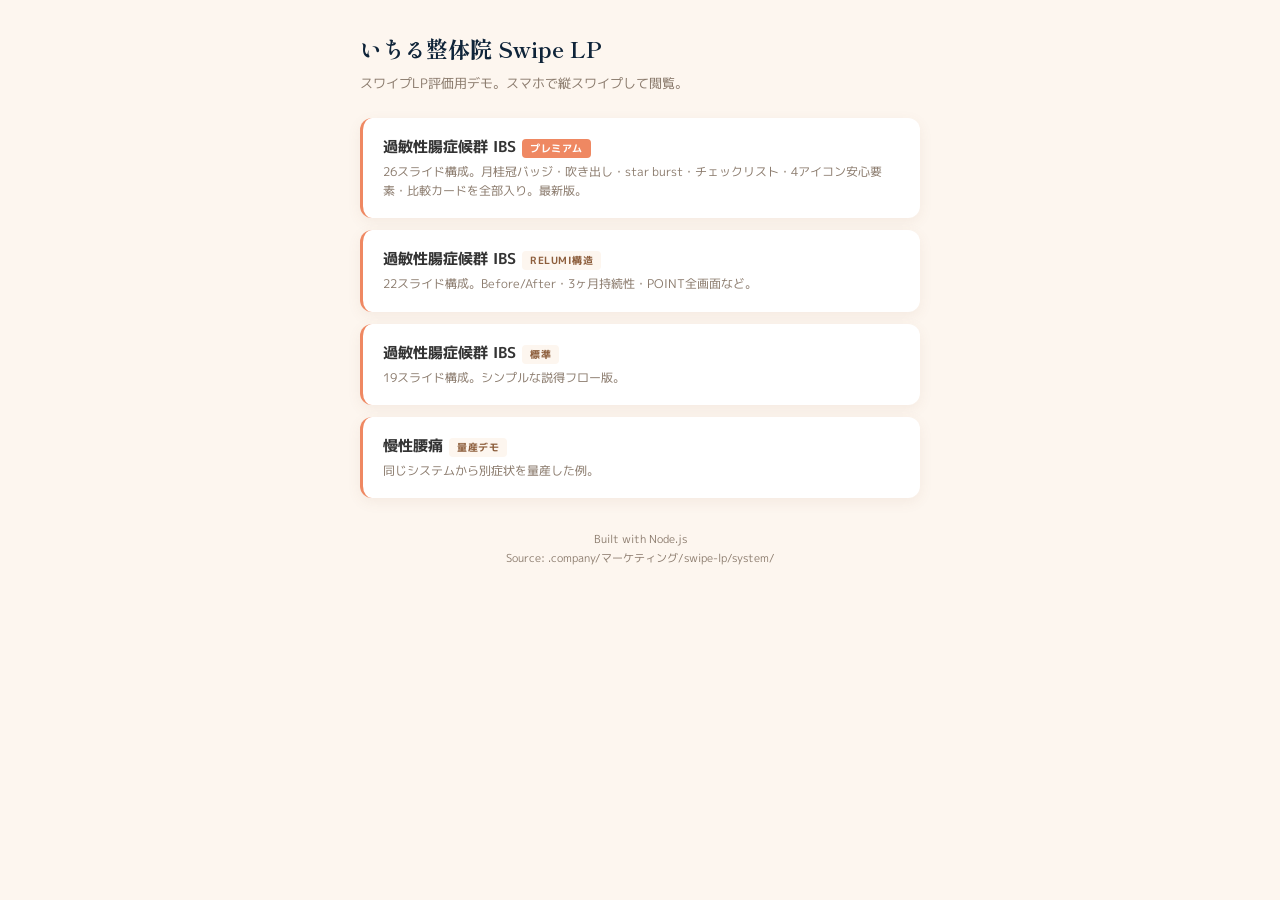
<file: index.html>
<!DOCTYPE html>
<html lang="ja">
<head>
<meta charset="UTF-8">
<meta name="viewport" content="width=device-width, initial-scale=1.0">
<title>いちる整体院 / Swipe LP Index</title>
<link href="https://fonts.googleapis.com/css2?family=M+PLUS+1p:wght@400;700;800&family=Shippori+Mincho:wght@700&display=swap" rel="stylesheet">
<style>
  * { margin:0; padding:0; box-sizing:border-box; }
  body { font-family:"M PLUS 1p", system-ui, sans-serif; background:#fdf6ef; color:#333; padding:32px 20px; min-height:100vh; }
  .wrap { max-width:560px; margin:0 auto; }
  h1 { font-family:"Shippori Mincho", serif; font-size:22px; margin-bottom:8px; color:#0f2439; }
  .sub { color:#8a7a6c; font-size:13px; margin-bottom:24px; line-height:1.7; }
  .lp { display:block; background:white; border-radius:12px; padding:18px 20px; margin-bottom:12px; text-decoration:none; color:#333; box-shadow:0 4px 14px rgba(141,94,60,0.08); border-left:3px solid #ef8862; transition:transform .15s ease; }
  .lp:active { transform:scale(0.98); }
  .lp .title { font-weight:700; font-size:15px; margin-bottom:4px; }
  .lp .desc { font-size:12px; color:#8a7a6c; line-height:1.6; }
  .lp .tag { display:inline-block; font-size:10px; padding:2px 8px; border-radius:4px; background:#fdf6ef; color:#8d5e3c; margin-left:6px; letter-spacing:0.05em; }
  .lp .tag.new { background:#ef8862; color:white; }
  footer { margin-top:32px; font-size:11px; color:#8a7a6c; text-align:center; line-height:1.7; }
</style>
</head>
<body>
<div class="wrap">
  <h1>いちる整体院 Swipe LP</h1>
  <p class="sub">スワイプLP評価用デモ。スマホで縦スワイプして閲覧。</p>

  <a class="lp" href="ibs-premium/">
    <div class="title">過敏性腸症候群 IBS<span class="tag new">プレミアム</span></div>
    <div class="desc">26スライド構成。月桂冠バッジ・吹き出し・star burst・チェックリスト・4アイコン安心要素・比較カードを全部入り。最新版。</div>
  </a>

  <a class="lp" href="ibs-relumi/">
    <div class="title">過敏性腸症候群 IBS<span class="tag">RELUMI構造</span></div>
    <div class="desc">22スライド構成。Before/After・3ヶ月持続性・POINT全画面など。</div>
  </a>

  <a class="lp" href="ibs/">
    <div class="title">過敏性腸症候群 IBS<span class="tag">標準</span></div>
    <div class="desc">19スライド構成。シンプルな説得フロー版。</div>
  </a>

  <a class="lp" href="lower-back/">
    <div class="title">慢性腰痛<span class="tag">量産デモ</span></div>
    <div class="desc">同じシステムから別症状を量産した例。</div>
  </a>

  <footer>
    Built with Node.js<br>
    Source: .company/マーケティング/swipe-lp/system/
  </footer>
</div>
</body>
</html>
</file>
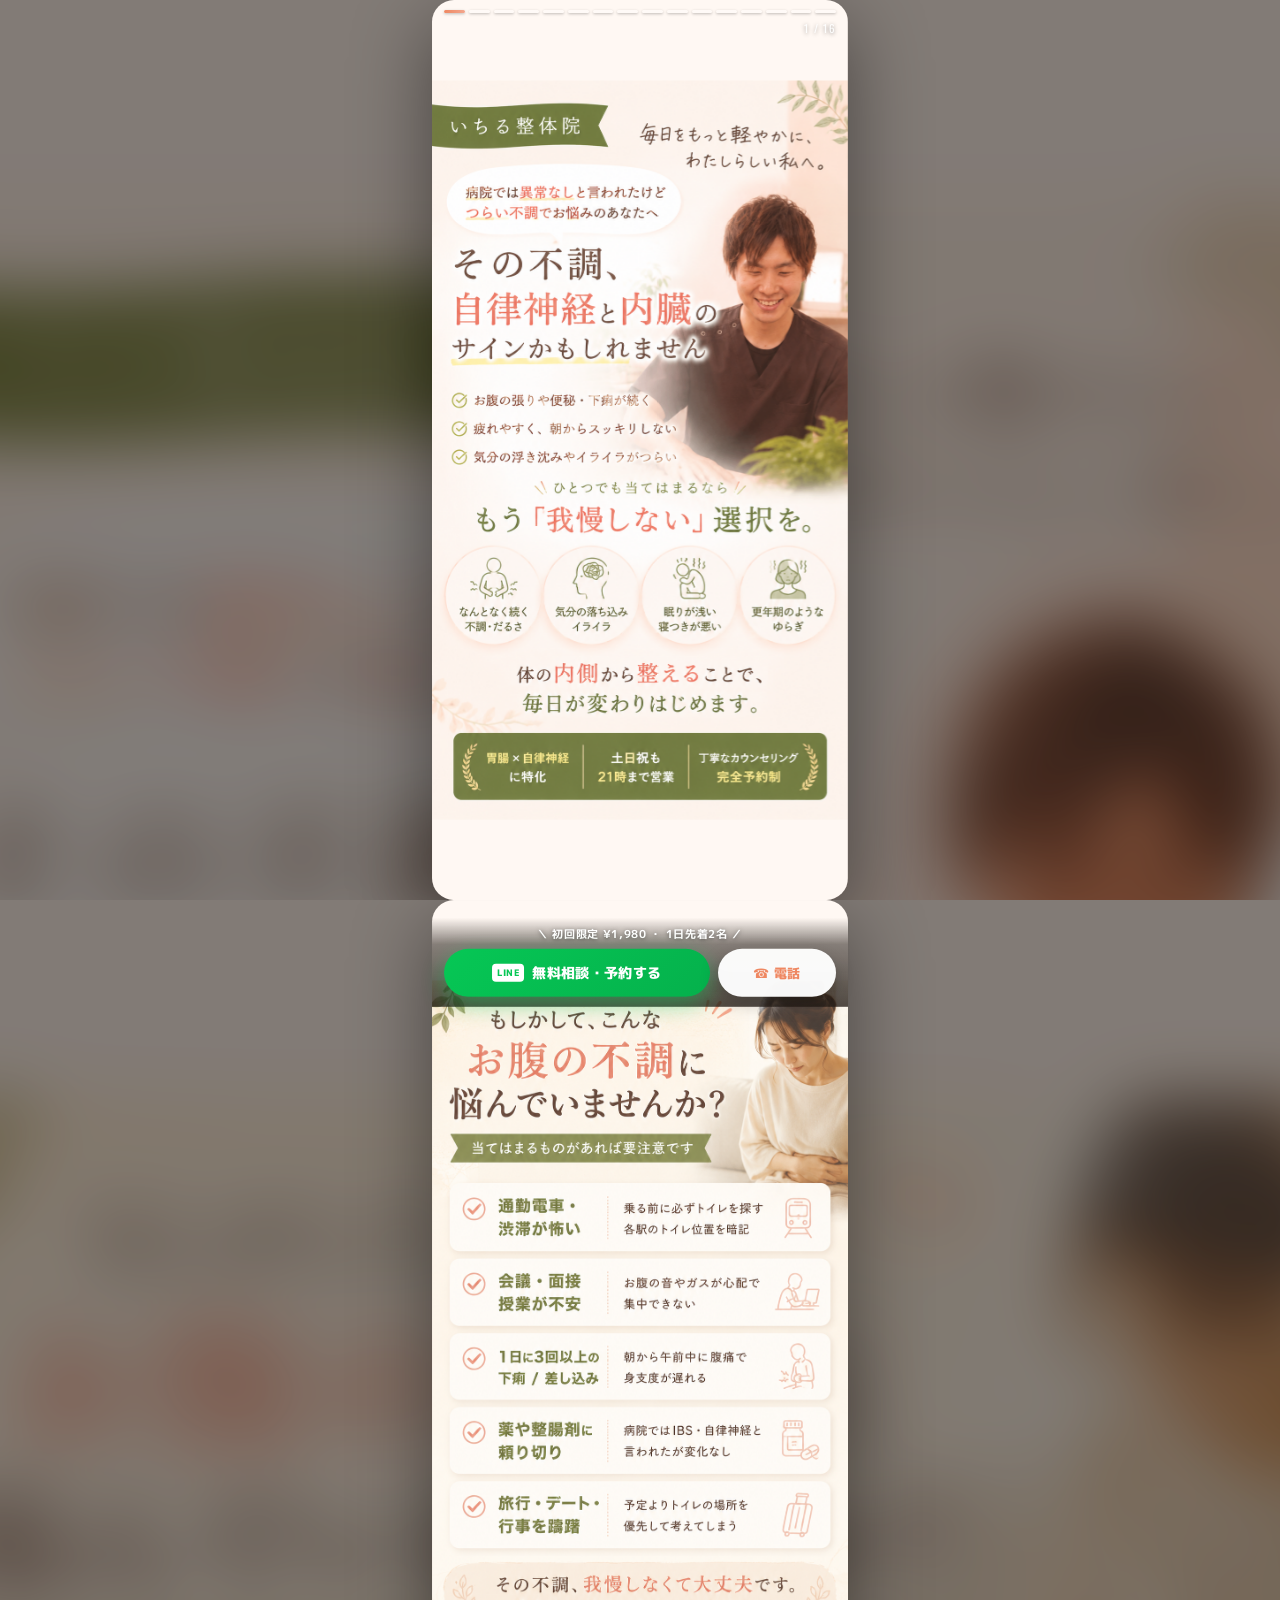
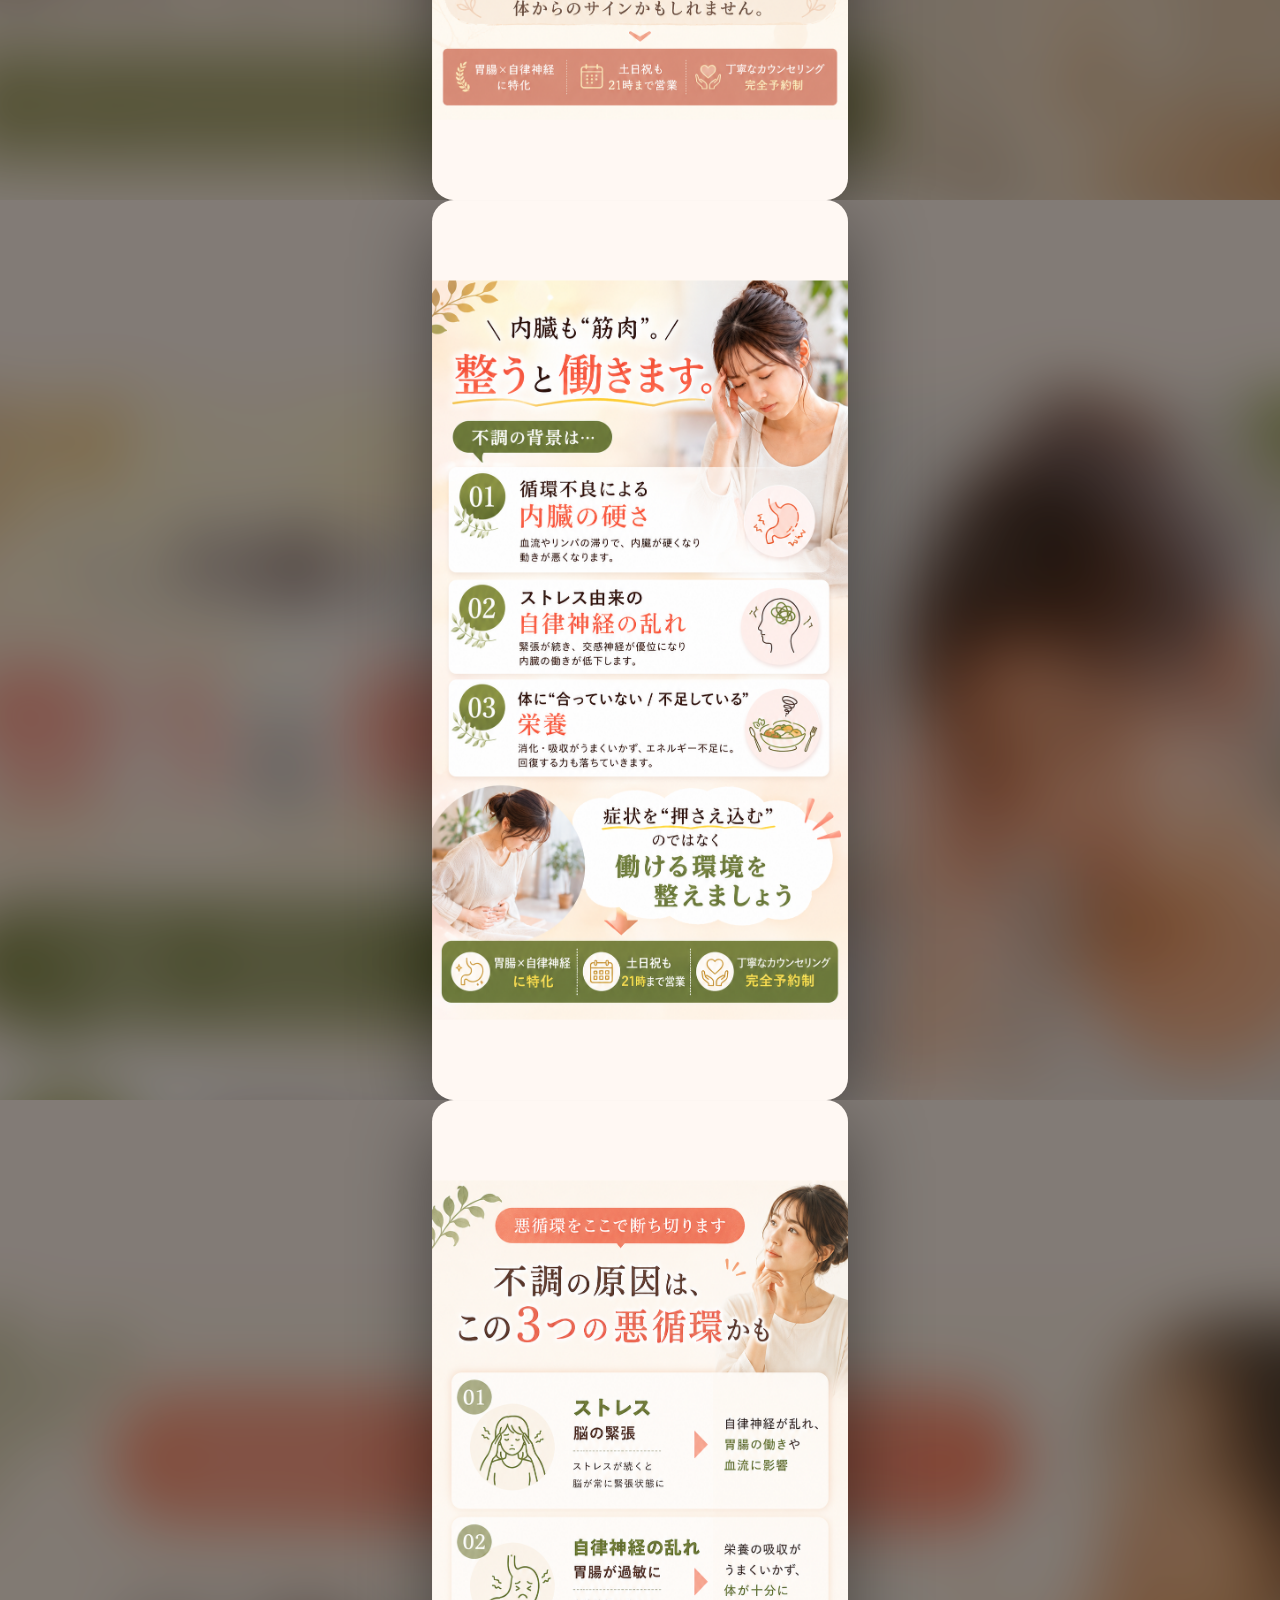
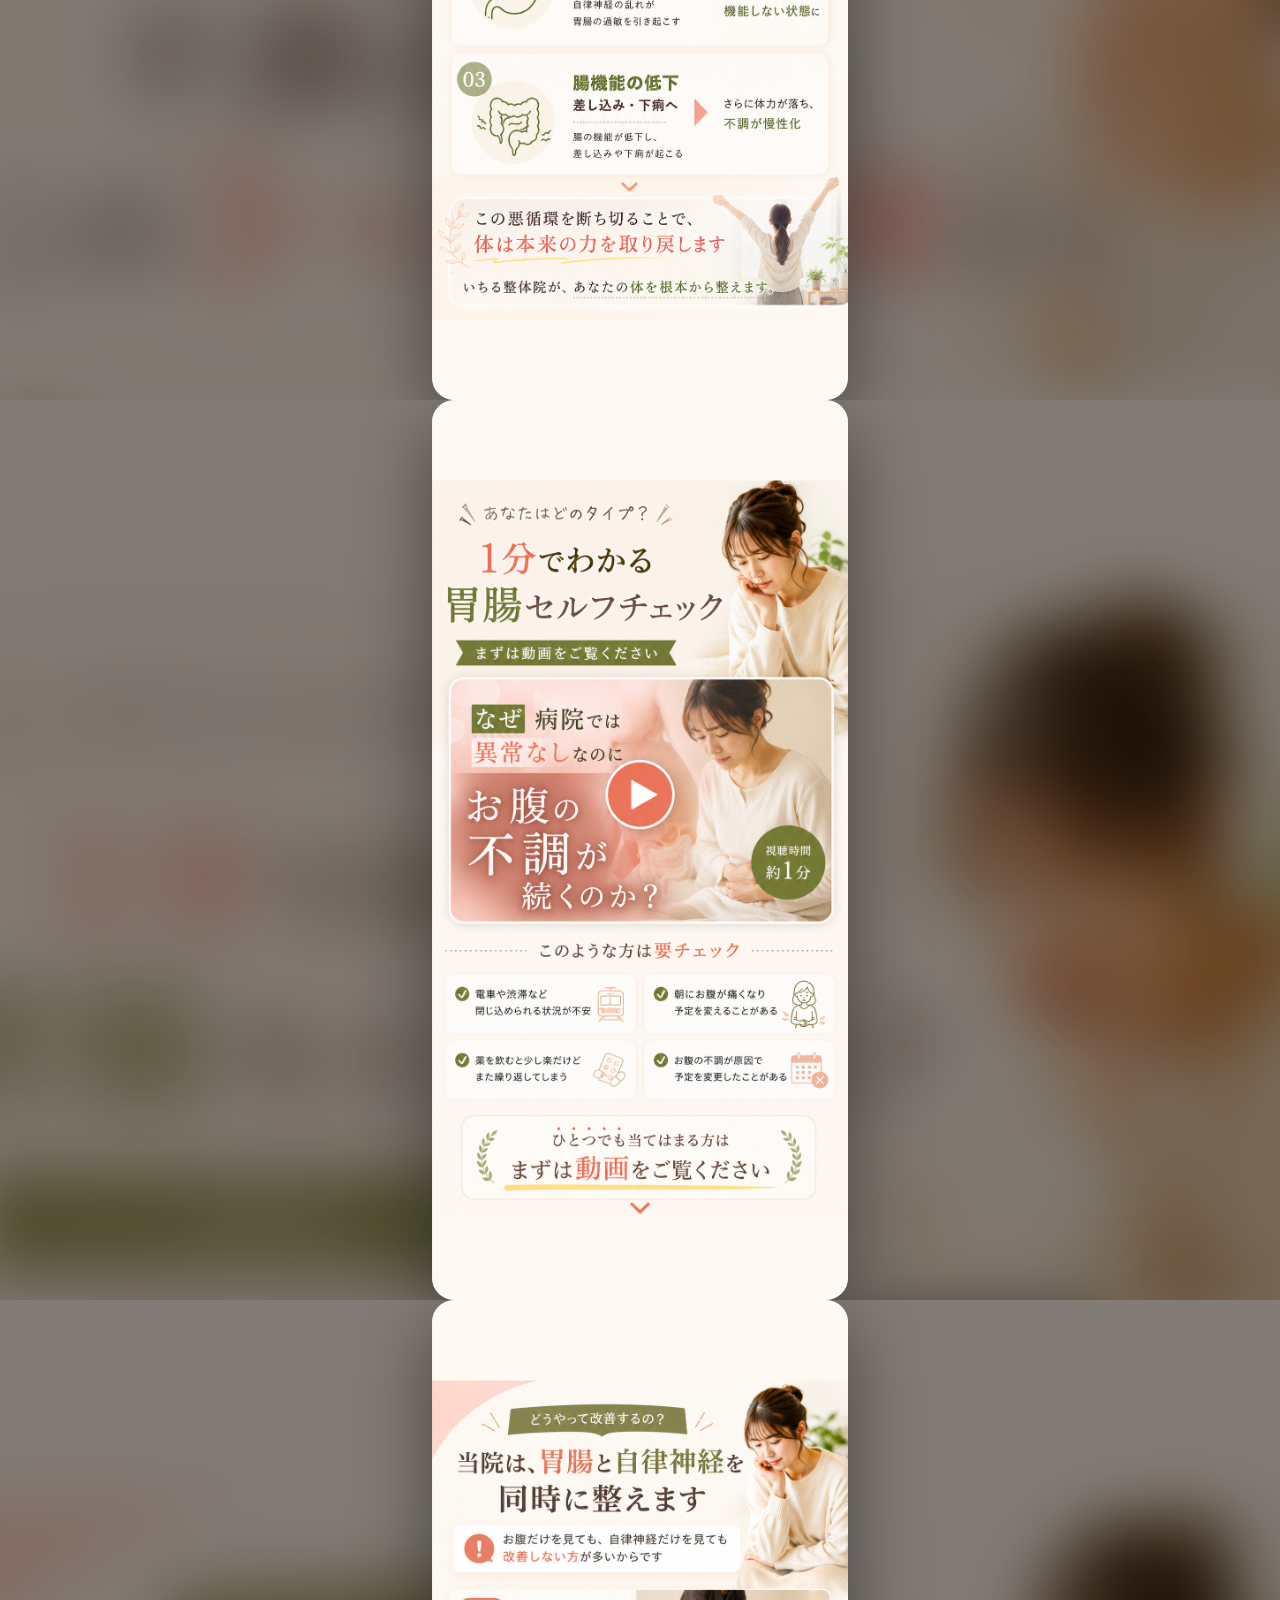
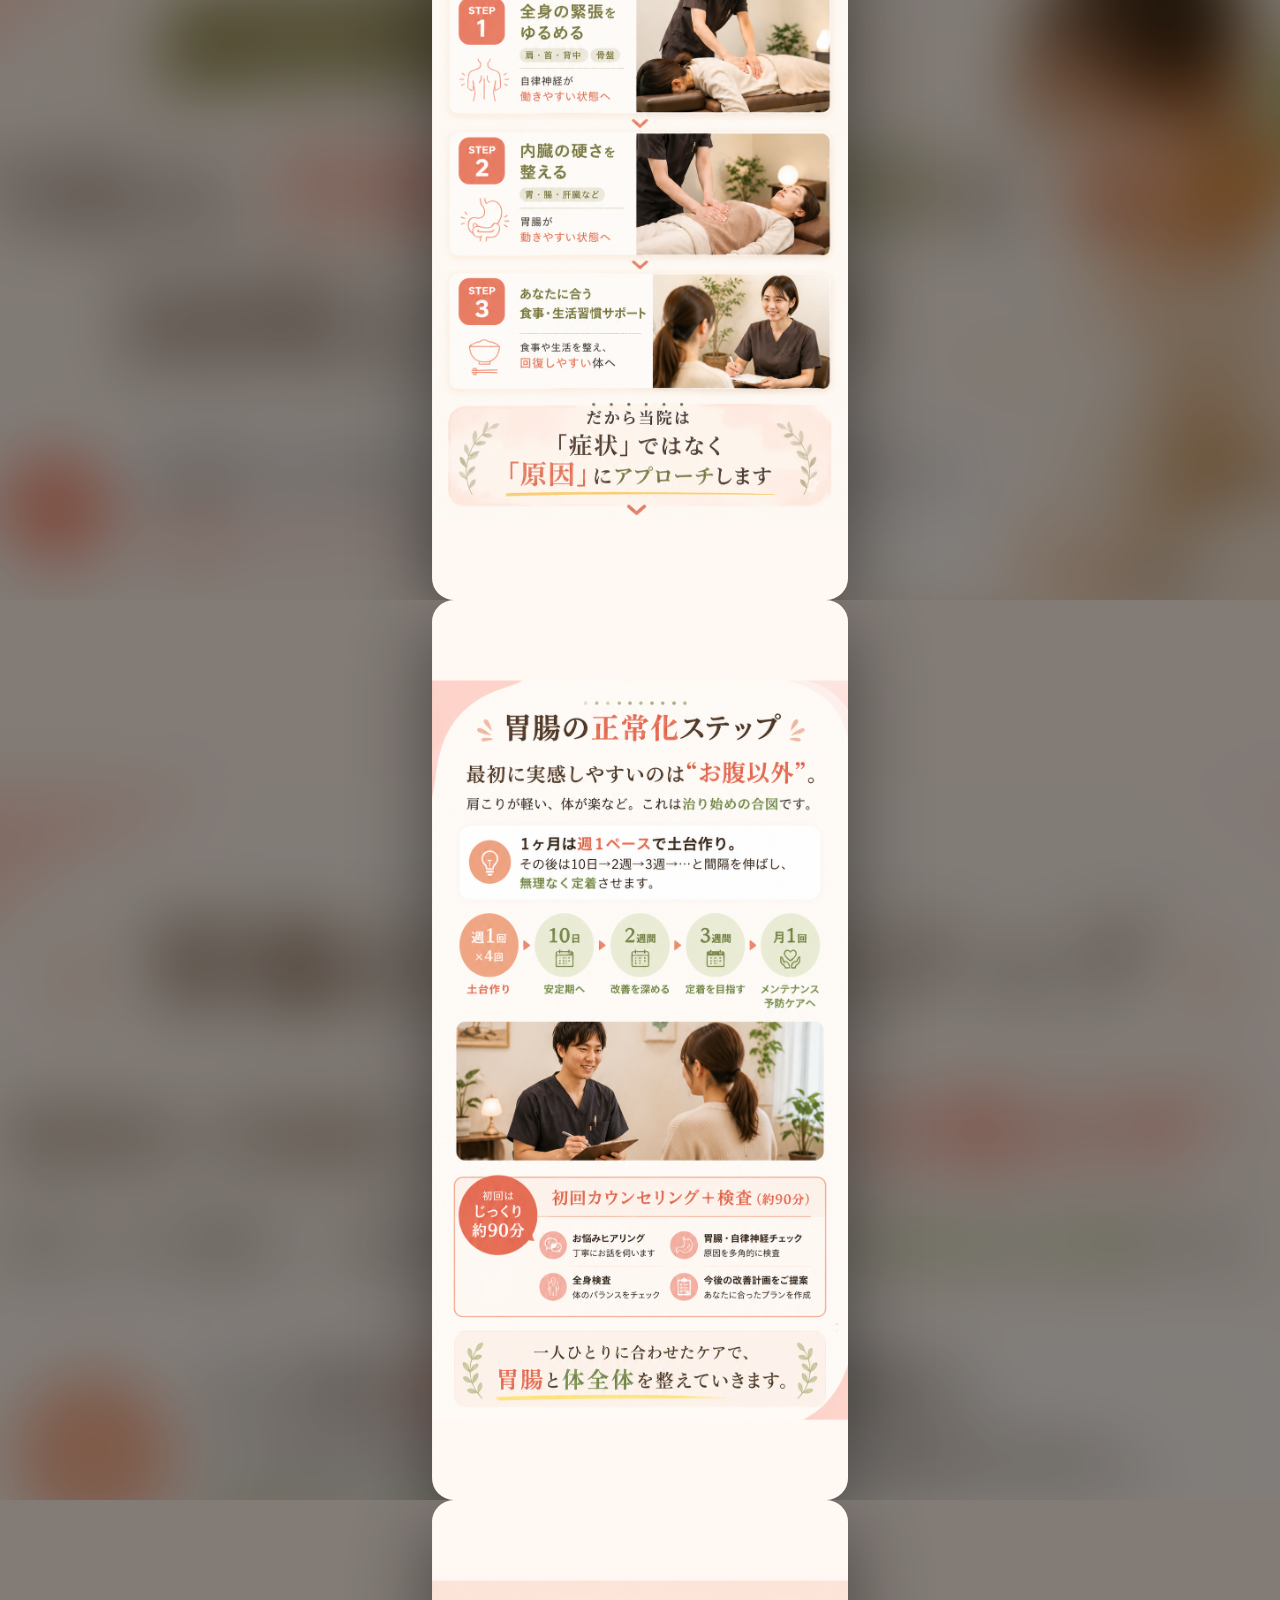
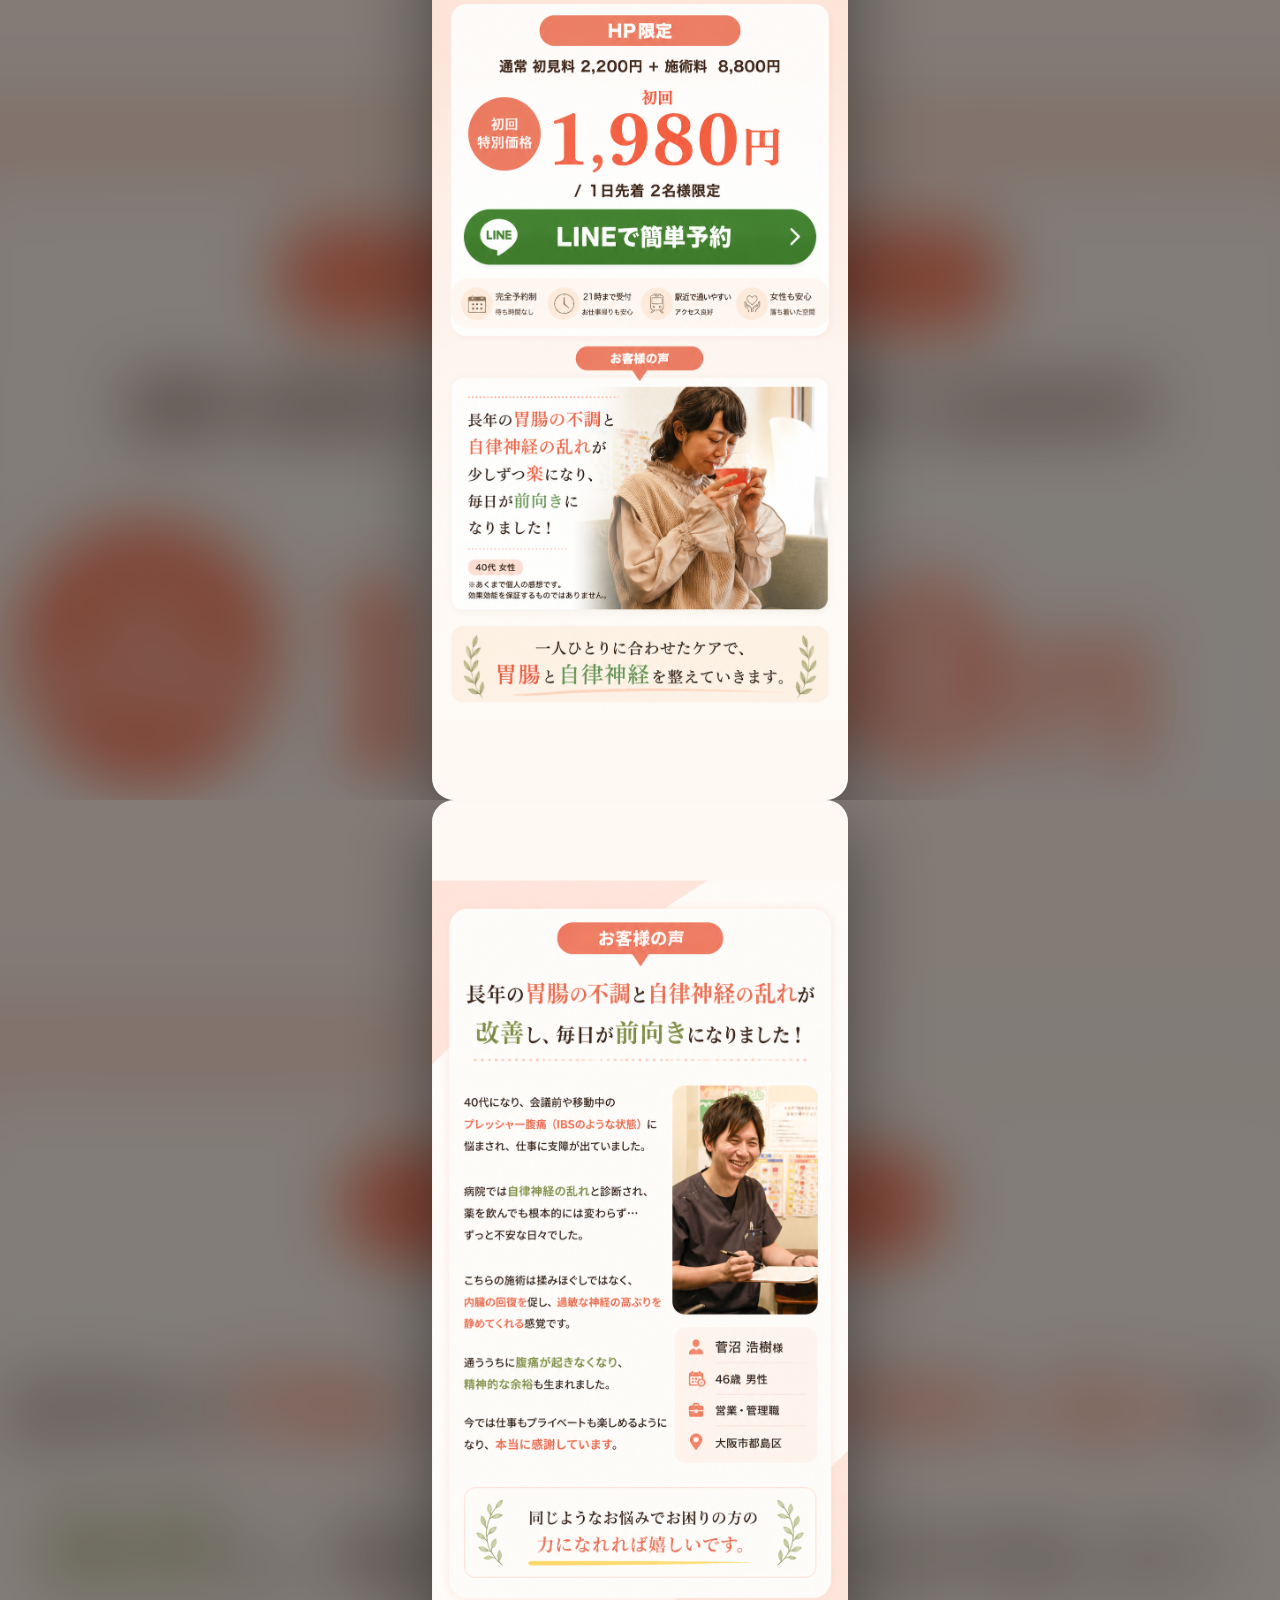
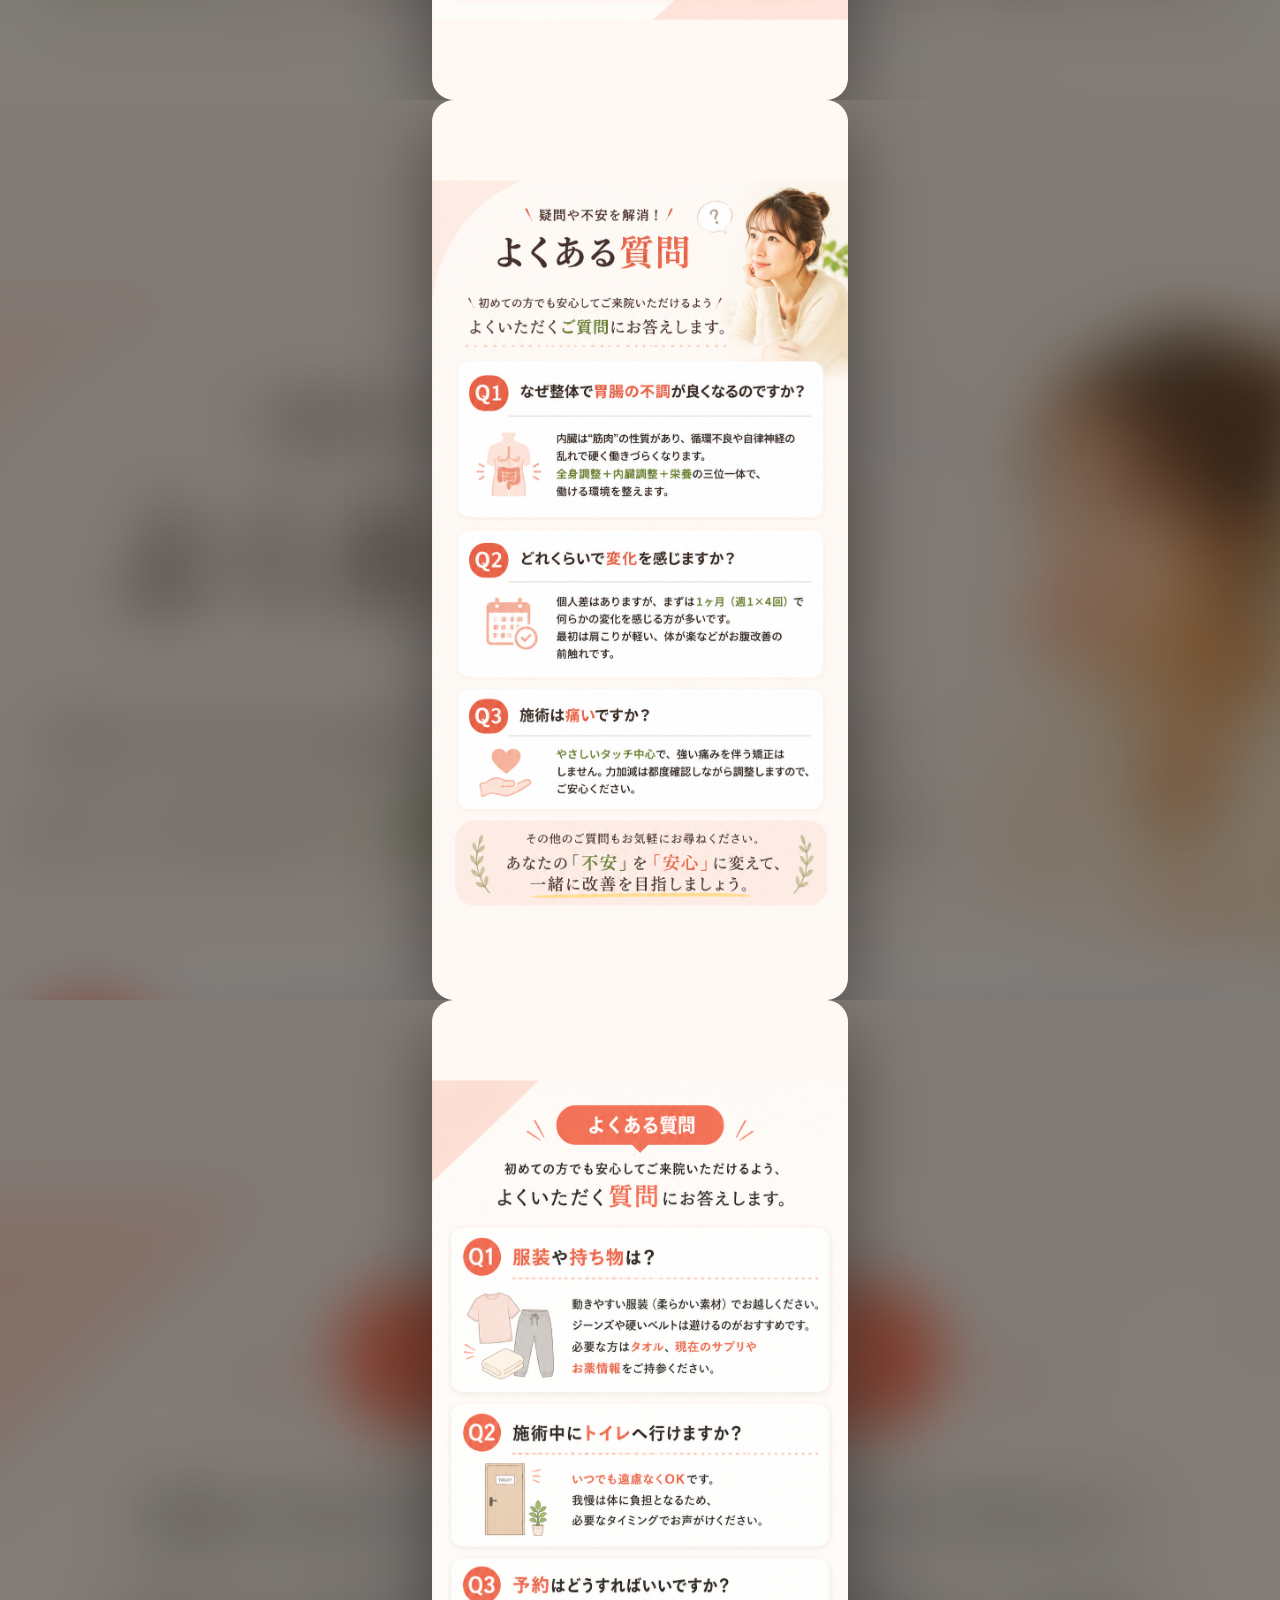
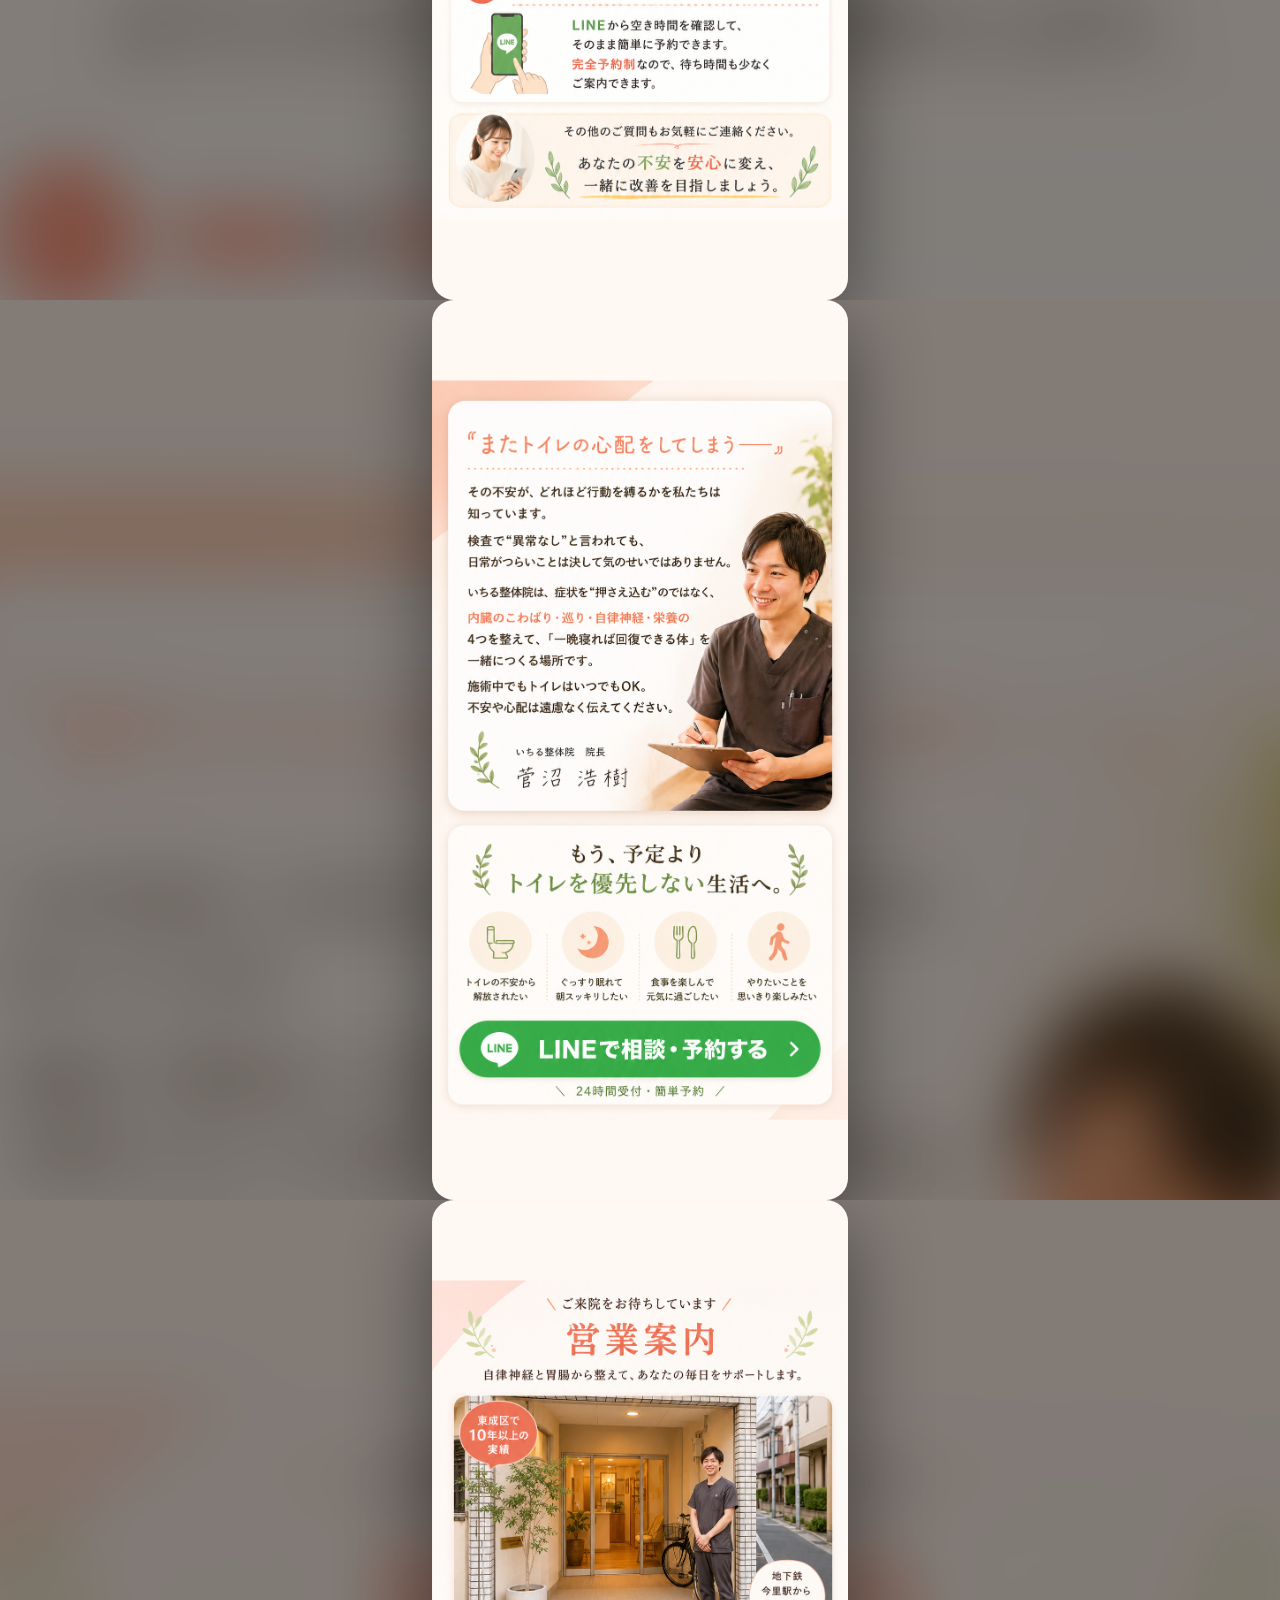
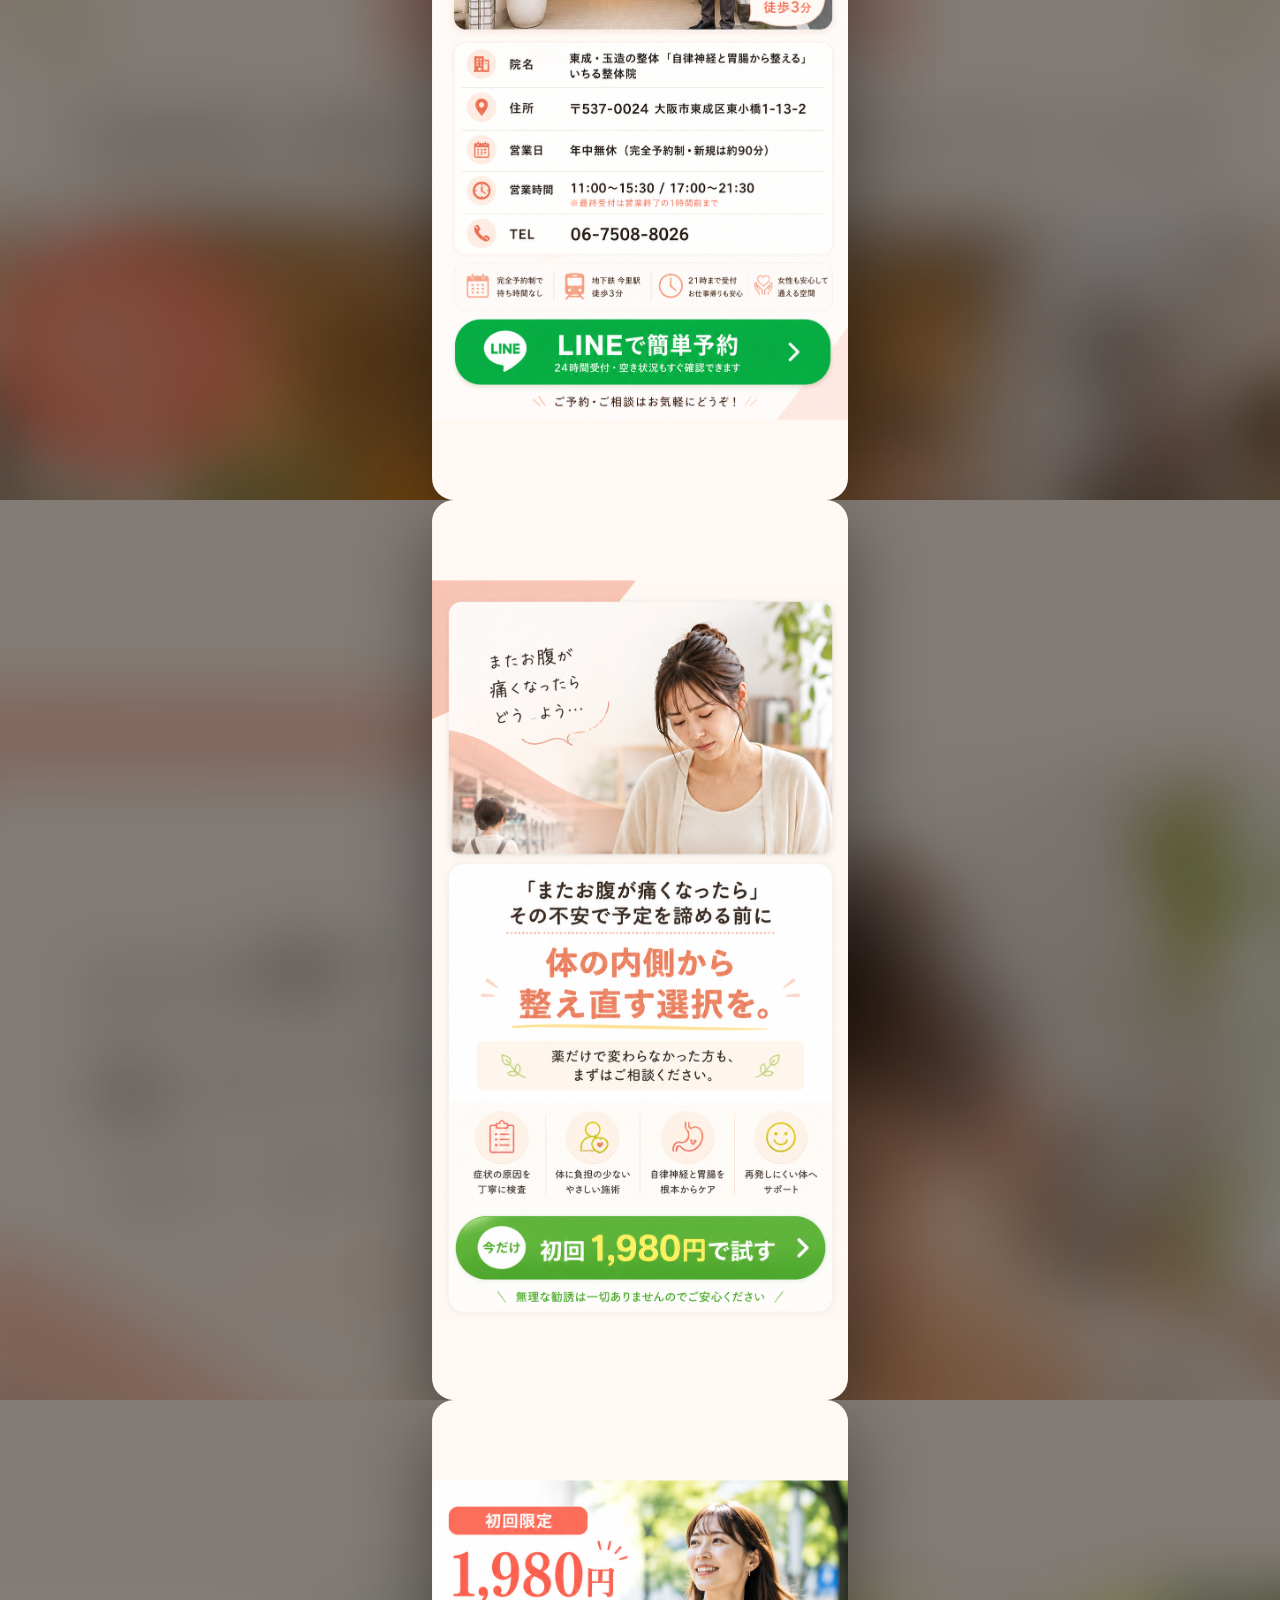
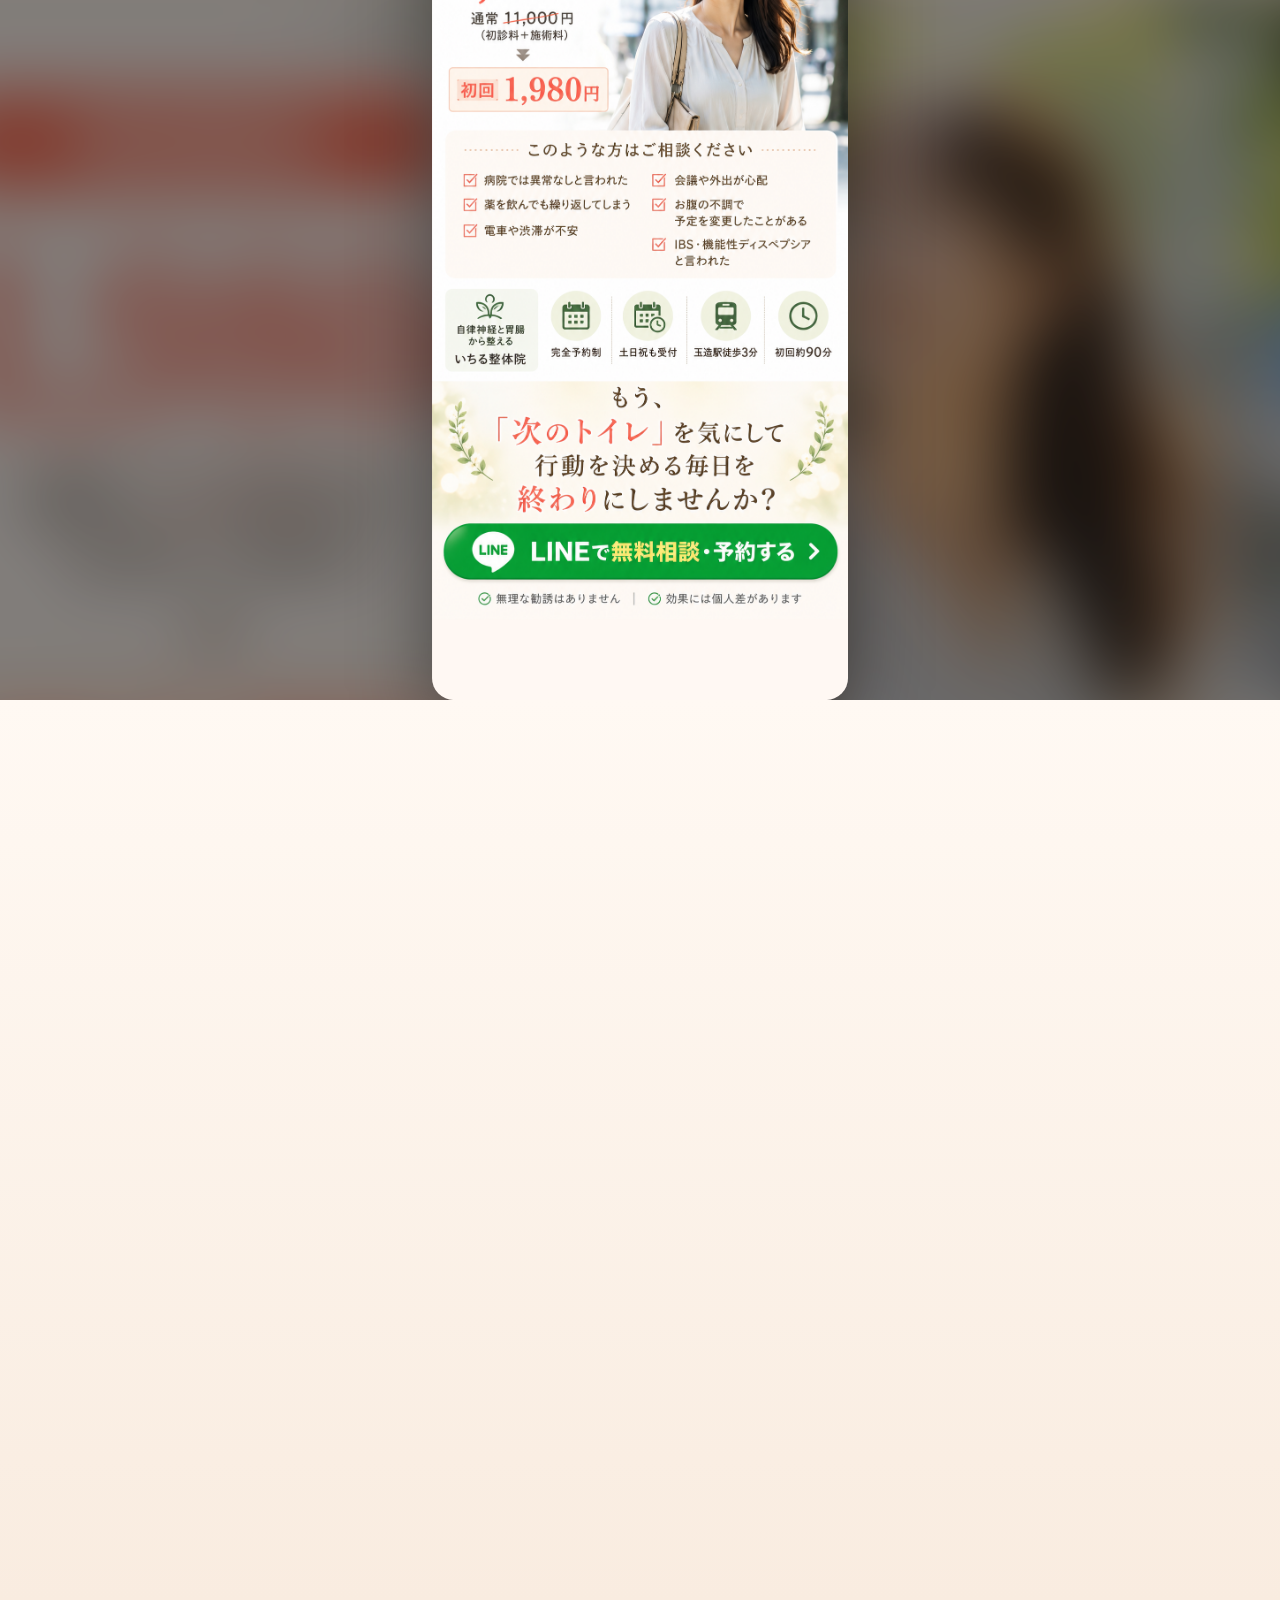
<file: ibs-story-pro/index.html>
<!DOCTYPE html>
<html lang="ja">
<head>
<meta charset="UTF-8">
<meta name="viewport" content="width=device-width, initial-scale=1.0, maximum-scale=1.0, user-scalable=no, viewport-fit=cover">
<title>胃腸・自律神経の不調でお悩みの方へ｜いちる整体院【初回¥1,980】</title>
<meta name="description" content="薬を飲んでも繰り返す胃腸・自律神経の不調へ。大阪市東成区・いちる整体院のストーリー型LP。初回限定¥1,980、LINEで簡単予約。">
<meta name="robots" content="noindex,nofollow">
<link rel="preconnect" href="https://fonts.googleapis.com">
<link rel="preconnect" href="https://fonts.gstatic.com" crossorigin>
<link href="https://fonts.googleapis.com/css2?family=M+PLUS+1p:wght@300;400;500;700;800&family=Oswald:wght@300;400;500;600;700&family=Shippori+Mincho:wght@500;700;800&display=swap" rel="stylesheet">
<link rel="stylesheet" href="../shared/styles.css">
</head>
<body>

<div class="progress" id="progress"></div>
<a href="#offer" class="floating-cta" id="floatingCta">LINEで簡単予約</a>

<div class="swiper" id="swiper">

<style>
  #progress { display: none; }
  .story-slide {
    width: 100vw; max-width: 100vw; padding: 0 !important;
    background: #221a14; justify-content: center; overflow: hidden;
  }
  .story-backdrop {
    position: absolute; inset: -48px; z-index: 0;
    background-size: cover; background-position: center top;
    filter: blur(30px) saturate(1.15) brightness(0.82);
    opacity: 0.55; transform: scale(1.1);
  }
  .story-frame {
    position: absolute; z-index: 2; left: 50vw; top: 50%;
    transform: translate(-50%, -50%);
    width: min(100vw, calc(100svh * 0.46218));
    aspect-ratio: 941 / 2036;
    overflow: hidden;
  }
  .story-img { width: 100%; height: 100%; object-fit: cover; display: block; transform-origin: 50% 30%; }
  .story-slide.is-active .story-img { animation: storyKenburns 7s ease-out forwards; }
  @keyframes storyKenburns { from { transform: scale(1.022); } to { transform: scale(1); } }
  @media (min-width: 521px) {
    .story-frame { border-radius: 22px; box-shadow: 0 24px 80px rgba(0,0,0,0.45); }
  }

  /* --- story top progress (segmented) --- */
  .story-progress {
    position: fixed; top: max(env(safe-area-inset-top), 10px); left: 50%;
    transform: translateX(-50%);
    width: min(100vw - 24px, calc(100svh * 0.46218 - 24px));
    display: flex; gap: 4px; z-index: 60; pointer-events: none;
  }
  .story-progress i {
    flex: 1; height: 3px; border-radius: 2px;
    background: rgba(255,255,255,0.32);
    box-shadow: 0 1px 3px rgba(0,0,0,0.25);
    overflow: hidden; position: relative;
  }
  .story-progress i::after {
    content: ""; position: absolute; inset: 0;
    background: linear-gradient(90deg, var(--coral), var(--pink));
    transform: scaleX(0); transform-origin: left;
    transition: transform 0.35s ease;
  }
  .story-progress i.done::after { transform: scaleX(1); }
  .story-counter {
    position: fixed; top: calc(max(env(safe-area-inset-top), 10px) + 10px);
    right: max(calc((100vw - min(100vw, calc(100svh * 0.46218))) / 2 + 12px), 12px);
    z-index: 60; pointer-events: none;
    color: rgba(255,255,255,0.92); font-size: 11px; letter-spacing: 0.12em;
    text-shadow: 0 1px 4px rgba(0,0,0,0.45);
  }

  /* --- sticky conversion bar --- */
  .story-bar {
    position: fixed; left: 50%; transform: translate(-50%, 120%);
    bottom: 0; z-index: 55;
    width: min(100vw, calc(100svh * 0.46218));
    padding: 8px 12px calc(max(env(safe-area-inset-bottom), 10px)) 12px;
    background: linear-gradient(180deg, rgba(34,26,20,0) 0%, rgba(34,26,20,0.55) 30%, rgba(34,26,20,0.78) 100%);
    transition: transform 0.4s cubic-bezier(0.22, 1, 0.36, 1);
    pointer-events: none;
  }
  .story-bar.show { transform: translate(-50%, 0); pointer-events: auto; }
  .story-bar-note {
    text-align: center; color: #fff; font-size: 11px; font-weight: 700;
    letter-spacing: 0.06em; margin-bottom: 6px;
    text-shadow: 0 1px 4px rgba(0,0,0,0.5);
  }
  .story-bar-btns { display: flex; gap: 8px; }
  .sb-line {
    flex: 2.4; display: flex; align-items: center; justify-content: center; gap: 8px;
    background: linear-gradient(135deg, #06C755 0%, #05b14c 100%);
    color: #fff; text-decoration: none; font-weight: 800; font-size: 14px;
    padding: 14px 10px; border-radius: 999px;
    box-shadow: 0 8px 22px rgba(6, 199, 85, 0.45);
    animation: sbPulse 2.2s ease-in-out infinite;
  }
  .sb-line .sb-badge {
    background: #fff; color: #06C755; font-size: 9px; font-weight: 800;
    border-radius: 4px; padding: 2px 5px; letter-spacing: 0.05em;
  }
  @keyframes sbPulse {
    0%, 100% { box-shadow: 0 8px 22px rgba(6,199,85,0.45); transform: scale(1); }
    50% { box-shadow: 0 8px 30px rgba(6,199,85,0.7); transform: scale(1.02); }
  }
  .sb-tel {
    flex: 1; display: flex; align-items: center; justify-content: center;
    background: rgba(255,255,255,0.96); color: var(--coral);
    text-decoration: none; font-weight: 800; font-size: 13px;
    padding: 14px 8px; border-radius: 999px;
    box-shadow: 0 6px 18px rgba(0,0,0,0.25);
  }

  /* --- first-slide hint --- */
  .story-hint {
    position: fixed; bottom: calc(max(env(safe-area-inset-bottom), 14px) + 8px);
    left: 50%; transform: translateX(-50%); z-index: 56;
    color: #fff; font-size: 11px; letter-spacing: 0.25em; text-align: center;
    text-shadow: 0 1px 6px rgba(0,0,0,0.55);
    animation: bob 1.6s ease-in-out infinite;
    transition: opacity 0.4s ease; pointer-events: none;
  }
  .story-hint .chev {
    display: block; margin: 0 auto 6px; width: 10px; height: 10px;
    border-right: 2px solid currentColor; border-bottom: 2px solid currentColor;
    transform: rotate(45deg);
  }
  .story-hint.hide { opacity: 0; animation: none; visibility: hidden; }
</style>
<section class="slide story-slide" data-hide-floating-cta="true">
  <div class="story-backdrop" style="background-image:url('../shared/images/ibs-story-v2-web-01.png')"></div>
  <div class="story-frame">
    <img class="story-img" src="../shared/images/ibs-story-v2-web-01.png" alt="胃腸と自律神経に特化したいちる整体院のファーストビュー" decoding="async">
    
  </div>
</section>

<section class="slide story-slide" data-hide-floating-cta="true">
  <div class="story-backdrop" style="background-image:url('../shared/images/ibs-story-v2-web-02.png')"></div>
  <div class="story-frame">
    <img class="story-img" src="../shared/images/ibs-story-v2-web-02.png" alt="お腹の不調チェック" decoding="async">
    
  </div>
</section>

<section class="slide story-slide" data-hide-floating-cta="true">
  <div class="story-backdrop" style="background-image:url('../shared/images/ibs-story-v2-web-03.png')"></div>
  <div class="story-frame">
    <img class="story-img" src="../shared/images/ibs-story-v2-web-03.png" alt="不調の背景は内臓の硬さや自律神経の乱れ" decoding="async">
    
  </div>
</section>

<section class="slide story-slide" data-hide-floating-cta="true">
  <div class="story-backdrop" style="background-image:url('../shared/images/ibs-story-v2-web-04.png')"></div>
  <div class="story-frame">
    <img class="story-img" src="../shared/images/ibs-story-v2-web-04.png" alt="胃腸不調の悪循環を断ち切る説明" decoding="async" loading="lazy">
    
  </div>
</section>

<section class="slide story-slide" data-hide-floating-cta="true">
  <div class="story-backdrop" style="background-image:url('../shared/images/ibs-story-v2-web-05.png')"></div>
  <div class="story-frame">
    <img class="story-img" src="../shared/images/ibs-story-v2-web-05.png" alt="胃腸セルフチェック" decoding="async" loading="lazy">
    
  </div>
</section>

<section class="slide story-slide" data-hide-floating-cta="true">
  <div class="story-backdrop" style="background-image:url('../shared/images/ibs-story-v2-web-06.png')"></div>
  <div class="story-frame">
    <img class="story-img" src="../shared/images/ibs-story-v2-web-06.png" alt="1ヶ月集中プログラム" decoding="async" loading="lazy">
    
  </div>
</section>

<section class="slide story-slide" data-hide-floating-cta="true">
  <div class="story-backdrop" style="background-image:url('../shared/images/ibs-story-v2-web-07.png')"></div>
  <div class="story-frame">
    <img class="story-img" src="../shared/images/ibs-story-v2-web-07.png" alt="胃腸正常化のステップ" decoding="async" loading="lazy">
    
  </div>
</section>

<section class="slide story-slide" data-hide-floating-cta="true">
  <div class="story-backdrop" style="background-image:url('../shared/images/ibs-story-v2-web-08.png')"></div>
  <div class="story-frame">
    <img class="story-img" src="../shared/images/ibs-story-v2-web-08.png" alt="初回限定オファーとお客様の声" decoding="async" loading="lazy">
    <a class="hotspot" href="https://lin.ee/0MFgQci" style="left:7%;top:32%;width:86%;height:9%;" aria-label="LINEで簡単予約"></a>
  </div>
</section>

<section class="slide story-slide" data-hide-floating-cta="true">
  <div class="story-backdrop" style="background-image:url('../shared/images/ibs-story-v2-web-09.png')"></div>
  <div class="story-frame">
    <img class="story-img" src="../shared/images/ibs-story-v2-web-09.png" alt="お客様の声" decoding="async" loading="lazy">
    
  </div>
</section>

<section class="slide story-slide" data-hide-floating-cta="true">
  <div class="story-backdrop" style="background-image:url('../shared/images/ibs-story-v2-web-10.png')"></div>
  <div class="story-frame">
    <img class="story-img" src="../shared/images/ibs-story-v2-web-10.png" alt="よくある質問" decoding="async" loading="lazy">
    
  </div>
</section>

<section class="slide story-slide" data-hide-floating-cta="true">
  <div class="story-backdrop" style="background-image:url('../shared/images/ibs-story-v2-web-11.png')"></div>
  <div class="story-frame">
    <img class="story-img" src="../shared/images/ibs-story-v2-web-11.png" alt="よくある質問続き" decoding="async" loading="lazy">
    
  </div>
</section>

<section class="slide story-slide" data-hide-floating-cta="true">
  <div class="story-backdrop" style="background-image:url('../shared/images/ibs-story-v2-web-12.png')"></div>
  <div class="story-frame">
    <img class="story-img" src="../shared/images/ibs-story-v2-web-12.png" alt="院長メッセージ" decoding="async" loading="lazy">
    
  </div>
</section>

<section class="slide story-slide" data-hide-floating-cta="true">
  <div class="story-backdrop" style="background-image:url('../shared/images/ibs-story-v2-web-13.png')"></div>
  <div class="story-frame">
    <img class="story-img" src="../shared/images/ibs-story-v2-web-13.png" alt="営業案内とアクセス" decoding="async" loading="lazy">
    
  </div>
</section>

<section class="slide story-slide" data-hide-floating-cta="true">
  <div class="story-backdrop" style="background-image:url('../shared/images/ibs-story-v2-web-14.png')"></div>
  <div class="story-frame">
    <img class="story-img" src="../shared/images/ibs-story-v2-web-14.png" alt="最終共感CTA" decoding="async" loading="lazy">
    
  </div>
</section>

<section class="slide story-slide" data-hide-floating-cta="true" data-hide-story-bar="true">
  <div class="story-backdrop" style="background-image:url('../shared/images/ibs-story-v2-web-15.png')"></div>
  <div class="story-frame">
    <img class="story-img" src="../shared/images/ibs-story-v2-web-15.png" alt="最終予約CTA" decoding="async" loading="lazy">
    <a class="hotspot" href="https://lin.ee/0MFgQci" style="left:4%;top:79.5%;width:92%;height:9%;" aria-label="LINEで無料相談・予約する"></a>
  </div>
</section>
<div class="story-progress" id="storyProgress" aria-hidden="true"></div>
<div class="story-counter oswald" id="storyCounter"></div>
<div class="story-hint" id="storyHint"><span class="chev"></span>スワイプで読みすすめる</div>
<div class="story-bar" id="storyBar">
  <div class="story-bar-note">＼ 初回限定 ¥1,980 ・ 1日先着2名 ／</div>
  <div class="story-bar-btns">
    <a class="sb-line" href="https://lin.ee/0MFgQci"><span class="sb-badge">LINE</span>無料相談・予約する</a>
    <a class="sb-tel" href="tel:0675088026">☎ 電話</a>
  </div>
</div>
<script>
document.addEventListener('DOMContentLoaded', () => {
  const slides = Array.from(document.querySelectorAll('.slide'));
  const seg = document.getElementById('storyProgress');
  const counter = document.getElementById('storyCounter');
  const bar = document.getElementById('storyBar');
  const hintEl = document.getElementById('storyHint');
  let current = 0, moved = false;

  slides.forEach(() => seg.appendChild(document.createElement('i')));
  const segs = seg.querySelectorAll('i');

  const imgs = slides.map((s) => s.querySelector('.story-img')?.getAttribute('src')).filter(Boolean);
  const prefetched = new Set();
  const prefetch = (i) => {
    [i + 1, i + 2].forEach((j) => {
      if (imgs[j] && !prefetched.has(j)) { prefetched.add(j); const im = new Image(); im.src = imgs[j]; }
    });
  };

  const update = (i) => {
    if (i !== current) { moved = true; hintEl?.classList.add('hide'); try { navigator.vibrate && navigator.vibrate(6); } catch (_) {} }
    current = i;
    segs.forEach((el, j) => el.classList.toggle('done', j <= i));
    counter.textContent = (i + 1) + ' / ' + slides.length;
    const s = slides[i];
    const hideBar = i < 1 || s.dataset.hideStoryBar === 'true' || s.classList.contains('s-cta');
    bar.classList.toggle('show', !hideBar);
    prefetch(i);
  };

  const io = new IntersectionObserver((entries) => {
    entries.forEach((e) => {
      if (e.isIntersecting && e.intersectionRatio > 0.6) update(slides.indexOf(e.target));
    });
  }, { threshold: [0.6] });
  slides.forEach((s) => io.observe(s));
  update(0);

  const go = (dir) => {
    const next = Math.min(Math.max(current + dir, 0), slides.length - 1);
    if (next !== current) slides[next].scrollIntoView({ behavior: 'smooth' });
  };

  document.addEventListener('click', (e) => {
    if (e.target.closest('a, button, .story-bar')) return;
    if (!e.target.closest('.story-slide')) return;
    go(e.clientX / window.innerWidth < 0.25 ? -1 : 1);
  });

  document.addEventListener('keydown', (e) => {
    if (['ArrowDown', 'PageDown', ' '].includes(e.key)) { e.preventDefault(); go(1); }
    if (['ArrowUp', 'PageUp'].includes(e.key)) { e.preventDefault(); go(-1); }
  });

  setTimeout(() => { if (!moved) hintEl?.classList.remove('hide'); }, 600);
});
</script>

<section class="slide s-cta" id="cta" data-hide-floating-cta="true">
  
  <h2 class="cta-h mincho reveal">「次のトイレ」を気にしない毎日へ、<br>最初の一歩を。</h2>
  <p class="cta-sub reveal d1">つらさは、我慢するものではなく<br>整えていけるものです。<br>まずはLINEでお気軽にご相談ください。</p>
  <a href="https://lin.ee/0MFgQci" class="cta-btn cta-primary reveal d2">▶ LINEで予約する（24時間OK）</a><a href="tel:0675088026" class="cta-btn cta-secondary reveal d3">☎ 電話で予約 06-7508-8026</a>
  <p class="cta-info reveal d5"><strong>大阪市東成区</strong> / 玉造駅 徒歩3分<br>21時まで受付 / 土日祝も営業</p>
</section>
</div>

<script async src="https://ichiru-crm.vercel.app/api/clicks/script"></script>
<script src="../shared/runtime.js"></script>
</body>
</html>
</file>
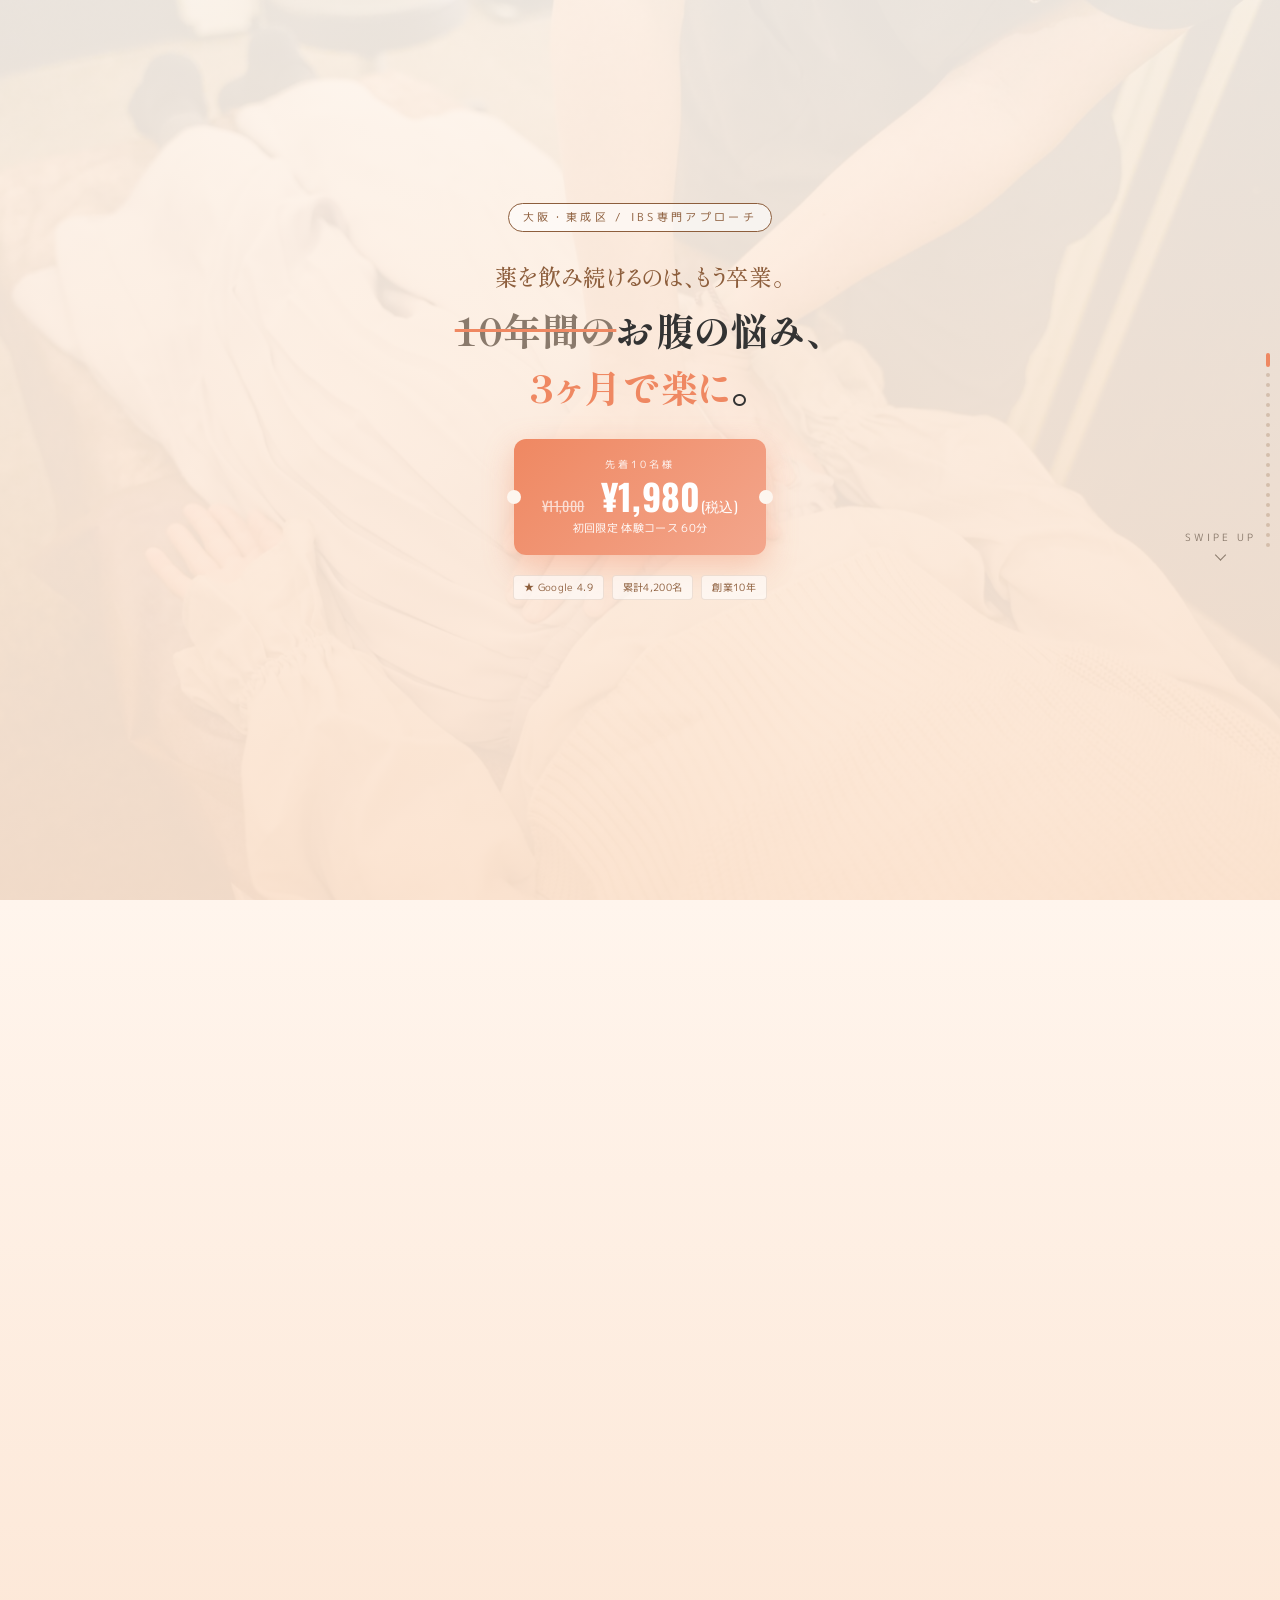
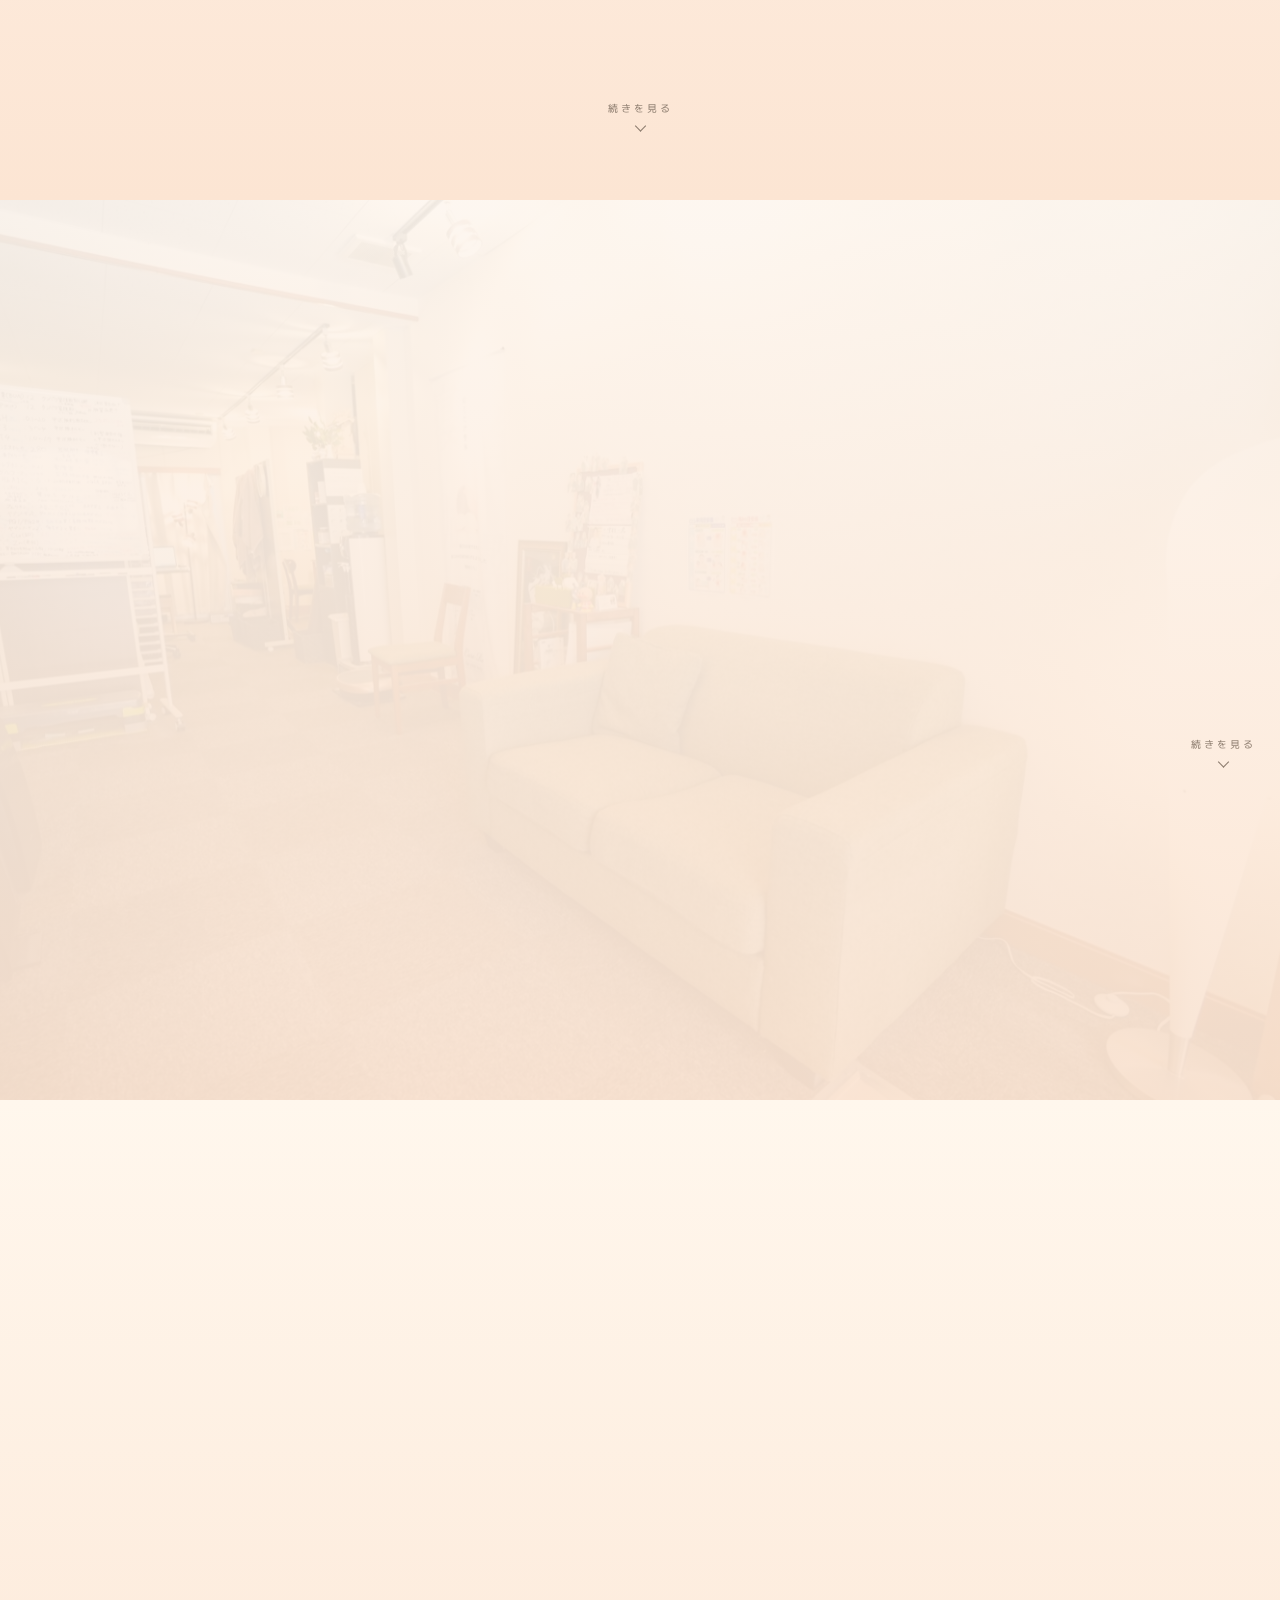
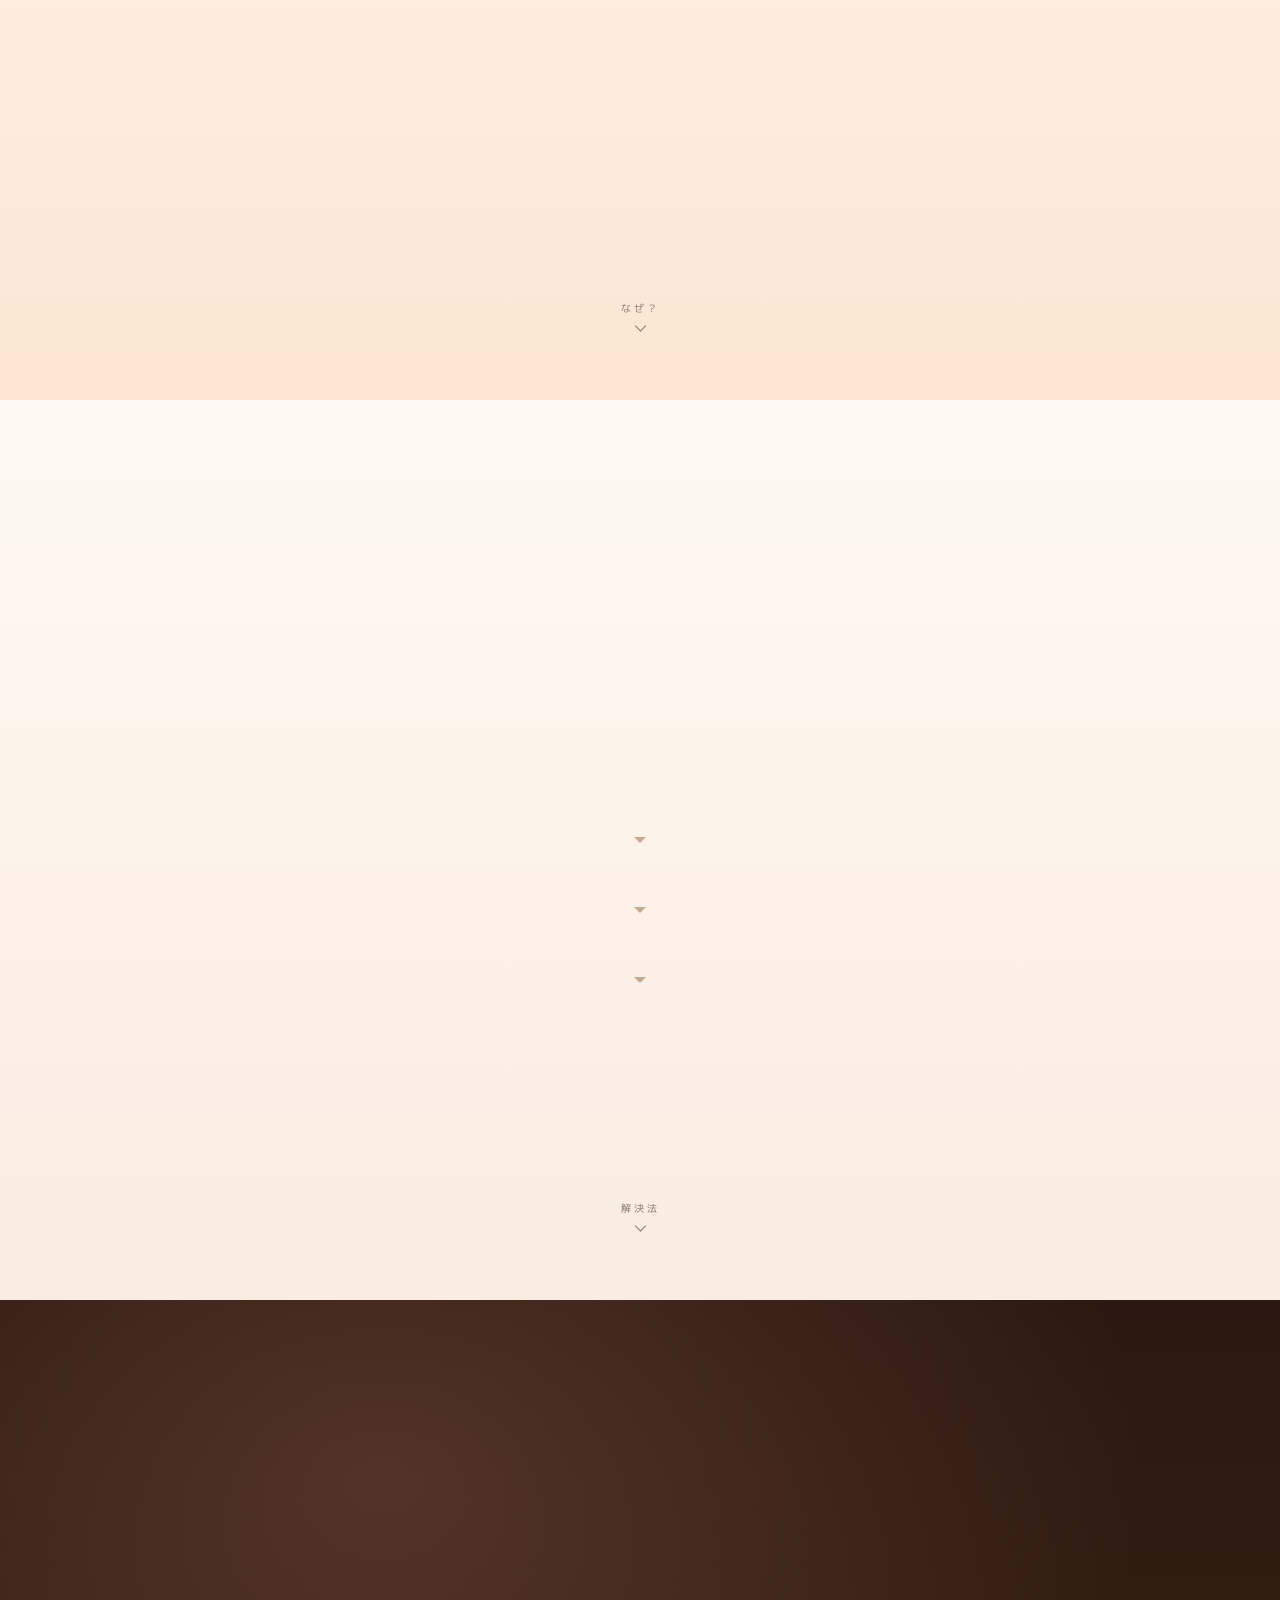
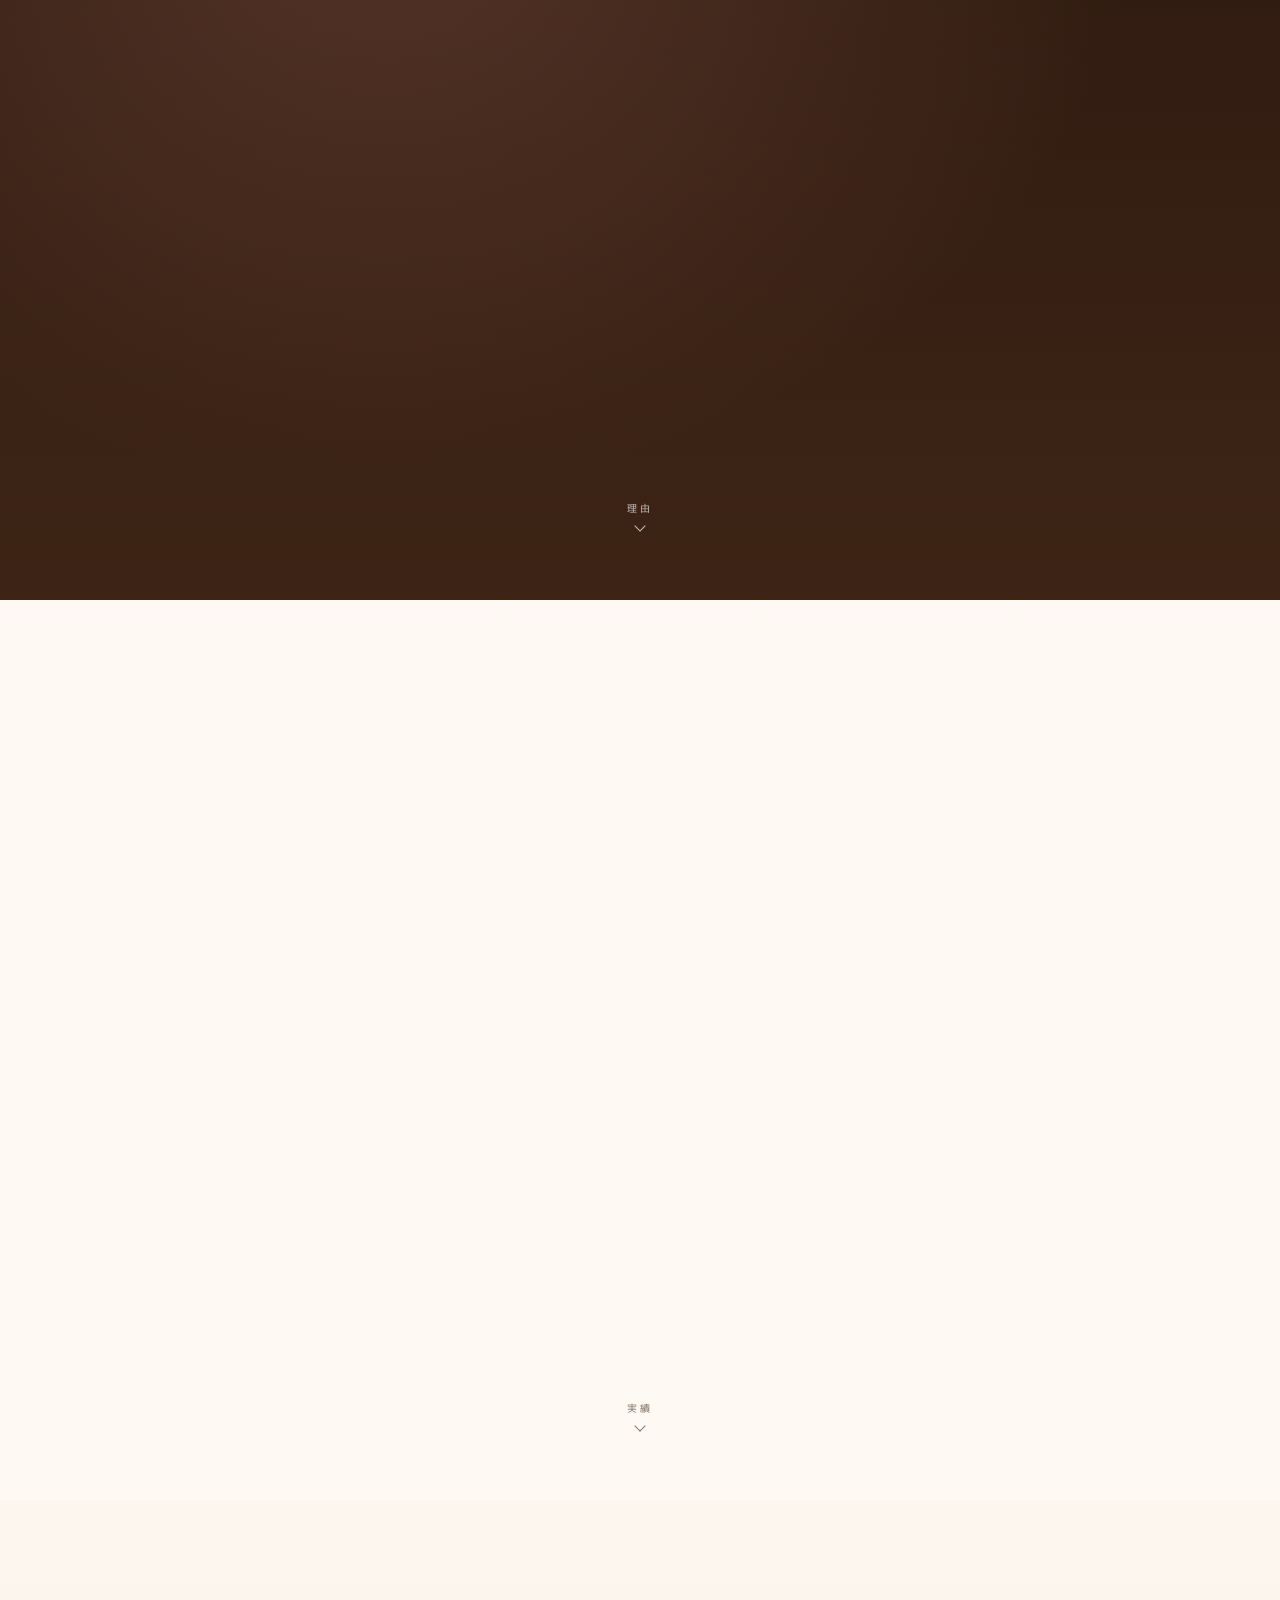
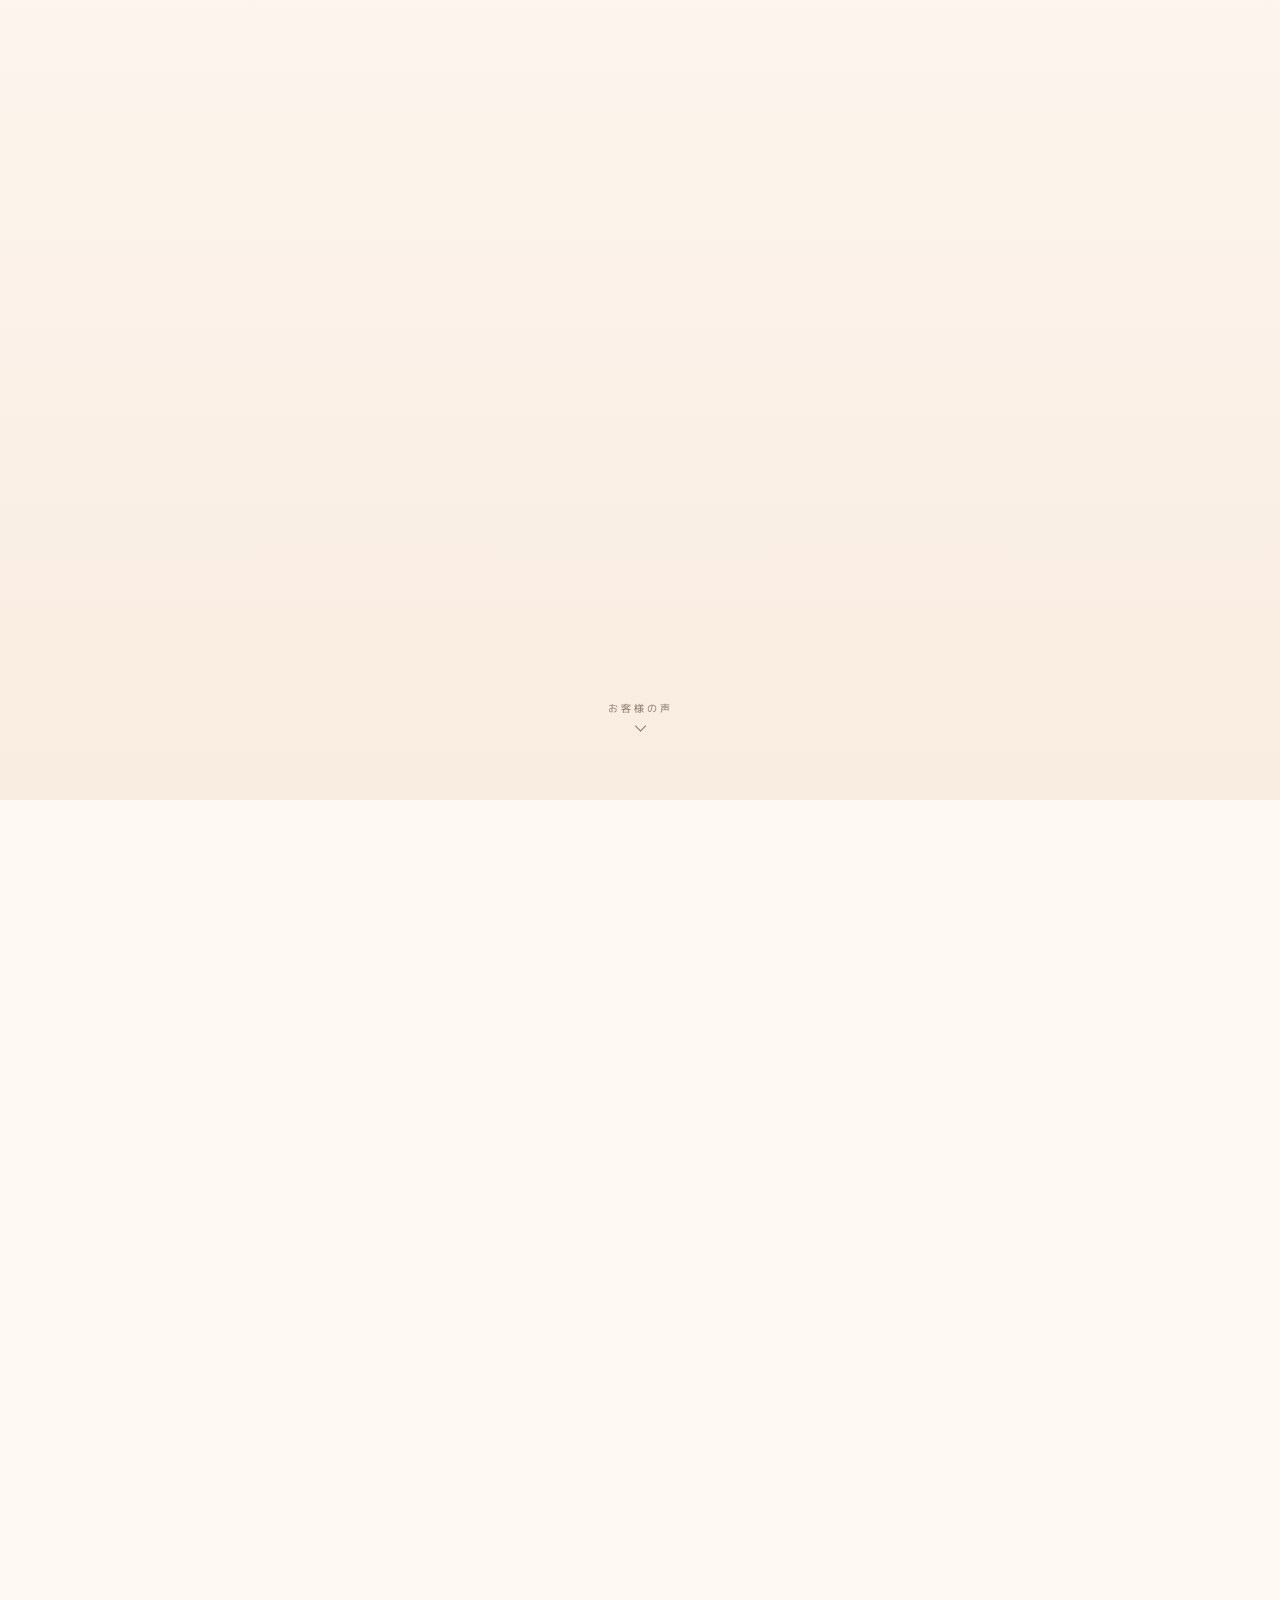
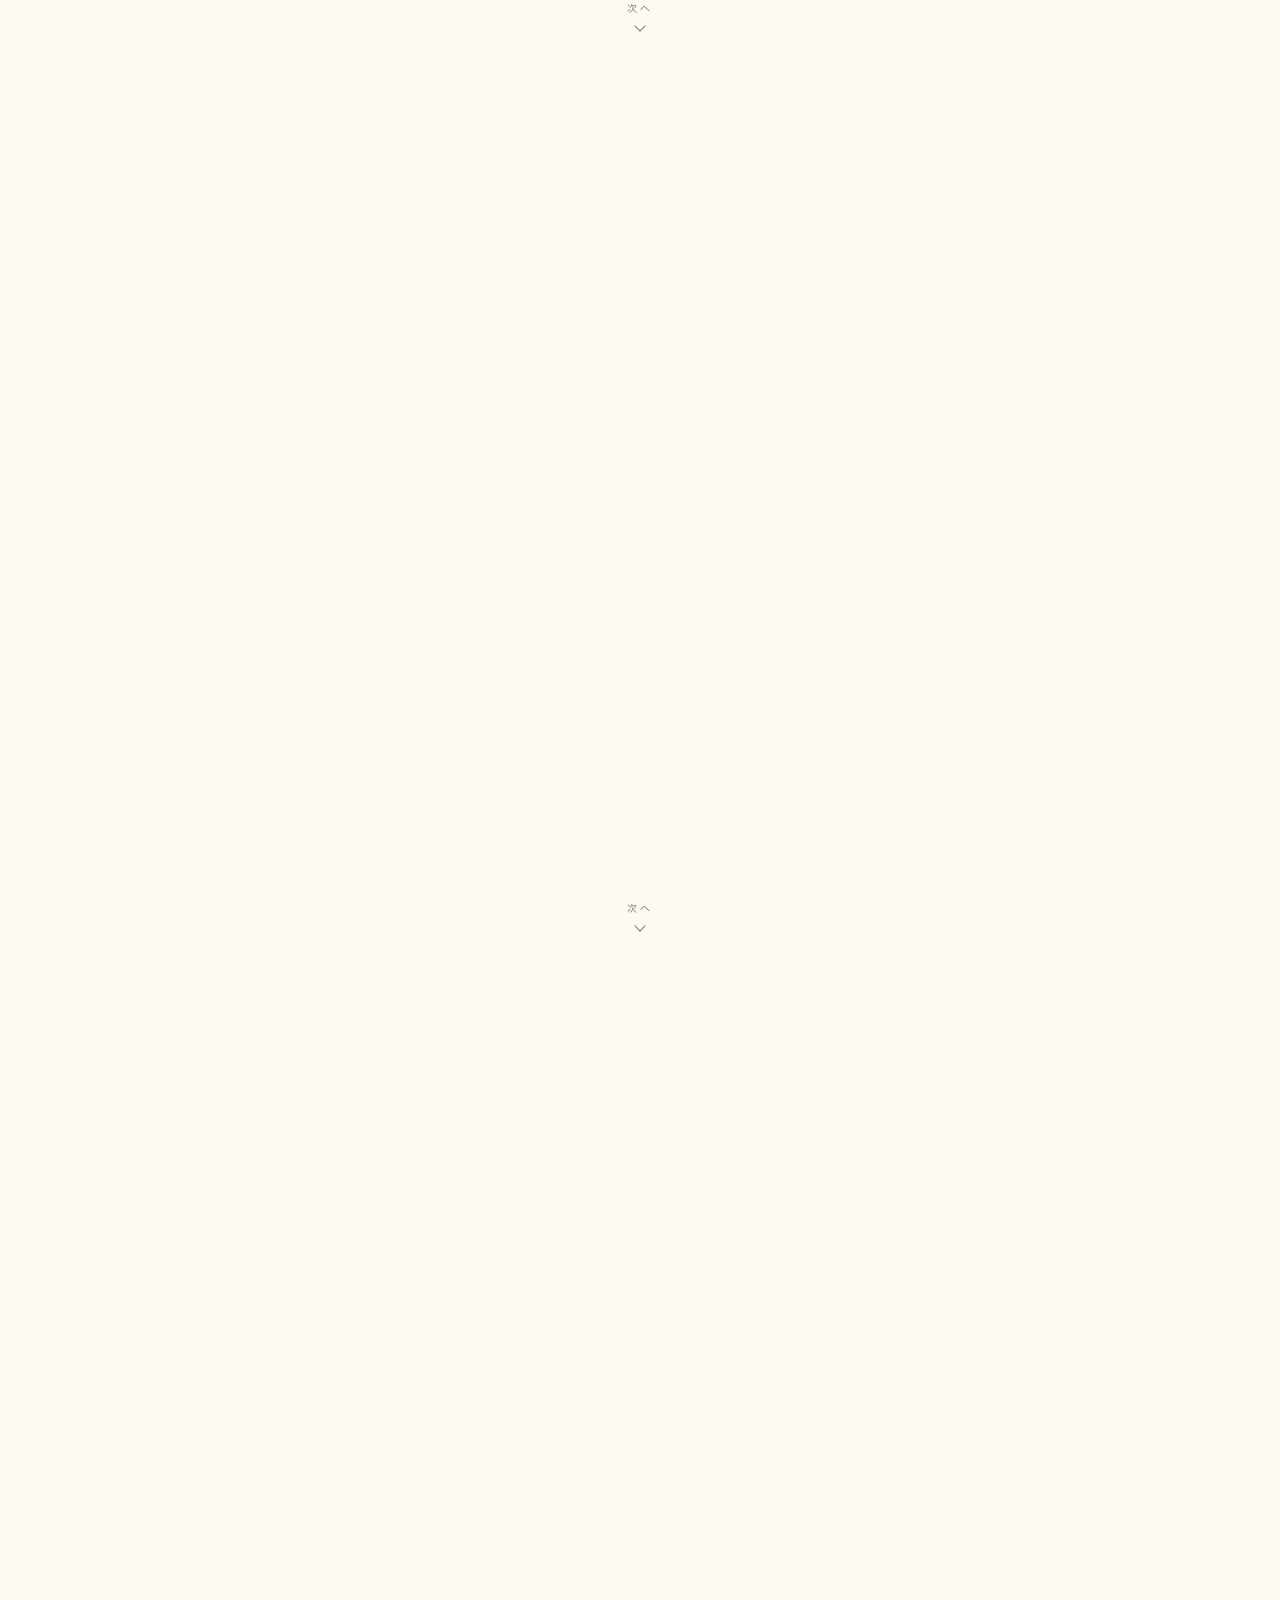
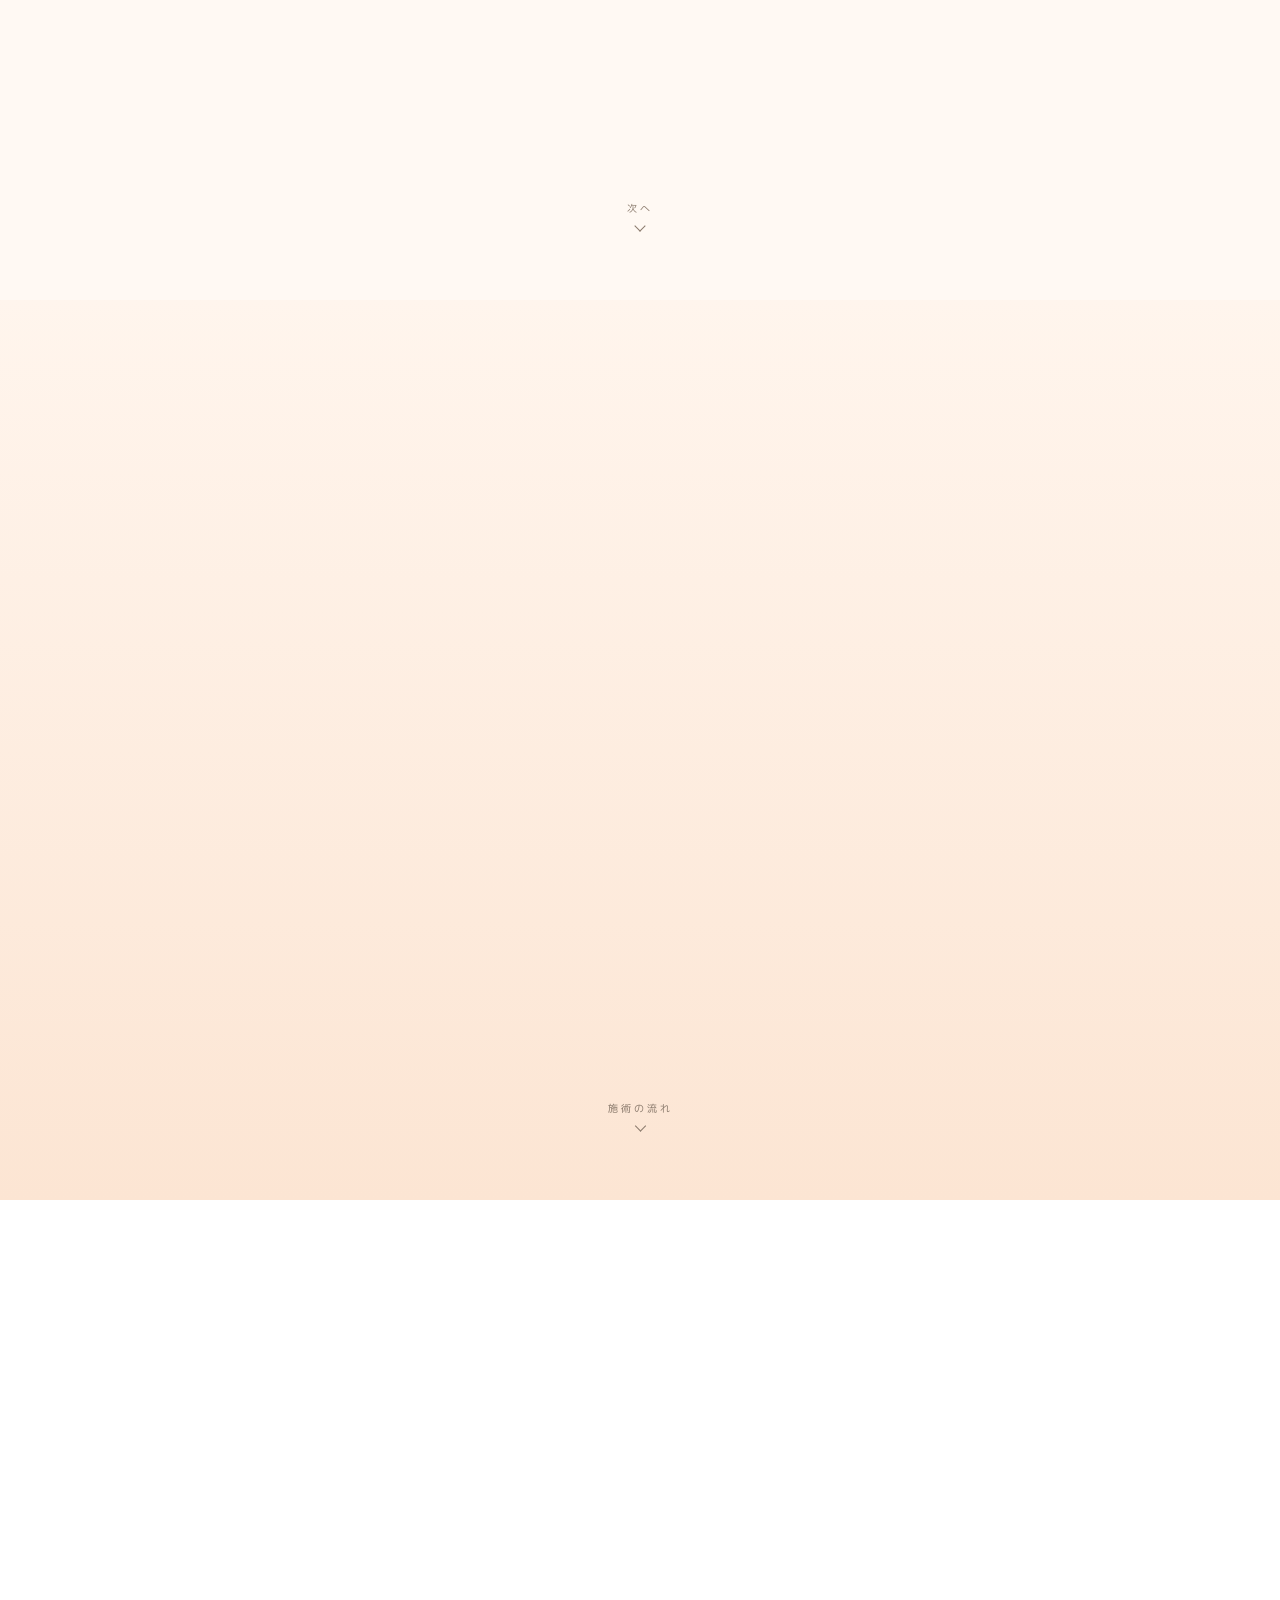
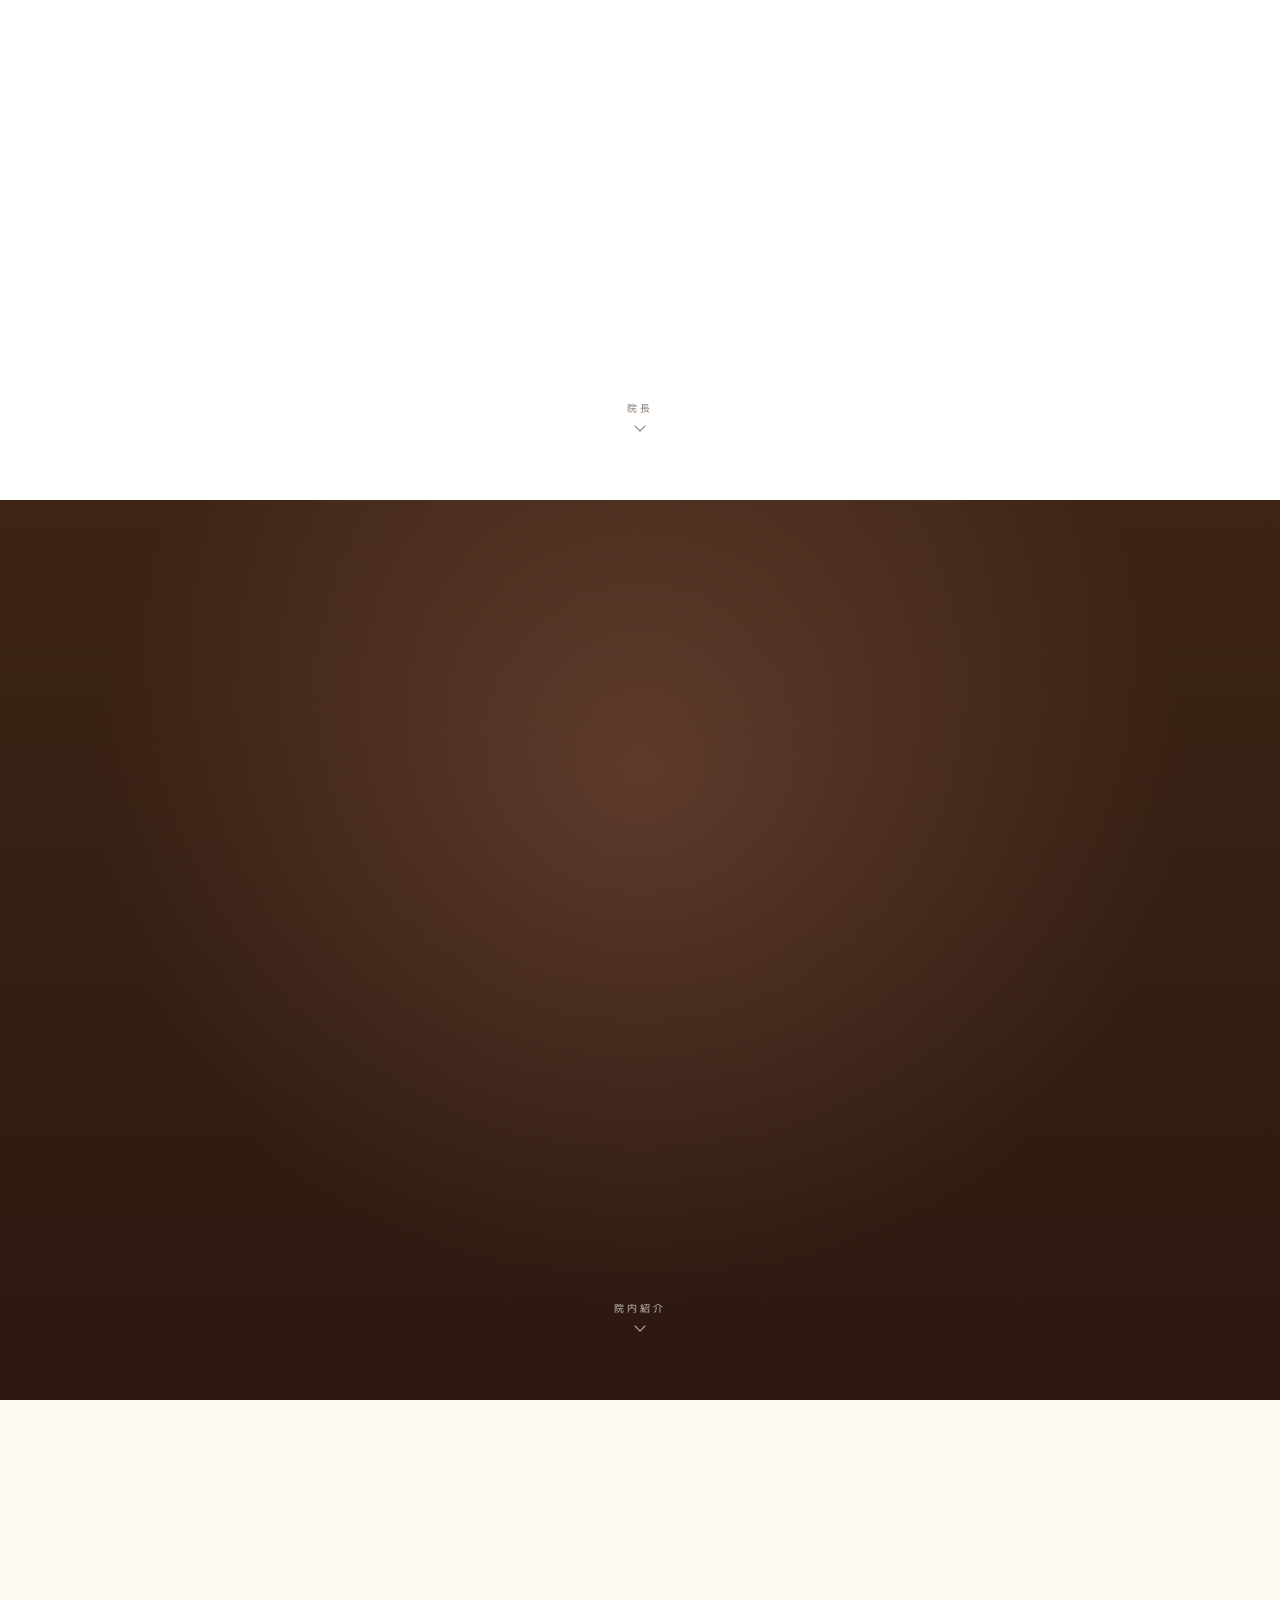
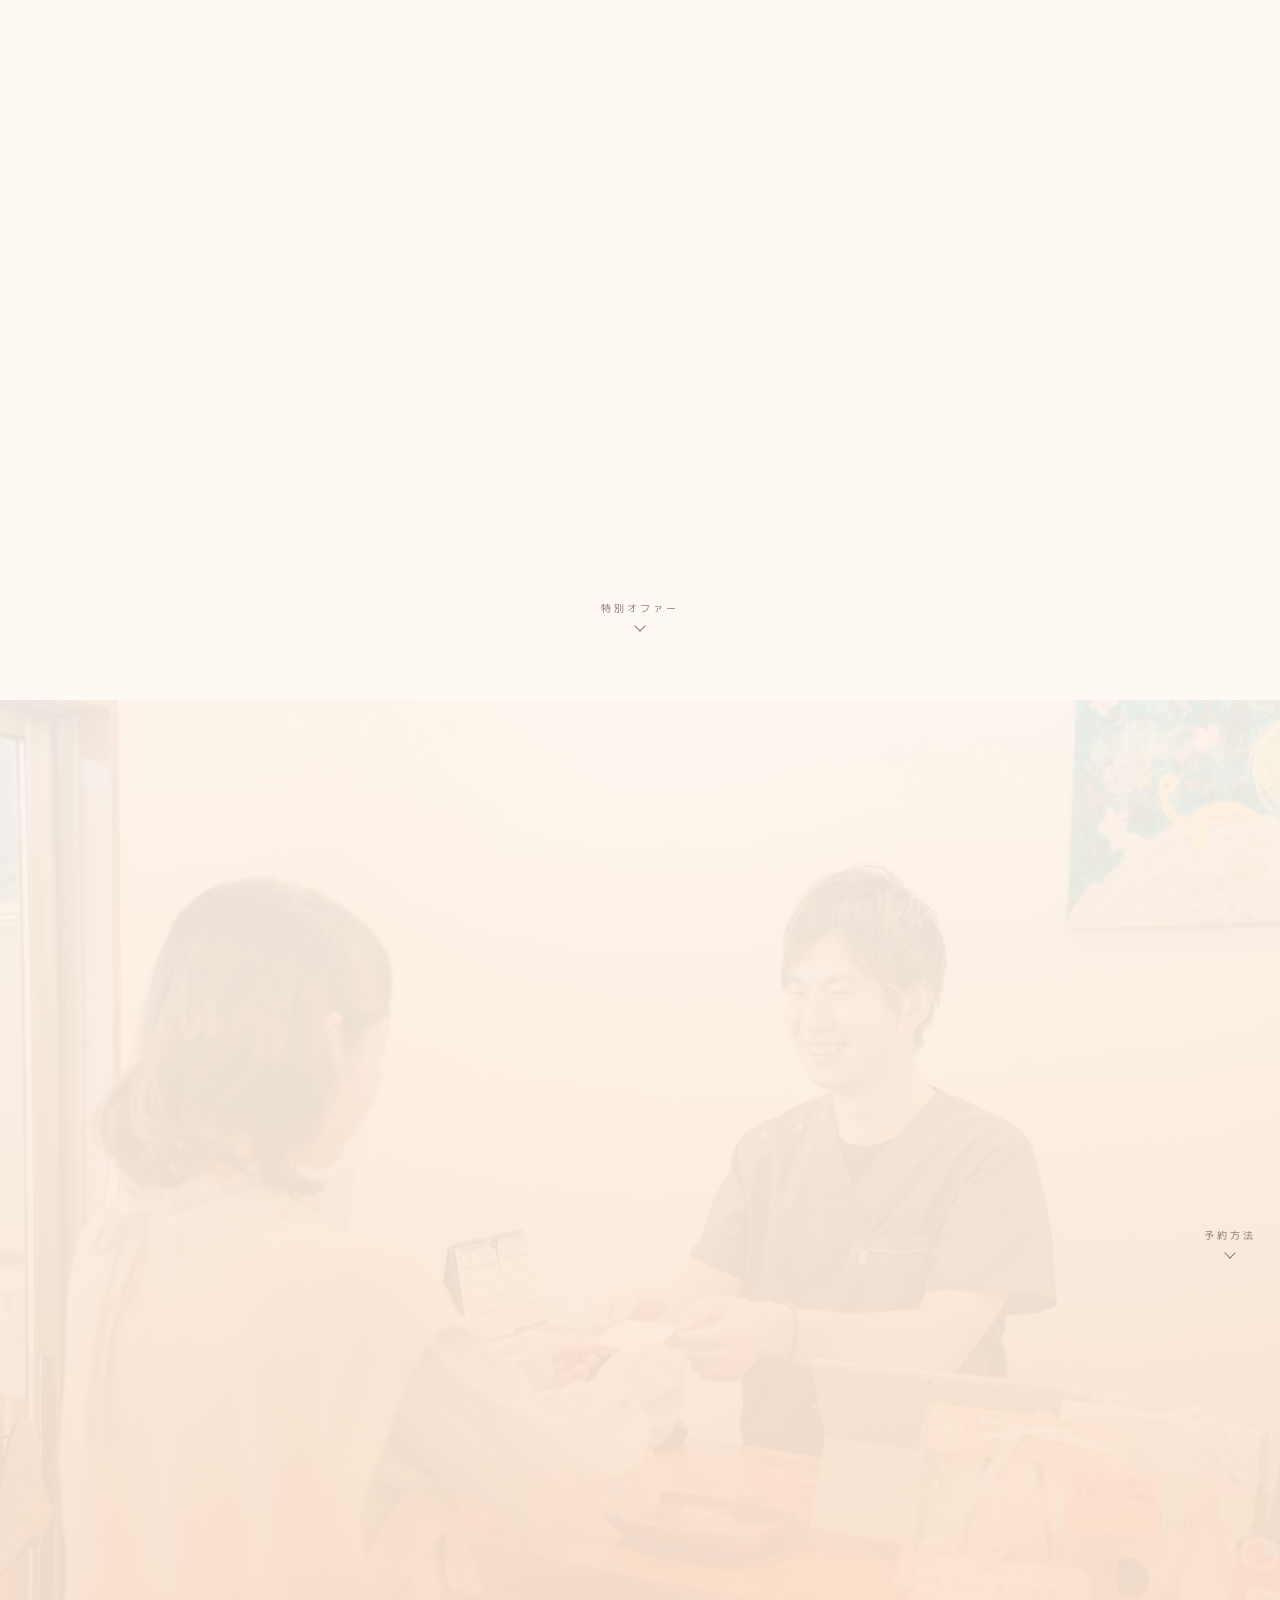
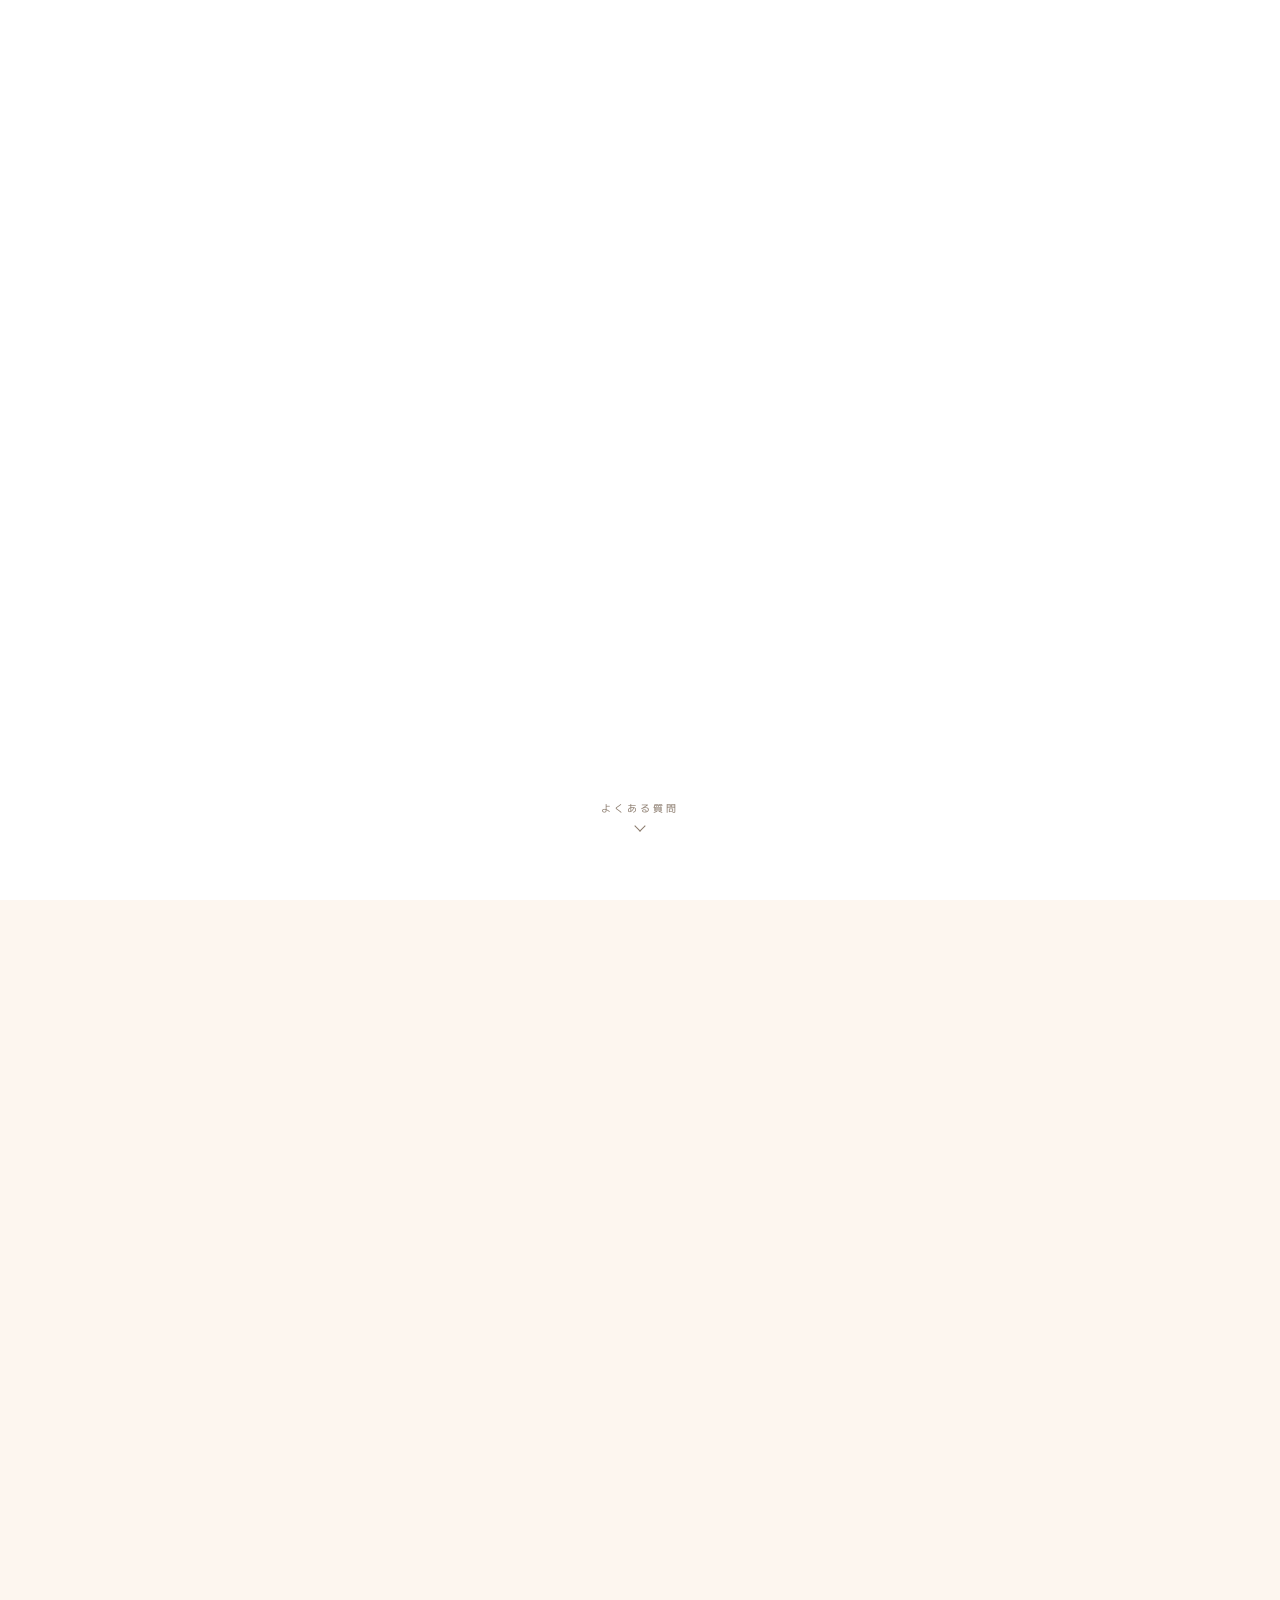
<file: ibs/index.html>
<!DOCTYPE html>
<html lang="ja">
<head>
<meta charset="UTF-8">
<meta name="viewport" content="width=device-width, initial-scale=1.0, maximum-scale=1.0, user-scalable=no, viewport-fit=cover">
<title>過敏性腸症候群（IBS）でお悩みの方へ｜いちる整体院 大阪・東成区</title>
<meta name="description" content="薬で治らない過敏性腸症候群（IBS）に。大阪・東成区のいちる整体院。自律神経×内臓調整で根本改善を目指す施術。初回限定¥1,980。">
<meta name="robots" content="noindex,nofollow">
<link rel="preconnect" href="https://fonts.googleapis.com">
<link rel="preconnect" href="https://fonts.gstatic.com" crossorigin>
<link href="https://fonts.googleapis.com/css2?family=M+PLUS+1p:wght@300;400;500;700;800&family=Oswald:wght@300;400;500;600;700&family=Shippori+Mincho:wght@500;700;800&display=swap" rel="stylesheet">
<link rel="stylesheet" href="../shared/styles.css">
</head>
<body>

<div class="progress" id="progress"></div>
<a href="#offer" class="floating-cta" id="floatingCta">初回¥1,980クーポンを見る</a>

<div class="swiper" id="swiper">

<section class="slide s-hero has-bg">
  <div class="bg-image" style="background-image: url('../shared/images/IMG_9395.jpg'); "></div>
  <span class="hero-tag reveal">大阪・東成区 / IBS専門アプローチ</span>
  <h1 class="hero-title mincho reveal d1"><span class="small">薬を飲み続けるのは、もう卒業。</span><span class="strike">10年間の</span>お腹の悩み、<br><span class="accent">3ヶ月で楽に</span>。</h1>
  
  <div class="hero-coupon reveal d2">
    <div class="ribbon">先着10名様</div>
    <div class="price">
      <span class="old">¥11,000</span>
      <span class="new">¥1,980</span><small>(税込)</small>
    </div>
    <div class="desc">初回限定 体験コース 60分</div>
  </div>
  <div class="hero-meta reveal d3"><span>★ Google 4.9</span><span>累計4,200名</span><span>創業10年</span></div>
  <div class="hint">SWIPE UP<span class="arrow"></span></div>
</section>

<section class="slide s-pain">
  <p class="label reveal">こんなお悩みありませんか</p>
  <h2 class="section-h reveal d1">あなたの<span class="hl">「お腹の不安」</span>、<br>もう何年続いていますか？</h2>
  <ul class="pain-list">
    <li class="reveal d2">通勤電車で急にお腹が痛くなる</li><li class="reveal d2">大事な予定の前に必ず下す</li><li class="reveal d3">病院で「異常なし」と言われ続ける</li><li class="reveal d3">薬を飲んでも一時しのぎで戻る</li><li class="reveal d4">外出先でトイレ位置をいつも確認</li><li class="reveal d4">人生の選択肢がお腹に縛られている</li>
  </ul>
  <div class="hint">続きを見る<span class="arrow"></span></div>
</section>

<section class="slide s-empathy has-bg">
  <div class="bg-image" style="background-image: url('../shared/images/IMG_9281.jpg'); "></div>
  <p class="label reveal">あなただけじゃありません</p>
  <p class="empathy-quote reveal d1">日本人の<span class="em">10人に1人</span>が<br>過敏性腸症候群（IBS）。<br>でも、その<span class="em">8割</span>は<br>正しい治療に出会えていません。</p>
  <p class="empathy-sub reveal d2">「気のせい」「ストレスのせい」<br>で片付けられてきたあなたへ。<br>原因は、ちゃんとあります。</p>
  <div class="hint">続きを見る<span class="arrow"></span></div>
</section>

<section class="slide s-truth">
  <p class="label reveal">— 多くの方が知らない事実 —</p>
  <h2 class="truth-title reveal d1">IBSは<br><span class="hl">「腸の病気」ではなく</span><br><span class="hl">「自律神経の不調」</span>です。</h2>
  <p class="truth-body reveal d2">過敏性腸症候群は、腸そのものに異常がない代わりに、<strong>脳と腸を繋ぐ自律神経のバランス</strong>が崩れて起きます。<br><br>だから胃腸薬では治りにくい。<br>根本にアプローチする必要があります。</p>
  <div class="hint">なぜ？<span class="arrow"></span></div>
</section>

<section class="slide s-cause">
  <p class="label reveal">不調が起きる流れ</p>
  <h2 class="section-h reveal d1">乱れの根本は<br><span class="hl">「背骨と内臓」</span>にあります</h2>
  <div class="cause-flow">
    <div class="step reveal d2">姿勢の歪み・骨盤のズレ</div><div class="arrow reveal d2"></div><div class="step reveal d3">内臓の位置・血流低下</div><div class="arrow reveal d3"></div><div class="step reveal d4">自律神経の乱れ</div><div class="arrow reveal d4"></div><div class="step alert reveal d5">慢性的なIBS症状</div>
  </div>
  <div class="hint">解決法<span class="arrow"></span></div>
</section>

<section class="slide s-solution dark">
  <p class="label reveal">いちる整体院の解決法</p>
  <h2 class="section-h reveal d1">3つの軸で<br>根本からアプローチ</h2>
  <div class="sol-card reveal d2">
    <h3 class="mincho">自律神経 × 内臓 × 骨格<br>同時調整</h3>
    <p>国家資格保有の施術者が、お腹・背骨・骨盤を<strong style="color: var(--pink);">セットで調整</strong>。薬や対症療法では届かない「神経のバランス」に直接アプローチします。</p>
    <div class="sol-grid"><div>自律神経<br>調整</div><div>内臓<br>マニピュレーション</div><div>骨格<br>矯正</div></div>
  </div>
  <div class="hint">理由<span class="arrow"></span></div>
</section>

<section class="slide s-reasons">
  <p class="label reveal">選ばれる3つの理由</p>
  <h2 class="section-h reveal d1">なぜ<span class="accent">いちる整体院</span>が<br>選ばれるのか？</h2>
  
    <div class="point reveal d2">
      <span class="num oswald">POINT 01</span>
      <h3>ボキボキしない、優しい施術</h3>
      <p>強い刺激は自律神経をさらに乱します。当院は内臓と神経に響く<strong>ソフトな手技</strong>で、IBSに最適化しています。</p>
    </div>
  
    <div class="point reveal d3">
      <span class="num oswald">POINT 02</span>
      <h3>IBSに特化した検査と施術</h3>
      <p>姿勢分析・自律神経バランス測定で根本原因を可視化。あなただけの<strong>オーダーメイド</strong>施術プランをご提案します。</p>
    </div>
  
    <div class="point reveal d4">
      <span class="num oswald">POINT 03</span>
      <h3>3ヶ月で「不安を忘れる」体へ</h3>
      <p>平均6〜12回の通院で<strong>98%が改善を実感</strong>。トイレに人生を縛られない日常を取り戻します。</p>
    </div>
  
  <div class="hint">実績<span class="arrow"></span></div>
</section>

<section class="slide s-proof">
  <p class="label reveal">— 数字で見る実績 —</p>
  <h2 class="section-h reveal d1">10年間で<br><span class="hl">4,200名</span>が改善</h2>
  <div class="stats">
    
      <div class="stat reveal d2">
        <div class="num">98<small>%</small></div>
        <div class="lbl">改善実感率</div>
      </div>
    
      <div class="stat reveal d2">
        <div class="num">4.9<small>★</small></div>
        <div class="lbl">Google口コミ</div>
      </div>
    
      <div class="stat reveal d3">
        <div class="num">10<small>年</small></div>
        <div class="lbl">施術歴</div>
      </div>
    
      <div class="stat reveal d3">
        <div class="num">4,200<small>名</small></div>
        <div class="lbl">累計来院者</div>
      </div>
    
  </div>
  <div class="hint">お客様の声<span class="arrow"></span></div>
</section>

<section class="slide s-reviews">
  <p class="label reveal">お客様の声 01</p>
  <h2 class="section-h reveal d1">「<span class="hl">出張も普通に</span>行けるように」</h2>
  <div class="review reveal d2">
    <div class="stars">★★★★★</div>
    <p class="body">10年悩んだIBSが、わずか<span class="em">3回で楽に</span>。新幹線も飛行機も諦めていましたが、今は普通に出張できます。薬を手放せたのが一番嬉しい。</p>
    <p class="name">— 30代女性・会社員（IT営業）</p>
  </div>
  <div class="hint">次へ<span class="arrow"></span></div>
</section>

<section class="slide s-reviews">
  <p class="label reveal">お客様の声 02</p>
  <h2 class="section-h reveal d1">「就活面接、<br>初めて<span class="hl">途中退席せず</span>」</h2>
  <div class="review reveal d2">
    <div class="stars">★★★★★</div>
    <p class="body">面接のたびにお腹が暴れて、何度諦めかけたか。母に勧められて来院し、<span class="em">3ヶ月後に内定</span>。トイレを気にせず人と話せる日が来るとは思いませんでした。</p>
    <p class="name">— 20代男性・大学生</p>
  </div>
  <div class="hint">次へ<span class="arrow"></span></div>
</section>

<section class="slide s-reviews">
  <p class="label reveal">お客様の声 03</p>
  <h2 class="section-h reveal d1">「20年の便秘が<br><span class="hl">2週間で改善</span>」</h2>
  <div class="review reveal d2">
    <div class="stars">★★★★★</div>
    <p class="body">便秘型のIBSで20年苦しみました。あらゆる病院・整体に通いましたが、ここの施術は別格。<span class="em">2週間でお腹が動き始めた</span>感覚は今も忘れません。</p>
    <p class="name">— 50代女性・パート</p>
  </div>
  <div class="hint">次へ<span class="arrow"></span></div>
</section>

<section class="slide s-doubts">
  <p class="label reveal">— こんな不安ありませんか？ —</p>
  <h2 class="doubts-h mincho reveal d1">大丈夫、<br><span class="em">ぜんぶお応えします</span>。</h2>
  <div class="doubt-list">
    
      <div class="doubt-item reveal d2">
        <p class="q">本当に効果があるの？</p>
        <p class="a">10年間で4,200名、改善実感率98%。万が一合わない場合は<strong>初回返金保証</strong>あり。</p>
      </div>
    
      <div class="doubt-item reveal d3">
        <p class="q">ボキボキされるのが怖い…</p>
        <p class="a">当院は<strong>ソフト手技専門</strong>。IBSの方には特に優しい刺激のみ使用します。</p>
      </div>
    
      <div class="doubt-item reveal d4">
        <p class="q">何回通えばいいの？</p>
        <p class="a">症状により異なりますが、平均<strong>6〜12回（3ヶ月）</strong>。初回時に明確にお伝えします。</p>
      </div>
    
      <div class="doubt-item reveal d5">
        <p class="q">勧誘されたくない</p>
        <p class="a">無理な勧誘・物販は<strong>一切いたしません</strong>。安心してご来院ください。</p>
      </div>
    
  </div>
  <div class="hint">施術の流れ<span class="arrow"></span></div>
</section>

<section class="slide s-process">
  <p class="label reveal">FLOW / 初回の流れ</p>
  <h2 class="section-h reveal d1">初回は<span class="accent">約60分</span></h2>
  <div class="steps">
    
      <div class="step-item reveal d2">
        <div class="step-num">01</div>
        <div class="step-body">
          <div class="time">15分</div>
          <h4>カウンセリング</h4>
          <p>お腹の不調・生活習慣・ストレス要因を丁寧にヒアリング</p>
        </div>
        <div class="step-photo"><img src="../shared/images/IMG_9290.jpg" alt="カウンセリング"></div>
      </div>
    
      <div class="step-item reveal d3">
        <div class="step-num">02</div>
        <div class="step-body">
          <div class="time">10分</div>
          <h4>姿勢・自律神経チェック</h4>
          <p>背骨・骨盤・内臓位置を専門検査で可視化</p>
        </div>
        <div class="step-photo"><img src="../shared/images/IMG_9329.jpg" alt="姿勢・自律神経チェック"></div>
      </div>
    
      <div class="step-item reveal d4">
        <div class="step-num">03</div>
        <div class="step-body">
          <div class="time">30分</div>
          <h4>整体施術</h4>
          <p>ボキボキしない優しい手技で、体の奥から調整</p>
        </div>
        <div class="step-photo"><img src="../shared/images/IMG_9395.jpg" alt="整体施術"></div>
      </div>
    
      <div class="step-item reveal d5">
        <div class="step-num">04</div>
        <div class="step-body">
          <div class="time">5分</div>
          <h4>セルフケア指導</h4>
          <p>自宅でできる呼吸法・ストレッチをお伝えします</p>
        </div>
        <div class="step-photo"><img src="../shared/images/IMG_9349.jpg" alt="セルフケア指導"></div>
      </div>
    
  </div>
  <div class="hint">院長<span class="arrow"></span></div>
</section>

<section class="slide s-doctor dark">
  <p class="label reveal">院長プロフィール</p>
  <div class="doctor-img reveal d1">
    <img src="../shared/images/IMG_9500.jpg" alt="岡本 院長">
  </div>
  <div class="doctor-name mincho reveal d2">岡本 院長</div>
  <div class="doctor-title reveal d3">国家資格保有 / 施術歴10年</div>
  <p class="doctor-quote reveal d4">お腹の不調は、<br>生き方そのものを縛ります。<br>もう、トイレに人生を奪われない。<br>その一歩を、私たちと。</p>
  <div class="hint">院内紹介<span class="arrow"></span></div>
</section>

<section class="slide s-space">
  <div class="space-img reveal"><img src="../shared/images/IMG_9274.jpg" alt="院内"></div>
  <p class="space-tag reveal d1">CLEAN &amp; CALM</p>
  <h3 class="space-h reveal d2">「整体院」とは思えない<br>癒やしの空間</h3>
  <p class="space-p reveal d3">白を基調とした清潔な院内。<br>アロマと自然光に包まれた完全予約制の個室で、<br>心からリラックスして施術を受けられます。</p>
  <div class="hint">特別オファー<span class="arrow"></span></div>
</section>

<section class="slide s-offer has-bg" id="offer" data-hide-floating-cta="true">
  <div class="bg-image" style="background-image: url('../shared/images/IMG_9260.jpg'); "></div>
  <span class="offer-tag reveal">LIMITED OFFER</span>
  <h2 class="offer-h reveal d1">初回限定<br>IBS改善体験コース</h2>
  <div class="price-card reveal d2">
    <div class="ribbon">先着10名様</div>
    <div class="label-in">通常価格 ¥11,000 のところ</div>
    <div class="price-discount">82% OFF</div>
    <div class="price-old">¥11,000</div>
    <div class="price-new">¥1,980<small>(税込)</small></div>
    <div class="price-note">カウンセリング+検査+施術 約60分<br>※2回目以降は通常料金<br>※当日キャンセル料なし</div>
  </div>
  <div class="hint">予約方法<span class="arrow"></span></div>
</section>

<section class="slide s-reserve">
  <p class="label reveal">RESERVE / 予約方法</p>
  <h2 class="section-h reveal d1">たったの<span class="accent">60秒</span>で<br>予約完了</h2>
  <div class="reserve-steps">
    
      <div class="r-step reveal d2">
        <div class="n">01</div>
        <div class="t">日時を選ぶ</div>
        <div class="d">空き枠から選択</div>
      </div>
    
      <div class="r-step reveal d2">
        <div class="n">02</div>
        <div class="t">スタッフ指名</div>
        <div class="d">なしでもOK</div>
      </div>
    
      <div class="r-step reveal d3">
        <div class="n">03</div>
        <div class="t">情報入力</div>
        <div class="d">名前・連絡先</div>
      </div>
    
      <div class="r-step reveal d3">
        <div class="n">04</div>
        <div class="t">予約完了</div>
        <div class="d">確認メール送信</div>
      </div>
    
  </div>
  <p class="reserve-time mincho reveal d4"><strong>60</strong>秒で完了</p>
  <div class="hint">よくある質問<span class="arrow"></span></div>
</section>

<section class="slide s-faq">
  <p class="label reveal">FAQ / よくある質問</p>
  <h2 class="section-h reveal d1">不安にすべてお応えします</h2>
  <div class="faq-list">
    
      <div class="faq-item reveal d2">
        <p class="q">施術は痛くないですか？</p>
        <p class="a">ほとんどありません。「イタ気持ちいい」とおっしゃる方がほとんどです。</p>
      </div>
    
      <div class="faq-item reveal d3">
        <p class="q">何回通うと効果が出ますか？</p>
        <p class="a">初回で変化を感じる方が多く、3ヶ月（6〜12回）で根本改善を目指します。</p>
      </div>
    
      <div class="faq-item reveal d4">
        <p class="q">服装は何を着ればいい？</p>
        <p class="a">動きやすい服装でお越しください。お着替えのご用意もございます。</p>
      </div>
    
      <div class="faq-item reveal d5">
        <p class="q">駐車場はありますか？</p>
        <p class="a">近隣にコインパーキングが複数ございます（提携割引あり）。</p>
      </div>
    
  </div>
  <div class="hint">最後に<span class="arrow"></span></div>
</section>

<section class="slide s-cta has-bg" id="cta" data-hide-floating-cta="true">
  <div class="bg-image" style="background-image: url('../shared/images/IMG_9438.jpg'); "></div>
  <h2 class="cta-h mincho reveal">その一歩で、<br><span class="hl">人生は変わります</span></h2>
  <p class="cta-sub reveal d1">初回限定 ¥1,980 体験コース<br>無理な勧誘は一切いたしません。</p>
  <a href="#" class="cta-btn cta-primary reveal d2">▶ LINEで予約する（24時間OK）</a><a href="tel:0612345678" class="cta-btn cta-secondary reveal d3">☎ 電話で予約 06-XXXX-XXXX</a><a href="#" class="cta-btn cta-tertiary reveal d4">Web予約フォーム</a>
  <p class="cta-info reveal d5"><strong>大阪市東成区</strong> / 地下鉄 今里駅 徒歩◯分<br>営業：10:00-20:00 / 不定休</p>
</section>
</div>

<script src="../shared/runtime.js"></script>
</body>
</html>
</file>
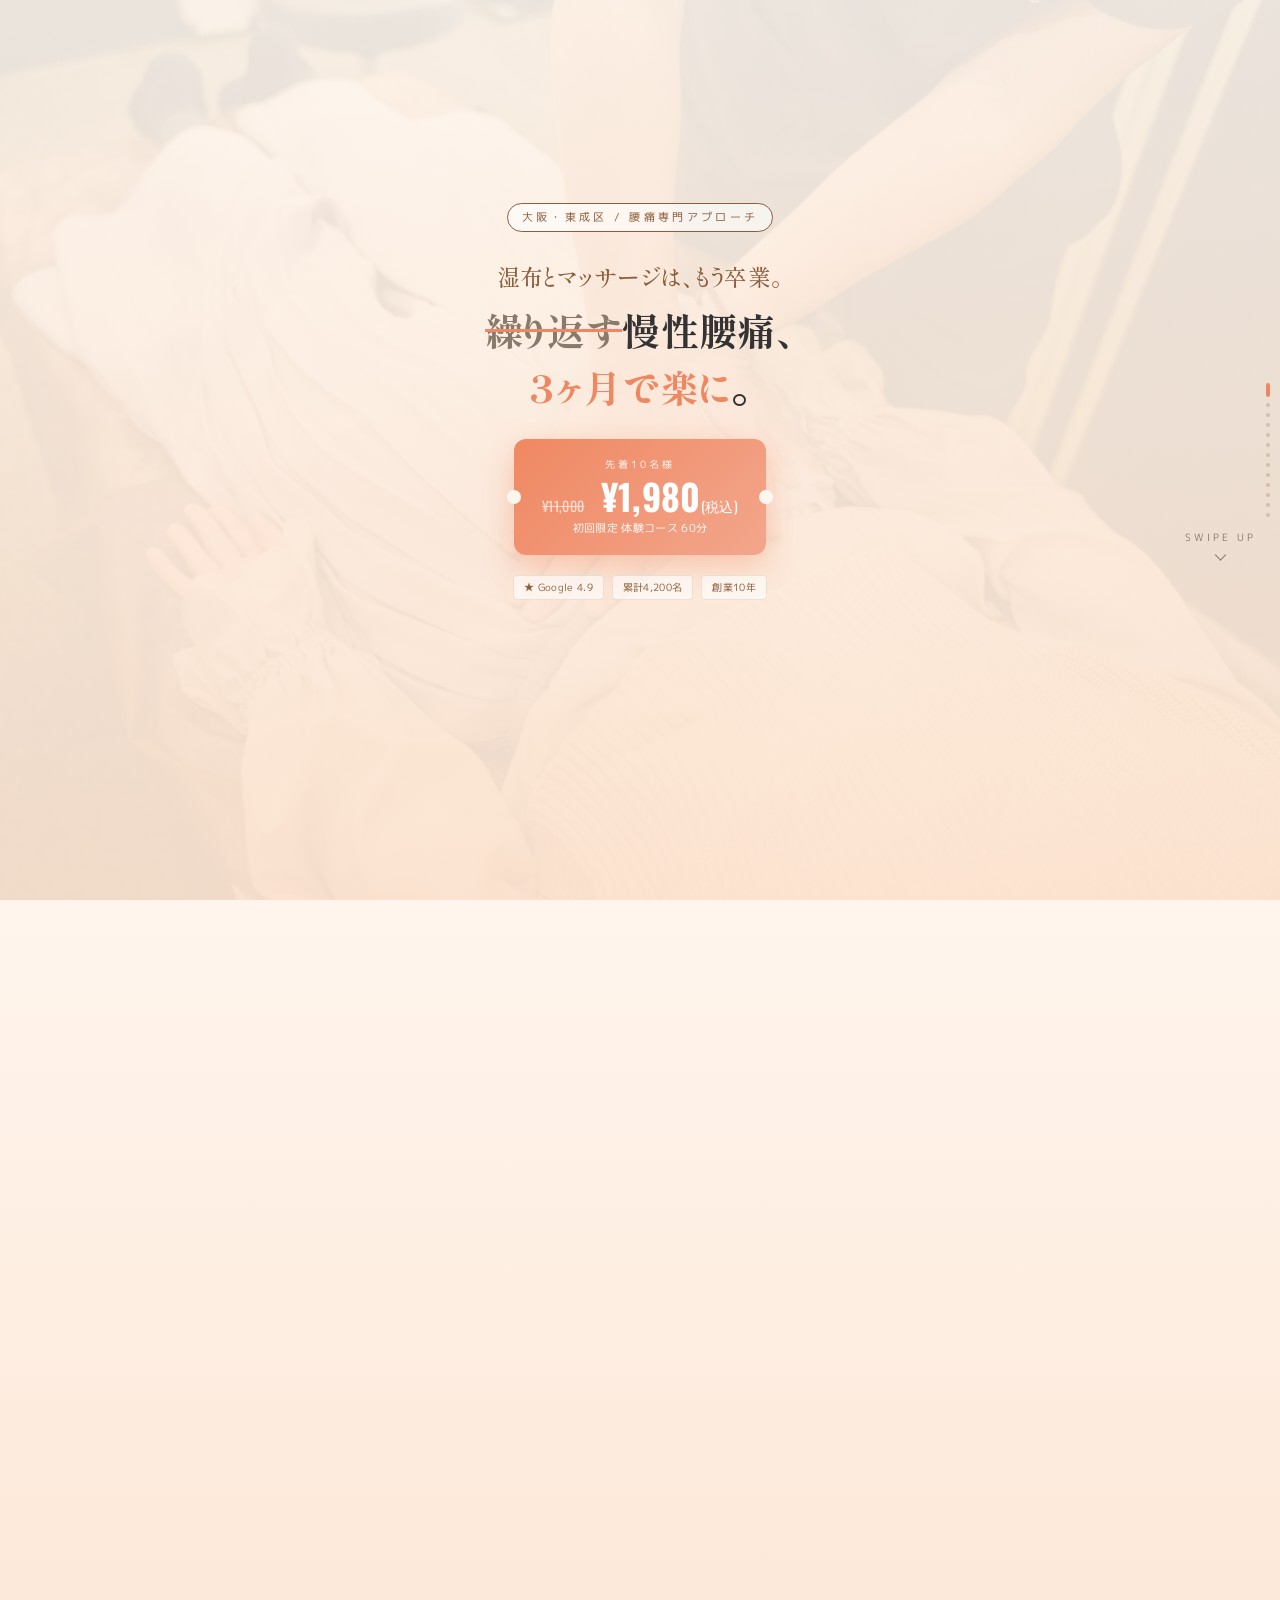
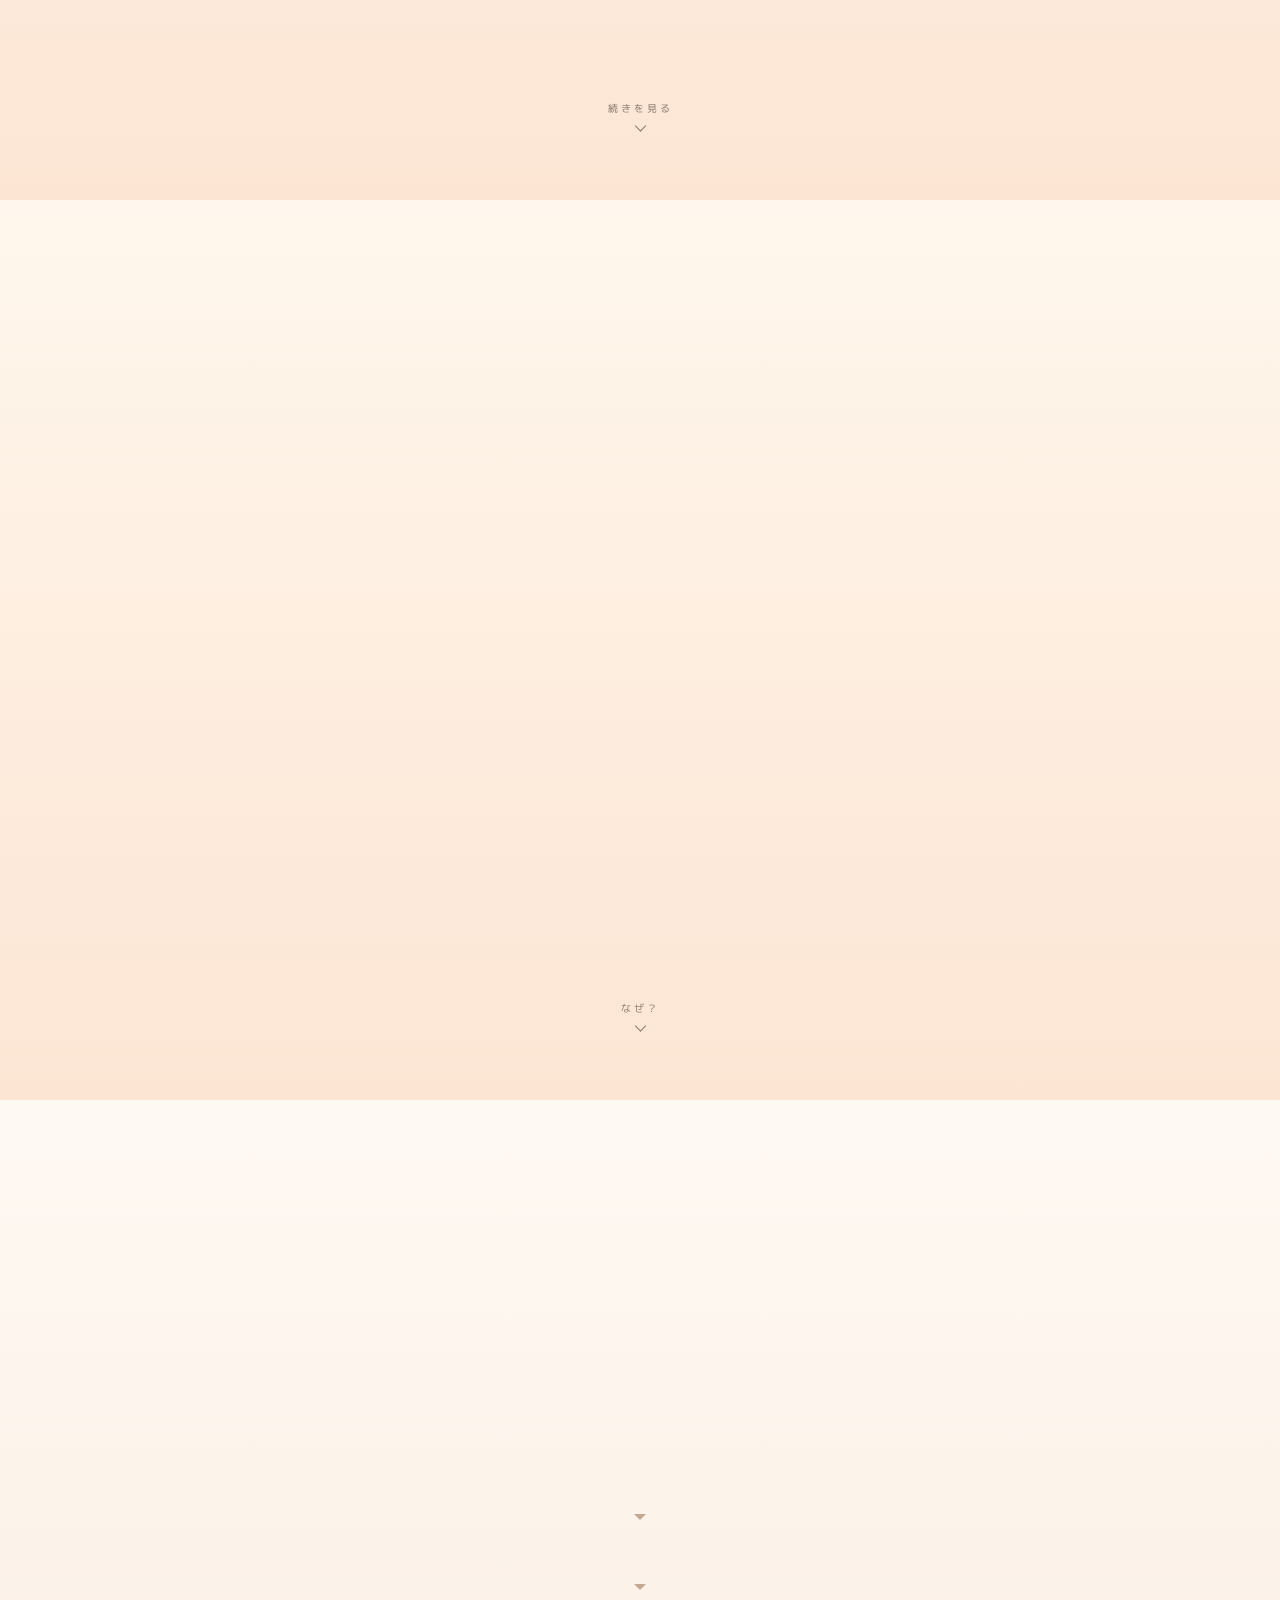
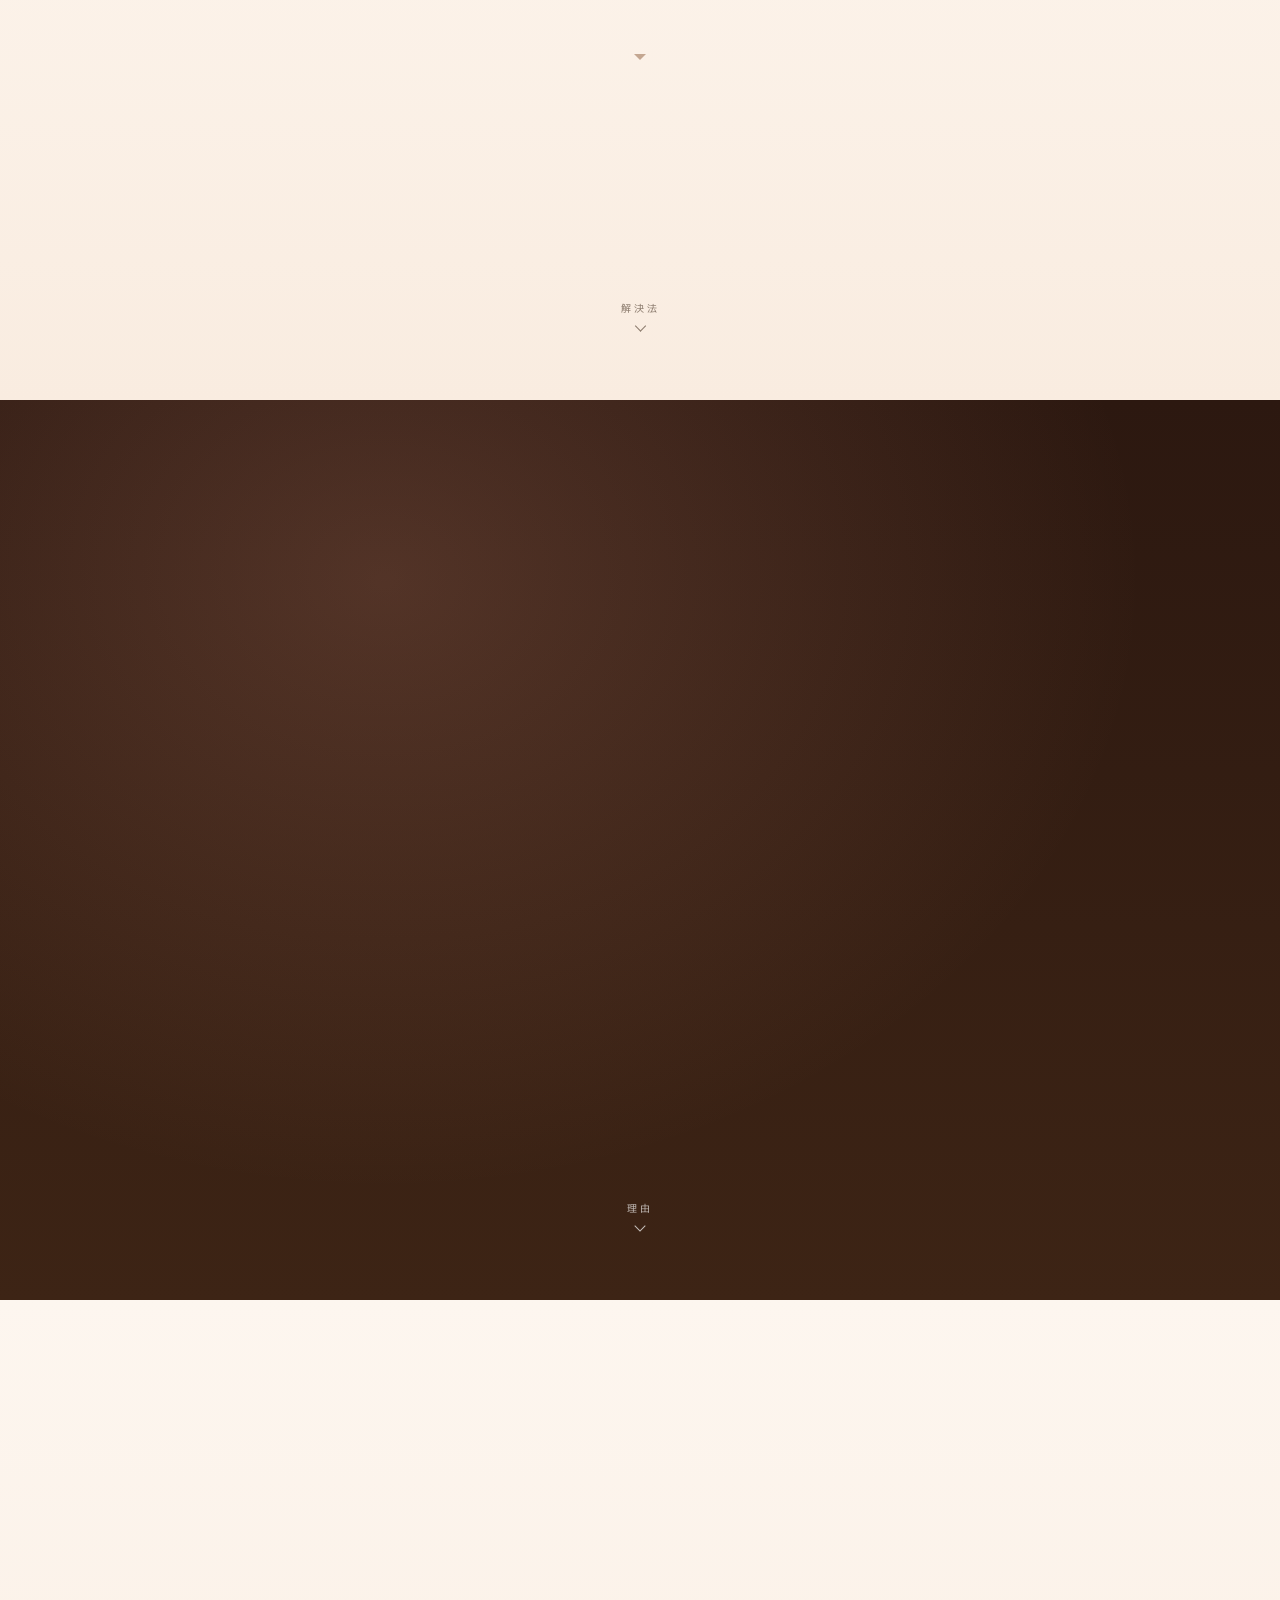
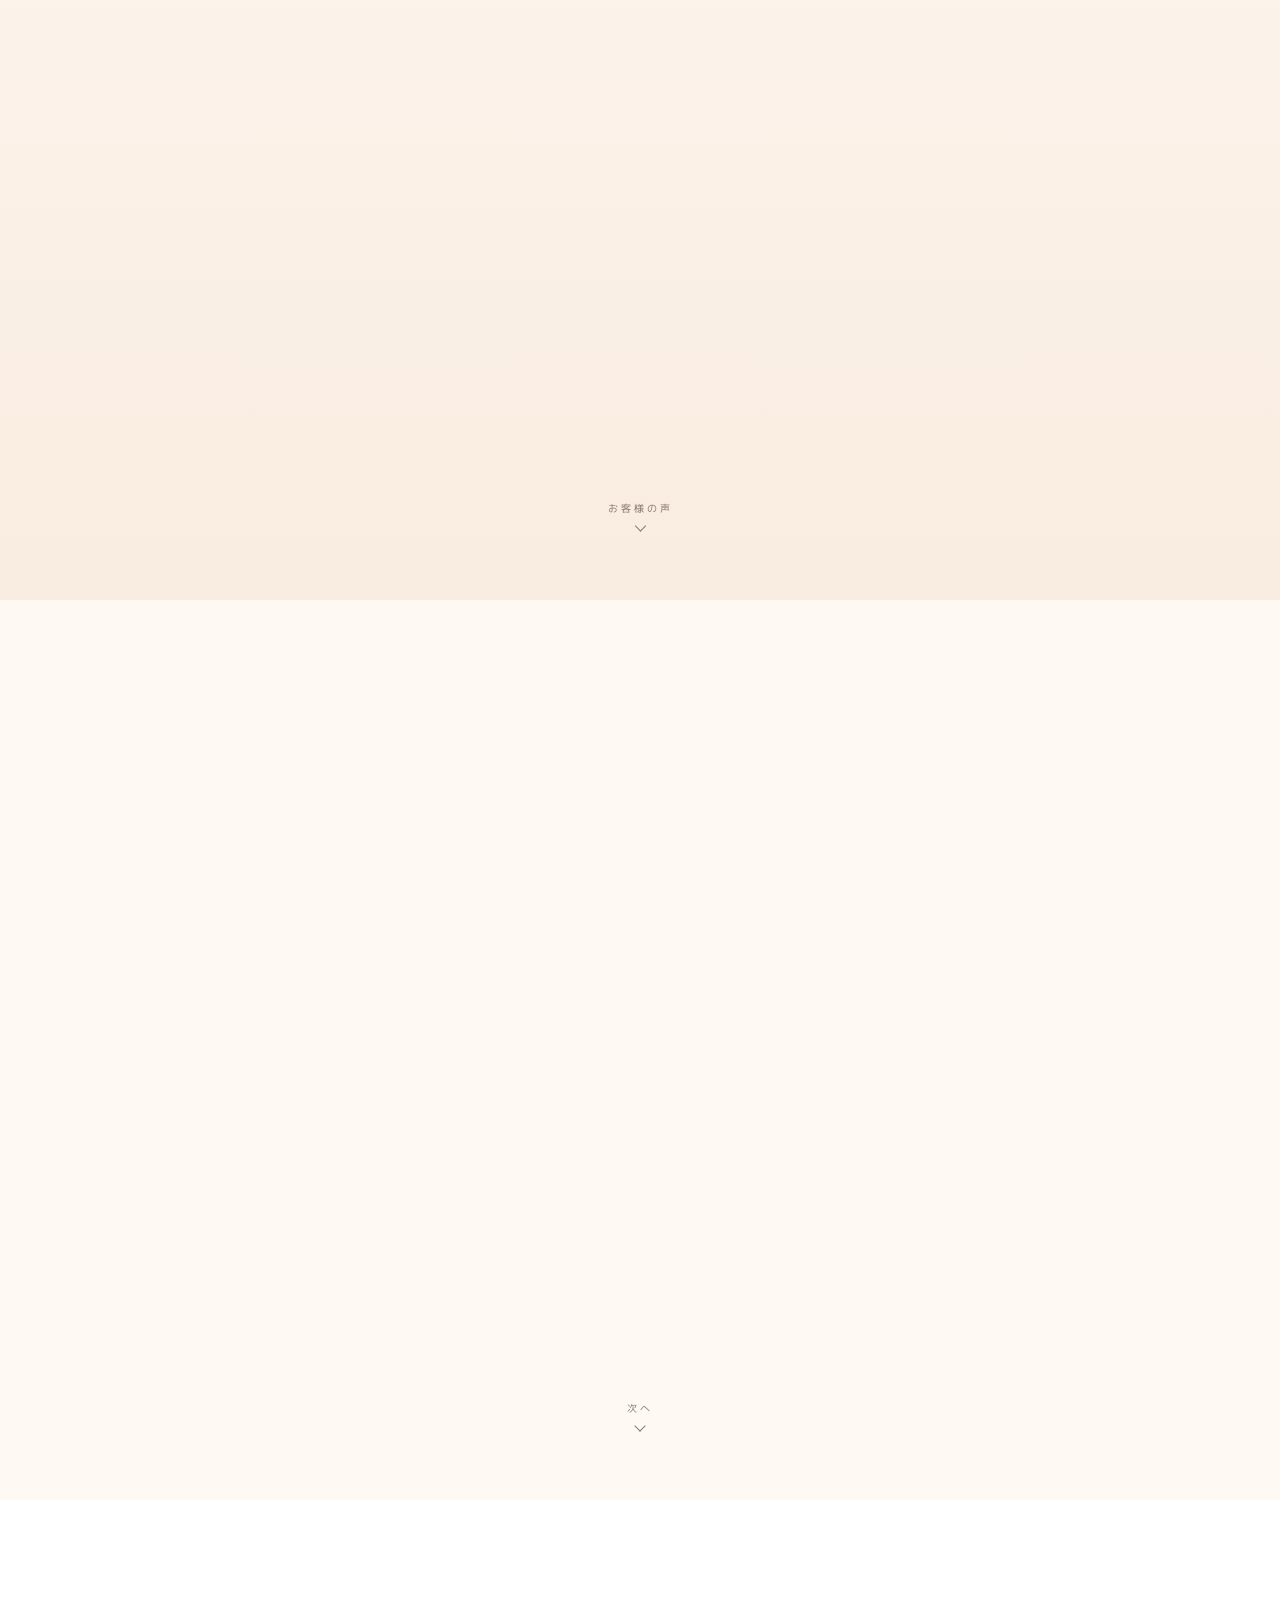
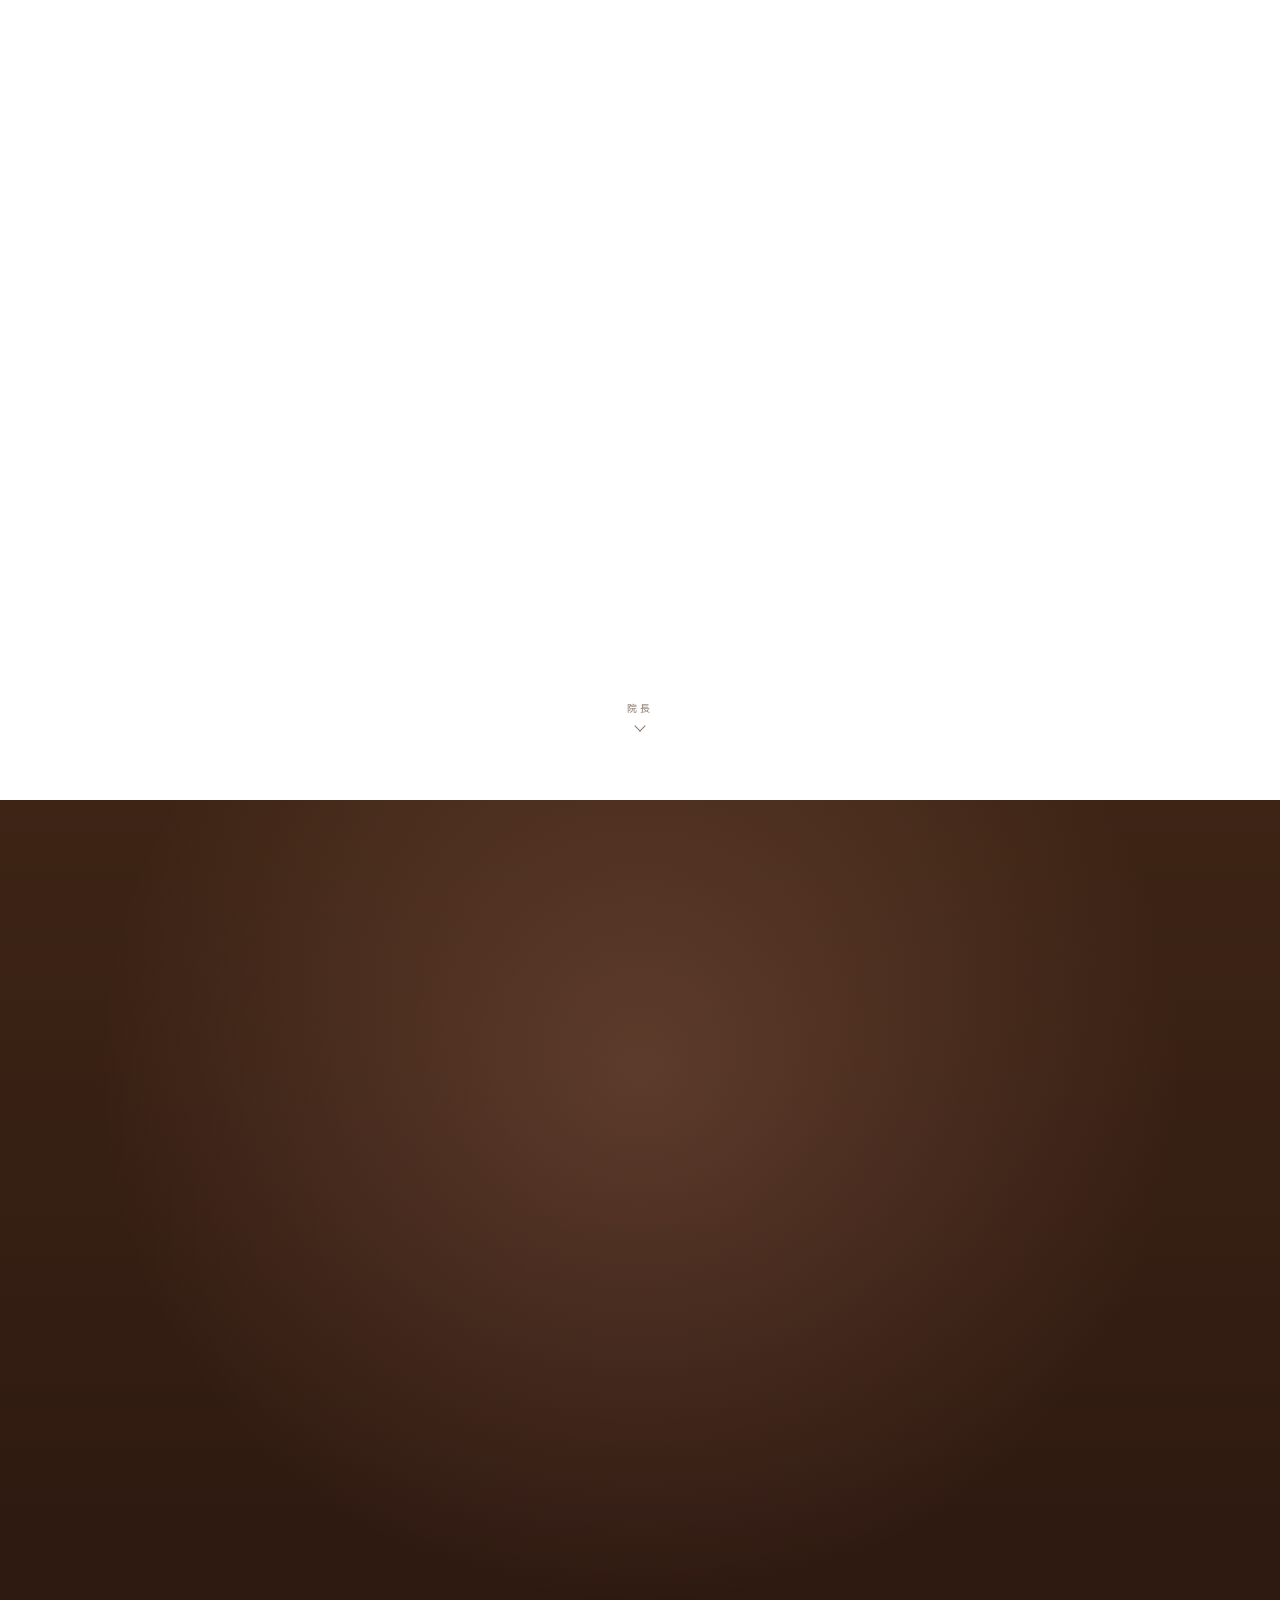
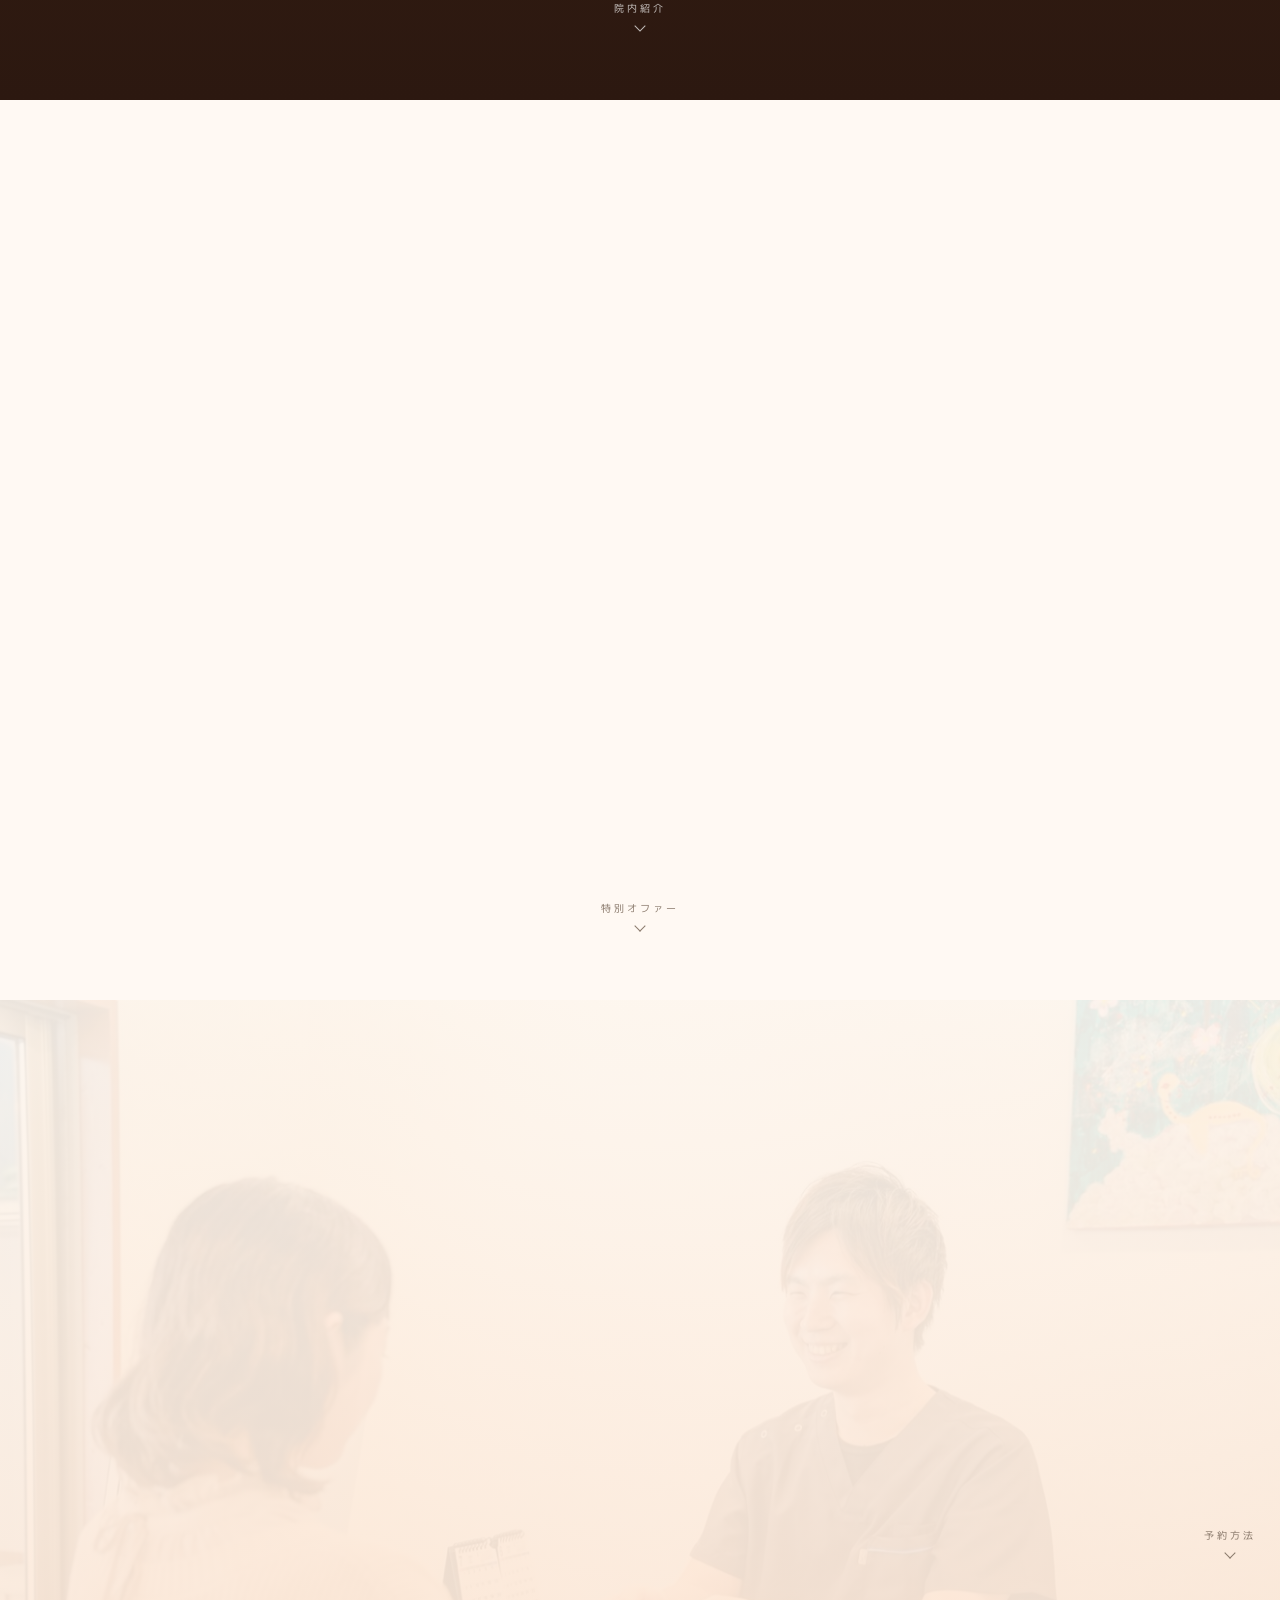
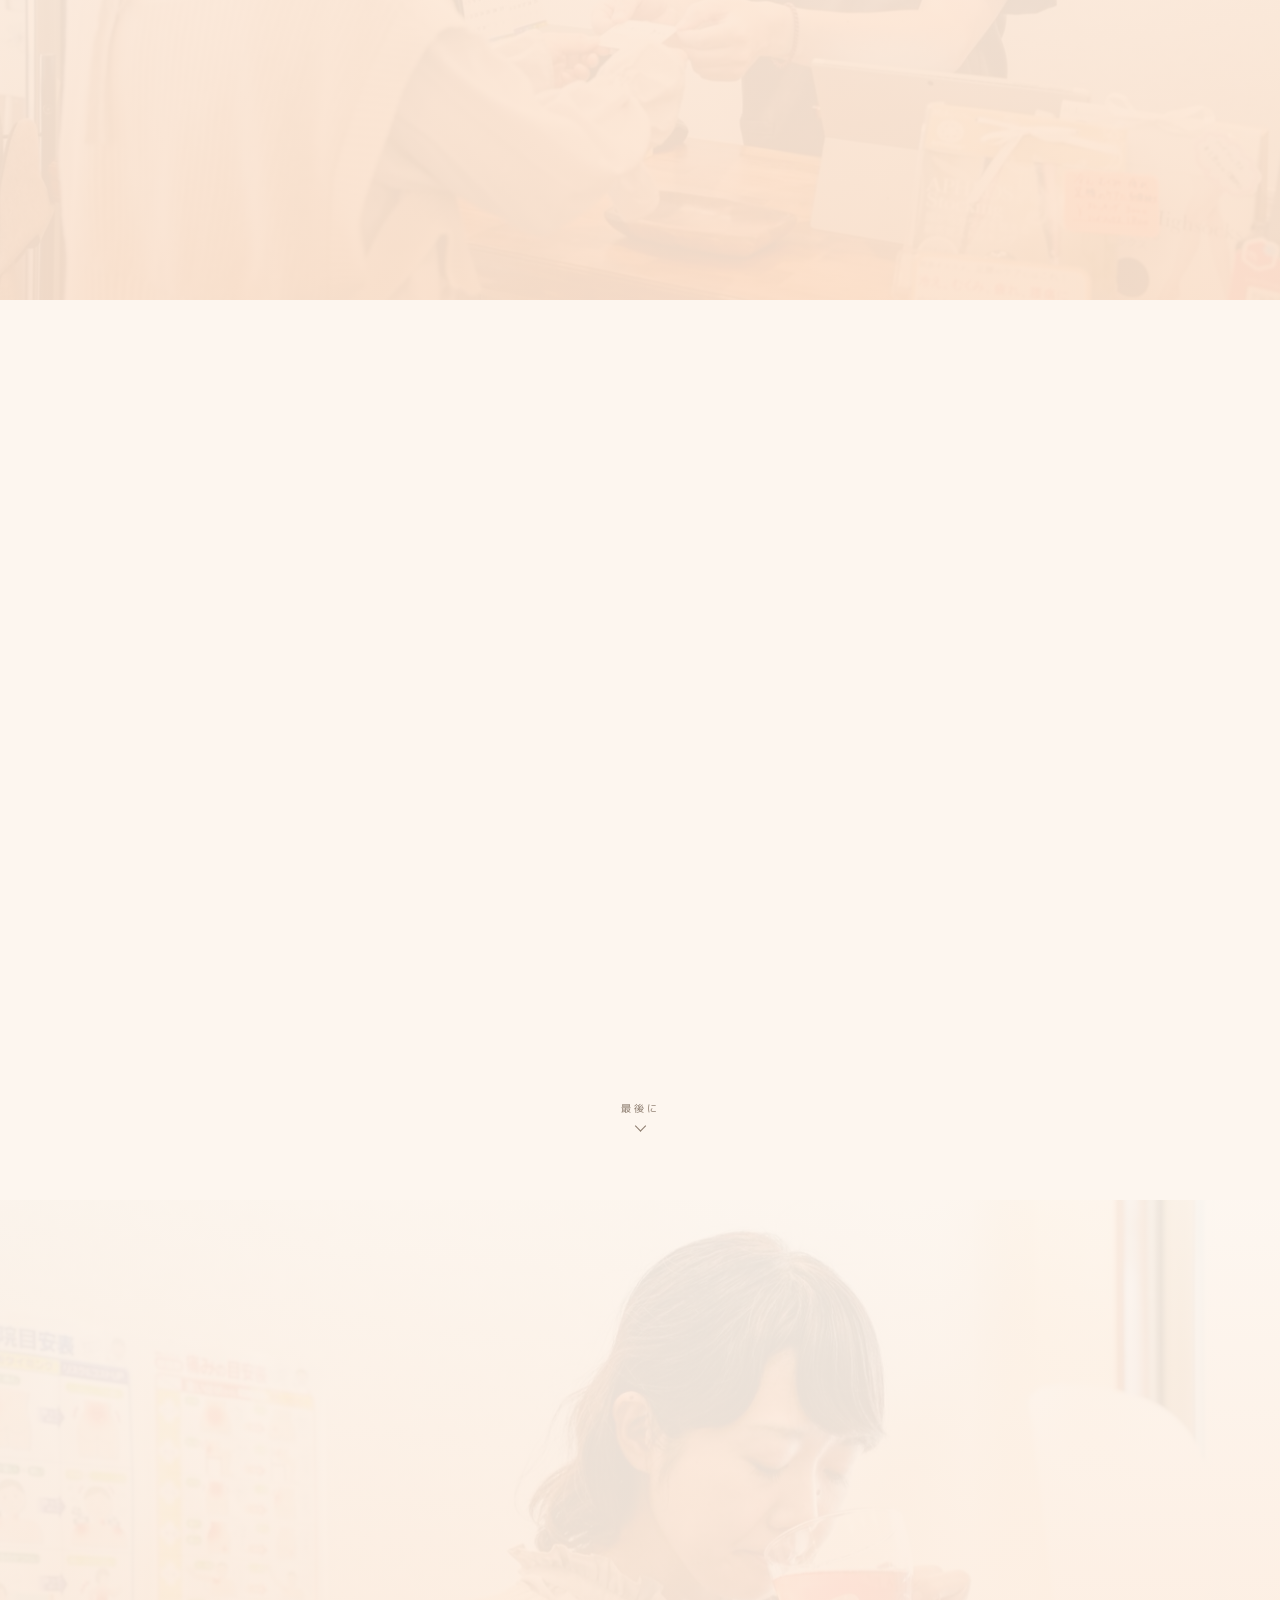
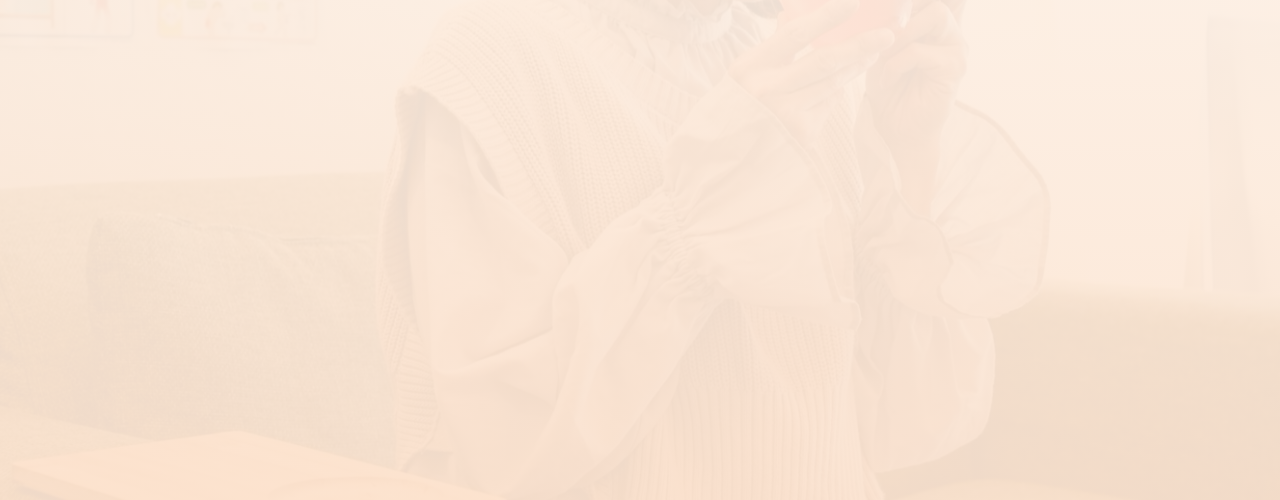
<file: lower-back/index.html>
<!DOCTYPE html>
<html lang="ja">
<head>
<meta charset="UTF-8">
<meta name="viewport" content="width=device-width, initial-scale=1.0, maximum-scale=1.0, user-scalable=no, viewport-fit=cover">
<title>慢性腰痛でお悩みの方へ｜いちる整体院 大阪・東成区</title>
<meta name="description" content="薬や湿布で治らない慢性腰痛に。大阪・東成区のいちる整体院。骨格×内臓×自律神経の同時調整で根本改善。初回限定¥1,980。">
<meta name="robots" content="noindex,nofollow">
<link rel="preconnect" href="https://fonts.googleapis.com">
<link rel="preconnect" href="https://fonts.gstatic.com" crossorigin>
<link href="https://fonts.googleapis.com/css2?family=M+PLUS+1p:wght@300;400;500;700;800&family=Oswald:wght@300;400;500;600;700&family=Shippori+Mincho:wght@500;700;800&display=swap" rel="stylesheet">
<link rel="stylesheet" href="../shared/styles.css">
</head>
<body>

<div class="progress" id="progress"></div>
<a href="#offer" class="floating-cta" id="floatingCta">初回¥1,980クーポンを見る</a>

<div class="swiper" id="swiper">

<section class="slide s-hero has-bg">
  <div class="bg-image" style="background-image: url('../shared/images/IMG_9395.jpg'); "></div>
  <span class="hero-tag reveal">大阪・東成区 / 腰痛専門アプローチ</span>
  <h1 class="hero-title mincho reveal d1"><span class="small">湿布とマッサージは、もう卒業。</span><span class="strike">繰り返す</span>慢性腰痛、<br><span class="accent">3ヶ月で楽に</span>。</h1>
  
  <div class="hero-coupon reveal d2">
    <div class="ribbon">先着10名様</div>
    <div class="price">
      <span class="old">¥11,000</span>
      <span class="new">¥1,980</span><small>(税込)</small>
    </div>
    <div class="desc">初回限定 体験コース 60分</div>
  </div>
  <div class="hero-meta reveal d3"><span>★ Google 4.9</span><span>累計4,200名</span><span>創業10年</span></div>
  <div class="hint">SWIPE UP<span class="arrow"></span></div>
</section>

<section class="slide s-pain">
  <p class="label reveal">こんなお悩みありませんか</p>
  <h2 class="section-h reveal d1">あなたの<span class="hl">「腰の不安」</span>、<br>もう何年続いていますか？</h2>
  <ul class="pain-list">
    <li class="reveal d2">朝起きるとき腰が固まっている</li><li class="reveal d2">立ち上がる瞬間にズキッとくる</li><li class="reveal d3">デスクワーク中の鈍痛が消えない</li><li class="reveal d3">湿布を貼っても根本は変わらない</li><li class="reveal d4">整骨院に通っても戻ってしまう</li><li class="reveal d4">重い物を持つのが怖い</li>
  </ul>
  <div class="hint">続きを見る<span class="arrow"></span></div>
</section>

<section class="slide s-truth">
  <p class="label reveal">— 多くの方が知らない事実 —</p>
  <h2 class="truth-title reveal d1">腰痛の<br><span class="hl">85%は</span><br><span class="hl">原因不明とされる</span>。</h2>
  <p class="truth-body reveal d2">病院の画像検査では何も見つからない——。それでも痛みは存在します。<strong>本当の原因は、姿勢・内臓・神経の連動の崩れ</strong>。そこにアプローチしないと根本改善しません。</p>
  <div class="hint">なぜ？<span class="arrow"></span></div>
</section>

<section class="slide s-cause">
  <p class="label reveal">不調が起きる流れ</p>
  <h2 class="section-h reveal d1">腰痛が慢性化する流れ</h2>
  <div class="cause-flow">
    <div class="step reveal d2">デスクワーク・運動不足</div><div class="arrow reveal d2"></div><div class="step reveal d3">骨盤の歪み・お腹の硬さ</div><div class="arrow reveal d3"></div><div class="step reveal d4">腰部の筋緊張・血流低下</div><div class="arrow reveal d4"></div><div class="step alert reveal d5">慢性的な腰痛</div>
  </div>
  <div class="hint">解決法<span class="arrow"></span></div>
</section>

<section class="slide s-solution dark">
  <p class="label reveal">いちる整体院の解決法</p>
  <h2 class="section-h reveal d1">腰だけじゃ治らない。<br>全身バランスで根本改善</h2>
  <div class="sol-card reveal d2">
    <h3 class="mincho">骨格 × 内臓 × 自律神経<br>同時調整</h3>
    <p>腰だけほぐしても戻ります。当院は<strong style="color: var(--pink);">骨盤・お腹・背骨</strong>を一連で調整。痛みの「原因の連鎖」を断ち切ります。</p>
    <div class="sol-grid"><div>骨盤<br>矯正</div><div>内臓<br>マニピュレーション</div><div>自律神経<br>調整</div></div>
  </div>
  <div class="hint">理由<span class="arrow"></span></div>
</section>

<section class="slide s-proof">
  <p class="label reveal">— 数字で見る実績 —</p>
  <h2 class="section-h reveal d1">10年間で<br><span class="hl">4,200名</span>が改善</h2>
  <div class="stats">
    
      <div class="stat reveal d2">
        <div class="num">96<small>%</small></div>
        <div class="lbl">改善実感率</div>
      </div>
    
      <div class="stat reveal d2">
        <div class="num">4.9<small>★</small></div>
        <div class="lbl">Google口コミ</div>
      </div>
    
      <div class="stat reveal d3">
        <div class="num">10<small>年</small></div>
        <div class="lbl">施術歴</div>
      </div>
    
      <div class="stat reveal d3">
        <div class="num">4,200<small>名</small></div>
        <div class="lbl">累計来院者</div>
      </div>
    
  </div>
  <div class="hint">お客様の声<span class="arrow"></span></div>
</section>

<section class="slide s-reviews">
  <p class="label reveal">お客様の声</p>
  <h2 class="section-h reveal d1">「<span class="hl">朝起きるのが</span>怖くなくなった」</h2>
  <div class="review reveal d2">
    <div class="stars">★★★★★</div>
    <p class="body">10年悩んだ慢性腰痛が、<span class="em">2ヶ月で別人</span>に。湿布も飲み薬も卒業できました。</p>
    <p class="name">— 40代男性・デスクワーク</p>
  </div>
  <div class="hint">次へ<span class="arrow"></span></div>
</section>

<section class="slide s-process">
  <p class="label reveal">FLOW / 初回の流れ</p>
  <h2 class="section-h reveal d1">初回は<span class="accent">約60分</span></h2>
  <div class="steps">
    
      <div class="step-item reveal d2">
        <div class="step-num">01</div>
        <div class="step-body">
          <div class="time">15分</div>
          <h4>カウンセリング</h4>
          <p>腰の状態・生活習慣・過去の治療歴を丁寧にヒアリング</p>
        </div>
        <div class="step-photo"><img src="../shared/images/IMG_9290.jpg" alt="カウンセリング"></div>
      </div>
    
      <div class="step-item reveal d3">
        <div class="step-num">02</div>
        <div class="step-body">
          <div class="time">10分</div>
          <h4>姿勢・骨盤チェック</h4>
          <p>歪みの原因部位を専門検査で可視化</p>
        </div>
        <div class="step-photo"><img src="../shared/images/IMG_9329.jpg" alt="姿勢・骨盤チェック"></div>
      </div>
    
      <div class="step-item reveal d4">
        <div class="step-num">03</div>
        <div class="step-body">
          <div class="time">30分</div>
          <h4>整体施術</h4>
          <p>ボキボキしない優しい手技で全身を調整</p>
        </div>
        <div class="step-photo"><img src="../shared/images/IMG_9395.jpg" alt="整体施術"></div>
      </div>
    
      <div class="step-item reveal d5">
        <div class="step-num">04</div>
        <div class="step-body">
          <div class="time">5分</div>
          <h4>セルフケア指導</h4>
          <p>再発を防ぐストレッチ・姿勢のコツをお伝えします</p>
        </div>
        <div class="step-photo"><img src="../shared/images/IMG_9349.jpg" alt="セルフケア指導"></div>
      </div>
    
  </div>
  <div class="hint">院長<span class="arrow"></span></div>
</section>

<section class="slide s-doctor dark">
  <p class="label reveal">院長プロフィール</p>
  <div class="doctor-img reveal d1">
    <img src="../shared/images/IMG_9500.jpg" alt="岡本 院長">
  </div>
  <div class="doctor-name mincho reveal d2">岡本 院長</div>
  <div class="doctor-title reveal d3">国家資格保有 / 施術歴10年</div>
  <p class="doctor-quote reveal d4">慢性腰痛は、<br>「諦めるもの」ではありません。<br>原因にアプローチすれば、<br>必ず変わります。</p>
  <div class="hint">院内紹介<span class="arrow"></span></div>
</section>

<section class="slide s-space">
  <div class="space-img reveal"><img src="../shared/images/IMG_9274.jpg" alt="院内"></div>
  <p class="space-tag reveal d1">CLEAN &amp; CALM</p>
  <h3 class="space-h reveal d2">「整体院」とは思えない<br>癒やしの空間</h3>
  <p class="space-p reveal d3">白を基調とした清潔な院内。<br>完全予約制の個室で、<br>心からリラックスして施術を受けられます。</p>
  <div class="hint">特別オファー<span class="arrow"></span></div>
</section>

<section class="slide s-offer has-bg" id="offer" data-hide-floating-cta="true">
  <div class="bg-image" style="background-image: url('../shared/images/IMG_9260.jpg'); "></div>
  <span class="offer-tag reveal">LIMITED OFFER</span>
  <h2 class="offer-h reveal d1">初回限定<br>腰痛改善体験コース</h2>
  <div class="price-card reveal d2">
    <div class="ribbon">先着10名様</div>
    <div class="label-in">通常価格 ¥11,000 のところ</div>
    <div class="price-discount">82% OFF</div>
    <div class="price-old">¥11,000</div>
    <div class="price-new">¥1,980<small>(税込)</small></div>
    <div class="price-note">カウンセリング+検査+施術 約60分<br>※2回目以降は通常料金<br>※当日キャンセル料なし</div>
  </div>
  <div class="hint">予約方法<span class="arrow"></span></div>
</section>

<section class="slide s-faq">
  <p class="label reveal">FAQ / よくある質問</p>
  <h2 class="section-h reveal d1">不安にすべてお応えします</h2>
  <div class="faq-list">
    
      <div class="faq-item reveal d2">
        <p class="q">施術は痛くないですか？</p>
        <p class="a">ほとんどありません。「イタ気持ちいい」とおっしゃる方がほとんどです。</p>
      </div>
    
      <div class="faq-item reveal d3">
        <p class="q">ヘルニアでも大丈夫？</p>
        <p class="a">整形外科で重度と診断されていない場合は対応可能。初回時にお伝えください。</p>
      </div>
    
      <div class="faq-item reveal d4">
        <p class="q">何回通うと効果が出ますか？</p>
        <p class="a">初回で変化を感じる方が多く、3ヶ月（6〜12回）で根本改善を目指します。</p>
      </div>
    
      <div class="faq-item reveal d5">
        <p class="q">服装は何を着ればいい？</p>
        <p class="a">動きやすい服装でお越しください。お着替えのご用意もございます。</p>
      </div>
    
  </div>
  <div class="hint">最後に<span class="arrow"></span></div>
</section>

<section class="slide s-cta has-bg" id="cta" data-hide-floating-cta="true">
  <div class="bg-image" style="background-image: url('../shared/images/IMG_9438.jpg'); "></div>
  <h2 class="cta-h mincho reveal">その一歩で、<br><span class="hl">腰の不安は変わります</span></h2>
  <p class="cta-sub reveal d1">初回限定 ¥1,980 体験コース<br>無理な勧誘は一切いたしません。</p>
  <a href="#" class="cta-btn cta-primary reveal d2">▶ LINEで予約する（24時間OK）</a><a href="tel:0612345678" class="cta-btn cta-secondary reveal d3">☎ 電話で予約 06-XXXX-XXXX</a><a href="#" class="cta-btn cta-tertiary reveal d4">Web予約フォーム</a>
  <p class="cta-info reveal d5"><strong>大阪市東成区</strong> / 地下鉄 今里駅 徒歩◯分<br>営業：10:00-20:00 / 不定休</p>
</section>
</div>

<script src="../shared/runtime.js"></script>
</body>
</html>
</file>
<file: shared/styles.css>
:root {
  --pink: #f3a68c;
  --coral: #ef8862;
  --olive: #777e41;
  --brown: #8d5e3c;
  --black: #333333;
  --white: #ffffff;
  --cream: #fdf6ef;
  --cream-2: #f9ece0;
  --paper: #fff9f3;
  --muted: #8a7a6c;
  --line: rgba(141, 94, 60, 0.15);
}

* { margin: 0; padding: 0; box-sizing: border-box; -webkit-tap-highlight-color: transparent; }

html {
  height: 100%;
  scroll-snap-type: y mandatory;
  scroll-behavior: smooth;
  overflow-y: scroll;
  -webkit-overflow-scrolling: touch;
  scrollbar-width: none;
  overscroll-behavior-y: contain;
}
html::-webkit-scrollbar { display: none; }

body {
  margin: 0;
  width: 100%;
  font-family: "M PLUS 1p", system-ui, sans-serif;
  color: var(--black);
  background: var(--cream);
  font-feature-settings: "palt";
  letter-spacing: 0.02em;
  -webkit-font-smoothing: antialiased;
}

.mincho { font-family: "Shippori Mincho", "Noto Serif JP", serif; }
.oswald { font-family: "Oswald", sans-serif; letter-spacing: 0.05em; }

.swiper {
  width: 100%;
}

.slide {
  height: 100svh;
  min-height: 100svh;
  width: 100%;
  scroll-snap-align: start;
  scroll-snap-stop: always;
  display: flex;
  flex-direction: column;
  justify-content: center;
  align-items: center;
  padding: max(env(safe-area-inset-top), 32px) 24px max(env(safe-area-inset-bottom), 100px);
  position: relative;
  overflow: hidden;
}

/* Background image with overlay helper */
.bg-image {
  position: absolute;
  inset: 0;
  z-index: 0;
  background-size: cover;
  background-position: center;
  background-repeat: no-repeat;
}
.bg-image::after {
  content: "";
  position: absolute;
  inset: 0;
  background: var(--bg-overlay, linear-gradient(180deg, rgba(253,246,239,0.92) 0%, rgba(252,229,211,0.95) 100%));
}
.slide.has-bg > *:not(.bg-image) { position: relative; z-index: 2; }

/* Progress dots */
.progress {
  position: fixed;
  right: 10px;
  top: 50%;
  transform: translateY(-50%);
  display: flex;
  flex-direction: column;
  gap: 6px;
  z-index: 50;
  pointer-events: none;
}
.progress span {
  width: 4px;
  height: 4px;
  border-radius: 50%;
  background: rgba(141, 94, 60, 0.25);
  transition: all 0.3s ease;
}
.progress span.active {
  background: var(--coral);
  height: 14px;
  border-radius: 2px;
}

/* Swipe hint */
.hint {
  position: absolute;
  bottom: 70px;
  left: 50%;
  transform: translateX(-50%);
  color: var(--muted);
  font-size: 10px;
  letter-spacing: 0.3em;
  animation: bob 1.6s ease-in-out infinite;
  text-align: center;
  z-index: 3;
}
.slide.dark .hint { color: rgba(255, 255, 255, 0.7); }
.hint .arrow {
  display: block;
  margin: 6px auto 0;
  width: 8px;
  height: 8px;
  border-right: 1.5px solid currentColor;
  border-bottom: 1.5px solid currentColor;
  transform: rotate(45deg);
}
@keyframes bob {
  0%, 100% { transform: translate(-50%, 0); opacity: 0.6; }
  50% { transform: translate(-50%, 5px); opacity: 1; }
}

/* Floating CTA */
.floating-cta {
  position: fixed;
  bottom: 16px;
  left: 50%;
  transform: translateX(-50%);
  background: linear-gradient(135deg, var(--coral) 0%, var(--pink) 100%);
  color: white;
  padding: 14px 28px;
  border-radius: 999px;
  text-decoration: none;
  font-weight: 700;
  font-size: 13px;
  box-shadow: 0 10px 24px rgba(239, 136, 98, 0.5);
  z-index: 40;
  opacity: 0;
  pointer-events: none;
  transition: opacity 0.3s ease;
  white-space: nowrap;
}
.floating-cta.show { opacity: 1; pointer-events: auto; }
.floating-cta::before { content: "▶ "; font-size: 11px; }

/* Common section parts */
.label {
  font-size: 11px;
  letter-spacing: 0.4em;
  color: var(--coral);
  margin-bottom: 14px;
  text-align: center;
}
.label::before { content: "—— "; }
.label::after { content: " ——"; }

.section-h {
  font-size: clamp(22px, 6.5vw, 30px);
  font-weight: 800;
  text-align: center;
  margin-bottom: 24px;
  line-height: 1.5;
  color: var(--black);
}
.section-h .hl {
  background: linear-gradient(transparent 60%, rgba(243, 166, 140, 0.4) 60%);
  padding: 0 4px;
}
.section-h .accent { color: var(--coral); }

/* ===== Hero ===== */
.s-hero { background: linear-gradient(180deg, var(--paper) 0%, var(--cream-2) 100%); }
.hero-tag {
  display: inline-block;
  font-size: 11px;
  letter-spacing: 0.3em;
  color: var(--brown);
  border: 1px solid var(--brown);
  padding: 5px 14px;
  border-radius: 999px;
  margin-bottom: 28px;
  background: rgba(255, 255, 255, 0.6);
}
.hero-title {
  font-size: clamp(26px, 7.5vw, 38px);
  line-height: 1.5;
  font-weight: 800;
  margin-bottom: 24px;
  text-align: center;
  color: var(--black);
}
.hero-title .accent { color: var(--coral); }
.hero-title .strike {
  color: var(--muted);
  text-decoration: line-through;
  text-decoration-color: var(--coral);
}
.hero-title .small {
  display: block;
  font-size: 60%;
  color: var(--brown);
  font-weight: 500;
  margin-bottom: 6px;
}
.hero-coupon {
  background: linear-gradient(135deg, var(--coral) 0%, var(--pink) 100%);
  color: white;
  padding: 18px 28px;
  border-radius: 12px;
  text-align: center;
  box-shadow: 0 10px 30px rgba(239, 136, 98, 0.4);
  margin-bottom: 20px;
  position: relative;
}
.hero-coupon::before, .hero-coupon::after {
  content: "";
  position: absolute;
  width: 14px;
  height: 14px;
  background: var(--cream);
  border-radius: 50%;
  top: 50%;
  transform: translateY(-50%);
}
.hero-coupon::before { left: -7px; }
.hero-coupon::after { right: -7px; }
.hero-coupon .ribbon { font-size: 10px; letter-spacing: 0.3em; opacity: 0.9; margin-bottom: 6px; }
.hero-coupon .price { font-family: "Oswald", sans-serif; font-size: 30px; font-weight: 700; line-height: 1; }
.hero-coupon .price .old { font-size: 14px; text-decoration: line-through; opacity: 0.7; margin-right: 8px; font-weight: 400; }
.hero-coupon .price .new { font-size: 36px; }
.hero-coupon .price small { font-size: 14px; font-weight: 400; }
.hero-coupon .desc { font-size: 11px; margin-top: 6px; opacity: 0.95; }
.hero-meta {
  display: flex;
  gap: 8px;
  flex-wrap: wrap;
  justify-content: center;
  font-size: 10px;
  color: var(--brown);
}
.hero-meta span {
  border: 1px solid var(--line);
  padding: 4px 10px;
  border-radius: 4px;
  background: rgba(255, 255, 255, 0.6);
}

/* ===== Pain ===== */
.s-pain { background: linear-gradient(180deg, #fff5ed 0%, #fce5d3 100%); }
.pain-list { list-style: none; width: 100%; max-width: 380px; margin-top: 4px; }
.pain-list li {
  background: white;
  border-left: 3px solid var(--coral);
  padding: 13px 16px;
  margin-bottom: 8px;
  font-size: 14px;
  line-height: 1.6;
  border-radius: 4px;
  box-shadow: 0 2px 8px rgba(141, 94, 60, 0.06);
  display: flex;
  align-items: center;
  gap: 10px;
}
.pain-list li::before {
  content: "✓";
  color: var(--coral);
  font-weight: 700;
  flex-shrink: 0;
  width: 20px;
  height: 20px;
  background: rgba(243, 166, 140, 0.15);
  border-radius: 50%;
  display: flex;
  align-items: center;
  justify-content: center;
  font-size: 11px;
}

/* ===== Empathy ===== */
.s-empathy { background: linear-gradient(180deg, var(--cream) 0%, var(--cream-2) 100%); }
.empathy-quote {
  font-family: "Shippori Mincho", serif;
  font-size: clamp(20px, 5.5vw, 26px);
  line-height: 1.85;
  text-align: center;
  color: var(--brown);
  max-width: 360px;
  padding: 24px;
  border-top: 1px solid var(--line);
  border-bottom: 1px solid var(--line);
}
.empathy-quote .em { color: var(--coral); font-weight: 700; }
.empathy-sub {
  font-size: 13px;
  color: var(--muted);
  margin-top: 18px;
  text-align: center;
  line-height: 1.85;
}

/* ===== Truth ===== */
.s-truth { background: linear-gradient(180deg, #fff7ed 0%, #fce5d3 100%); }
.truth-title {
  font-family: "Shippori Mincho", serif;
  font-size: clamp(22px, 6.5vw, 30px);
  line-height: 1.6;
  font-weight: 800;
  text-align: center;
  margin-bottom: 22px;
  color: var(--black);
}
.truth-title .hl { background: linear-gradient(transparent 60%, var(--pink) 60%); padding: 0 4px; }
.truth-body { font-size: 14px; line-height: 1.95; text-align: center; color: var(--black); max-width: 360px; }
.truth-body strong { color: var(--coral); font-weight: 700; }

/* ===== Cause ===== */
.s-cause { background: linear-gradient(180deg, var(--paper) 0%, var(--cream-2) 100%); }
.cause-flow { display: flex; flex-direction: column; align-items: center; gap: 6px; margin-top: 8px; width: 100%; max-width: 320px; }
.cause-flow .step {
  background: white;
  border: 1px solid var(--line);
  box-shadow: 0 4px 12px rgba(141, 94, 60, 0.08);
  padding: 12px 20px;
  border-radius: 8px;
  font-weight: 600;
  text-align: center;
  width: 100%;
  font-size: 14px;
  color: var(--brown);
}
.cause-flow .step.alert {
  background: linear-gradient(135deg, var(--coral) 0%, var(--pink) 100%);
  color: white;
  border-color: var(--coral);
  box-shadow: 0 8px 20px rgba(239, 136, 98, 0.35);
}
.cause-flow .arrow {
  width: 0;
  height: 0;
  border: 6px solid transparent;
  border-top-color: var(--brown);
  opacity: 0.5;
}

/* ===== Solution ===== */
.s-solution.dark {
  background:
    radial-gradient(ellipse at 30% 20%, rgba(243, 166, 140, 0.18), transparent 60%),
    linear-gradient(180deg, #2c1810 0%, #3d2415 100%);
  color: white;
}
.s-solution .label { color: var(--pink); }
.s-solution .section-h { color: white; }
.sol-card {
  background: rgba(255, 255, 255, 0.05);
  border: 1px solid rgba(243, 166, 140, 0.3);
  border-radius: 12px;
  padding: 22px;
  width: 100%;
  max-width: 380px;
  backdrop-filter: blur(8px);
}
.sol-card h3 {
  font-size: 16px;
  color: var(--pink);
  margin-bottom: 12px;
  border-bottom: 1px solid rgba(243, 166, 140, 0.3);
  padding-bottom: 10px;
  text-align: center;
}
.sol-card p { font-size: 13.5px; line-height: 1.85; color: rgba(255, 255, 255, 0.88); }
.sol-grid { display: grid; grid-template-columns: 1fr 1fr 1fr; gap: 8px; margin-top: 16px; }
.sol-grid div {
  background: rgba(243, 166, 140, 0.12);
  color: var(--pink);
  text-align: center;
  padding: 10px 4px;
  font-size: 11px;
  border-radius: 4px;
  line-height: 1.4;
  font-weight: 500;
}

/* ===== Points ===== */
.s-reasons { background: var(--paper); }
.point {
  background: white;
  border-radius: 12px;
  padding: 20px;
  width: 100%;
  max-width: 360px;
  box-shadow: 0 6px 20px rgba(141, 94, 60, 0.08);
  position: relative;
  margin-top: 14px;
}
.point .num {
  position: absolute;
  top: -14px;
  left: 20px;
  background: linear-gradient(135deg, var(--coral) 0%, var(--pink) 100%);
  color: white;
  font-family: "Oswald", sans-serif;
  font-size: 14px;
  padding: 4px 14px;
  border-radius: 999px;
  letter-spacing: 0.1em;
  box-shadow: 0 4px 12px rgba(239, 136, 98, 0.3);
}
.point h3 { font-size: 16px; color: var(--black); margin-bottom: 8px; margin-top: 4px; }
.point p { font-size: 13px; line-height: 1.8; color: var(--muted); }

/* ===== Stats ===== */
.s-proof { background: linear-gradient(180deg, var(--cream) 0%, var(--cream-2) 100%); }
.stats { display: grid; grid-template-columns: 1fr 1fr; gap: 10px; width: 100%; max-width: 360px; margin-bottom: 20px; }
.stat {
  background: white;
  border-radius: 10px;
  padding: 16px 10px;
  text-align: center;
  box-shadow: 0 4px 14px rgba(141, 94, 60, 0.06);
}
.stat .num { font-family: "Oswald", sans-serif; font-size: 32px; font-weight: 700; color: var(--coral); line-height: 1; }
.stat .num small { font-size: 14px; }
.stat .lbl { font-size: 10px; color: var(--muted); margin-top: 6px; letter-spacing: 0.05em; }

/* ===== Reviews ===== */
.s-reviews { background: var(--paper); }
.review {
  background: white;
  padding: 20px;
  border-radius: 10px;
  border-left: 3px solid var(--coral);
  max-width: 360px;
  width: 100%;
  box-shadow: 0 4px 14px rgba(141, 94, 60, 0.06);
}
.review .stars { color: #f5b342; font-size: 14px; margin-bottom: 8px; letter-spacing: 2px; }
.review .body { font-size: 14px; line-height: 1.85; margin-bottom: 12px; color: var(--black); }
.review .body .em { background: linear-gradient(transparent 60%, var(--pink) 60%); font-weight: 600; }
.review .name { font-size: 11px; color: var(--muted); border-top: 1px solid var(--line); padding-top: 10px; }

/* ===== Doubts ===== */
.s-doubts { background: linear-gradient(180deg, #fff5ed 0%, #fce5d3 100%); }
.doubts-h {
  font-family: "Shippori Mincho", serif;
  font-size: clamp(22px, 6.5vw, 30px);
  text-align: center;
  margin-bottom: 24px;
  color: var(--black);
  font-weight: 800;
}
.doubts-h .em { color: var(--coral); }
.doubt-list { width: 100%; max-width: 360px; }
.doubt-item {
  background: white;
  border-radius: 10px;
  padding: 14px 18px;
  margin-bottom: 10px;
  box-shadow: 0 4px 12px rgba(141, 94, 60, 0.06);
}
.doubt-item .q {
  font-size: 13px;
  font-weight: 700;
  color: var(--coral);
  margin-bottom: 6px;
  display: flex;
  align-items: flex-start;
  gap: 6px;
}
.doubt-item .q::before {
  content: "?";
  flex-shrink: 0;
  width: 18px;
  height: 18px;
  background: var(--coral);
  color: white;
  border-radius: 50%;
  font-size: 11px;
  display: flex;
  align-items: center;
  justify-content: center;
  font-weight: 700;
}
.doubt-item .a { font-size: 12.5px; line-height: 1.75; color: var(--black); padding-left: 24px; }

/* ===== Process ===== */
.s-process { background: white; }
.steps { width: 100%; max-width: 340px; }
.step-item { display: flex; align-items: center; gap: 14px; margin-bottom: 18px; position: relative; }
.step-item:not(:last-child)::before {
  content: "";
  position: absolute;
  left: 17px;
  top: 70px;
  bottom: -18px;
  width: 1px;
  background: var(--line);
}
.step-num {
  flex: 0 0 36px;
  height: 36px;
  border-radius: 50%;
  background: linear-gradient(135deg, var(--coral) 0%, var(--pink) 100%);
  color: white;
  display: flex;
  align-items: center;
  justify-content: center;
  font-weight: 700;
  font-size: 13px;
  font-family: "Oswald", sans-serif;
  z-index: 1;
  box-shadow: 0 4px 10px rgba(239, 136, 98, 0.3);
}
.step-body { flex: 1; }
.step-body h4 { font-size: 14px; margin-bottom: 4px; color: var(--black); }
.step-body .time { font-size: 10px; color: var(--coral); letter-spacing: 0.1em; margin-bottom: 4px; }
.step-body p { font-size: 12px; line-height: 1.75; color: var(--muted); }
.step-photo {
  flex: 0 0 56px;
  width: 56px;
  height: 56px;
  border-radius: 8px;
  overflow: hidden;
  background: var(--cream-2);
  box-shadow: 0 4px 10px rgba(141, 94, 60, 0.12);
}
.step-photo img { width: 100%; height: 100%; object-fit: cover; display: block; }

/* ===== Doctor ===== */
.s-doctor.dark {
  background:
    radial-gradient(ellipse at 50% 30%, rgba(243, 166, 140, 0.2), transparent 60%),
    linear-gradient(180deg, #3d2415 0%, #2c1810 100%);
  color: white;
}
.s-doctor .label { color: var(--pink); }
.doctor-img {
  width: 130px;
  height: 130px;
  border-radius: 50%;
  overflow: hidden;
  margin-bottom: 14px;
  border: 3px solid rgba(243, 166, 140, 0.5);
  box-shadow: 0 10px 30px rgba(239, 136, 98, 0.4);
  background: linear-gradient(135deg, var(--coral) 0%, var(--pink) 100%);
}
.doctor-img img { width: 100%; height: 100%; object-fit: cover; object-position: center; display: block; }
.doctor-name { font-family: "Shippori Mincho", serif; font-size: 22px; margin-bottom: 4px; color: white; }
.doctor-title { font-size: 11px; letter-spacing: 0.2em; color: var(--pink); margin-bottom: 18px; }
.doctor-quote {
  font-family: "Shippori Mincho", serif;
  font-size: 14px;
  line-height: 2;
  text-align: center;
  max-width: 340px;
  color: rgba(255, 255, 255, 0.92);
  border-top: 1px solid rgba(255, 255, 255, 0.15);
  border-bottom: 1px solid rgba(255, 255, 255, 0.15);
  padding: 18px 0;
}

/* ===== Space ===== */
.s-space { background: var(--paper); }
.space-img {
  width: 100%;
  max-width: 340px;
  aspect-ratio: 4/3;
  border-radius: 12px;
  margin-bottom: 18px;
  box-shadow: 0 10px 30px rgba(141, 94, 60, 0.2);
  overflow: hidden;
  background: #e8d4c0;
}
.space-img img { width: 100%; height: 100%; object-fit: cover; display: block; }
.space-tag { color: var(--coral); font-size: 11px; letter-spacing: 0.3em; margin-bottom: 6px; }
.space-h { font-family: "Shippori Mincho", serif; font-size: 18px; text-align: center; color: var(--black); margin-bottom: 10px; line-height: 1.6; }
.space-p { font-size: 13px; line-height: 1.8; text-align: center; color: var(--muted); max-width: 320px; }

/* ===== Offer ===== */
.s-offer { background: linear-gradient(180deg, var(--cream) 0%, var(--cream-2) 100%); }
.offer-tag {
  background: var(--coral);
  color: white;
  padding: 5px 16px;
  border-radius: 4px;
  font-size: 10px;
  letter-spacing: 0.3em;
  margin-bottom: 14px;
  font-weight: 700;
}
.offer-h { font-size: clamp(22px, 6.5vw, 28px); font-weight: 800; text-align: center; margin-bottom: 22px; line-height: 1.5; color: var(--black); }
.price-card {
  background: white;
  color: var(--black);
  padding: 28px 22px 22px;
  border-radius: 14px;
  text-align: center;
  width: 100%;
  max-width: 320px;
  box-shadow: 0 20px 40px rgba(141, 94, 60, 0.15);
  position: relative;
  border: 2px solid var(--coral);
}
.price-card .ribbon {
  position: absolute;
  top: -12px;
  left: 50%;
  transform: translateX(-50%);
  background: var(--coral);
  color: white;
  padding: 4px 18px;
  font-size: 10px;
  font-weight: 700;
  letter-spacing: 0.3em;
  border-radius: 4px;
  white-space: nowrap;
}
.price-card .label-in { font-size: 12px; color: var(--muted); margin-bottom: 8px; }
.price-old { font-size: 14px; color: var(--muted); text-decoration: line-through; margin-bottom: 4px; }
.price-discount {
  display: inline-block;
  background: var(--olive);
  color: white;
  font-size: 11px;
  padding: 2px 10px;
  border-radius: 4px;
  margin-bottom: 8px;
  font-weight: 700;
}
.price-new {
  font-family: "Oswald", sans-serif;
  font-size: 48px;
  font-weight: 700;
  color: var(--coral);
  line-height: 1;
  margin-bottom: 4px;
}
.price-new small { font-size: 18px; font-weight: 500; color: var(--brown); }
.price-note { font-size: 11px; color: var(--muted); margin-top: 12px; line-height: 1.6; }

/* ===== Reserve ===== */
.s-reserve { background: white; }
.reserve-steps { display: grid; grid-template-columns: 1fr 1fr; gap: 10px; width: 100%; max-width: 340px; }
.r-step { background: var(--paper); border-radius: 10px; padding: 14px 12px; text-align: center; }
.r-step .n { font-family: "Oswald", sans-serif; color: var(--coral); font-size: 22px; font-weight: 700; line-height: 1; margin-bottom: 6px; }
.r-step .t { font-size: 12px; line-height: 1.5; color: var(--black); font-weight: 600; }
.r-step .d { font-size: 10px; color: var(--muted); margin-top: 4px; line-height: 1.5; }
.reserve-time { font-family: "Shippori Mincho", serif; font-size: 18px; color: var(--coral); margin-top: 18px; text-align: center; }
.reserve-time strong { font-family: "Oswald", sans-serif; font-size: 30px; font-weight: 700; }

/* ===== FAQ ===== */
.s-faq { background: var(--cream); }
.faq-list { width: 100%; max-width: 360px; }
.faq-item { background: white; border-radius: 10px; padding: 14px 16px; margin-bottom: 8px; box-shadow: 0 2px 8px rgba(141, 94, 60, 0.05); }
.faq-item .q {
  font-size: 13px;
  font-weight: 700;
  color: var(--black);
  margin-bottom: 6px;
  display: flex;
  align-items: flex-start;
  gap: 8px;
}
.faq-item .q::before {
  content: "Q";
  font-family: "Oswald", sans-serif;
  flex-shrink: 0;
  width: 20px;
  height: 20px;
  background: var(--coral);
  color: white;
  border-radius: 50%;
  font-size: 11px;
  display: flex;
  align-items: center;
  justify-content: center;
  font-weight: 700;
}
.faq-item .a {
  font-size: 12px;
  line-height: 1.75;
  color: var(--muted);
  padding-left: 28px;
  display: flex;
  align-items: flex-start;
  gap: 8px;
}
.faq-item .a::before {
  content: "A";
  font-family: "Oswald", sans-serif;
  flex-shrink: 0;
  width: 20px;
  height: 20px;
  background: var(--olive);
  color: white;
  border-radius: 50%;
  font-size: 11px;
  display: flex;
  align-items: center;
  justify-content: center;
  font-weight: 700;
  margin-left: -28px;
}

/* ===== CTA ===== */
.s-cta { background: linear-gradient(180deg, var(--paper) 0%, var(--cream-2) 100%); }
.cta-h {
  font-family: "Shippori Mincho", serif;
  font-size: clamp(22px, 6.5vw, 28px);
  font-weight: 800;
  text-align: center;
  margin-bottom: 12px;
  line-height: 1.6;
}
.cta-h .hl { color: var(--coral); }
.cta-sub { font-size: 12px; text-align: center; color: var(--muted); margin-bottom: 24px; line-height: 1.85; }
.cta-btn {
  display: block;
  width: 100%;
  max-width: 320px;
  padding: 16px;
  border-radius: 999px;
  text-align: center;
  font-weight: 700;
  text-decoration: none;
  font-size: 15px;
  margin-bottom: 10px;
  transition: transform 0.15s ease;
  border: none;
  cursor: pointer;
}
.cta-btn:active { transform: scale(0.98); }
.cta-primary {
  background: linear-gradient(135deg, var(--coral) 0%, var(--pink) 100%);
  color: white;
  box-shadow: 0 10px 26px rgba(239, 136, 98, 0.4);
}
.cta-secondary { background: var(--olive); color: white; }
.cta-tertiary { background: white; color: var(--black); border: 1px solid var(--brown); }
.cta-info { font-size: 11px; color: var(--muted); text-align: center; margin-top: 18px; line-height: 1.8; }
.cta-info strong { color: var(--brown); }

/* Reveal animations */
.reveal {
  opacity: 0;
  transform: translateY(20px);
  transition: opacity 0.8s cubic-bezier(0.2, 0.8, 0.2, 1), transform 0.8s cubic-bezier(0.2, 0.8, 0.2, 1);
}
.slide.is-active .reveal { opacity: 1; transform: translateY(0); }
.reveal.d1 { transition-delay: 0.1s; }
.reveal.d2 { transition-delay: 0.2s; }
.reveal.d3 { transition-delay: 0.3s; }
.reveal.d4 { transition-delay: 0.4s; }
.reveal.d5 { transition-delay: 0.5s; }
.reveal.d6 { transition-delay: 0.6s; }

/* ===== Relumi-style additions ===== */

/* === ServiceFlow (3-step horizontal) === */
.s-serviceflow { background: linear-gradient(180deg, var(--paper) 0%, var(--cream-2) 100%); }
.flow3 { display: grid; grid-template-columns: 1fr 1fr 1fr; gap: 8px; width: 100%; max-width: 380px; margin-top: 8px; }
.flow3-step { background: white; border-radius: 10px; padding: 14px 8px; text-align: center; box-shadow: 0 4px 14px rgba(141,94,60,0.08); position: relative; }
.flow3-step .ico { width: 50px; height: 50px; margin: 0 auto 8px; border-radius: 50%; background: linear-gradient(135deg, var(--coral) 0%, var(--pink) 100%); display: flex; align-items: center; justify-content: center; color: white; font-family: "Oswald", sans-serif; font-size: 18px; font-weight: 700; }
.flow3-step .ico img { width: 100%; height: 100%; object-fit: cover; border-radius: 50%; }
.flow3-step h4 { font-size: 12px; color: var(--black); margin-bottom: 4px; line-height: 1.3; }
.flow3-step p { font-size: 10px; color: var(--muted); line-height: 1.5; }
.flow3-step:not(:last-child)::after { content: "▶"; position: absolute; right: -8px; top: 50%; transform: translateY(-50%); color: var(--coral); font-size: 10px; z-index: 2; }

/* === MenuGrid (4 service tiles) === */
.s-menu { background: var(--paper); }
.menu-grid { display: grid; grid-template-columns: 1fr 1fr; gap: 10px; width: 100%; max-width: 360px; }
.menu-tile { background: white; border-radius: 10px; padding: 14px 10px; text-align: center; box-shadow: 0 4px 14px rgba(141,94,60,0.08); border: 1px solid var(--line); }
.menu-tile .photo { width: 100%; aspect-ratio: 4/3; border-radius: 6px; overflow: hidden; margin-bottom: 8px; background: var(--cream-2); }
.menu-tile .photo img { width: 100%; height: 100%; object-fit: cover; }
.menu-tile h4 { font-size: 13px; color: var(--black); margin-bottom: 4px; }
.menu-tile p { font-size: 11px; color: var(--muted); line-height: 1.5; }
.menu-note { font-size: 11px; color: var(--muted); text-align: center; margin-top: 14px; line-height: 1.7; max-width: 320px; }

/* === BeforeAfter === */
.s-beforeafter { background: white; }
.ba-wrap { width: 100%; max-width: 360px; }
.ba-pair { display: grid; grid-template-columns: 1fr auto 1fr; gap: 10px; align-items: center; margin-bottom: 16px; }
.ba-side { background: var(--cream-2); border-radius: 10px; overflow: hidden; aspect-ratio: 1/1; position: relative; box-shadow: 0 4px 14px rgba(141,94,60,0.08); }
.ba-side img { width: 100%; height: 100%; object-fit: cover; }
.ba-side .lbl { position: absolute; top: 6px; left: 6px; background: rgba(255,255,255,0.92); color: var(--brown); font-size: 10px; padding: 3px 8px; border-radius: 4px; letter-spacing: 0.1em; font-weight: 700; }
.ba-side.after .lbl { background: var(--coral); color: white; }
.ba-arrow { font-family: "Oswald", sans-serif; color: var(--coral); font-size: 18px; font-weight: 700; }
.ba-result { background: linear-gradient(135deg, var(--coral) 0%, var(--pink) 100%); color: white; border-radius: 10px; padding: 12px 16px; text-align: center; font-weight: 700; font-size: 14px; box-shadow: 0 6px 16px rgba(239,136,98,0.3); margin-top: 10px; }
.ba-result small { display: block; font-size: 11px; font-weight: 400; opacity: 0.95; margin-top: 4px; }

/* === Persistence === */
.s-persistence { background: linear-gradient(180deg, #fff7ed 0%, #fce5d3 100%); }
.persist-card { background: white; border-radius: 14px; padding: 22px; max-width: 360px; width: 100%; box-shadow: 0 10px 26px rgba(141,94,60,0.12); }
.persist-card .pkey { font-family: "Oswald", sans-serif; color: var(--coral); font-size: 13px; letter-spacing: 0.2em; margin-bottom: 8px; text-align: center; }
.persist-card h3 { font-family: "Shippori Mincho", serif; font-size: 18px; text-align: center; margin-bottom: 14px; color: var(--black); line-height: 1.55; }
.persist-card .diagram { display: flex; align-items: center; justify-content: space-between; gap: 4px; margin: 14px 0; }
.persist-card .pday { flex: 1; text-align: center; }
.persist-card .pday .d { font-family: "Oswald", sans-serif; font-size: 14px; color: var(--brown); font-weight: 700; margin-bottom: 4px; }
.persist-card .pday .bar { height: 6px; background: linear-gradient(90deg, rgba(243,166,140,0.3) 0%, var(--coral) 100%); border-radius: 999px; }
.persist-card .pday:nth-child(1) .bar { width: 30%; background: rgba(243,166,140,0.4); }
.persist-card .pday:nth-child(2) .bar { width: 60%; }
.persist-card .pday:nth-child(3) .bar { width: 100%; }
.persist-card p { font-size: 13px; line-height: 1.85; color: var(--black); text-align: center; }
.persist-card p strong { color: var(--coral); }

/* === PointFull (single POINT as fullscreen slide) === */
.s-pointfull { background: white; }
.s-pointfull.alt { background: linear-gradient(180deg, #fff7ed 0%, #fce5d3 100%); }
.pf-num { font-family: "Oswald", sans-serif; color: var(--coral); font-size: 14px; letter-spacing: 0.3em; margin-bottom: 6px; }
.pf-num .big { font-size: 60px; line-height: 1; display: block; font-weight: 700; color: var(--coral); margin-top: -4px; }
.pf-h { font-family: "Shippori Mincho", serif; font-size: clamp(22px, 6.5vw, 28px); text-align: center; margin-bottom: 16px; line-height: 1.55; font-weight: 800; }
.pf-h .hl { background: linear-gradient(transparent 60%, var(--pink) 60%); padding: 0 4px; }
.pf-img { width: 100%; max-width: 320px; aspect-ratio: 4/3; border-radius: 12px; overflow: hidden; box-shadow: 0 10px 26px rgba(141,94,60,0.15); margin-bottom: 16px; background: var(--cream-2); }
.pf-img img { width: 100%; height: 100%; object-fit: cover; }
.pf-body { font-size: 13.5px; line-height: 1.95; text-align: center; max-width: 340px; color: var(--black); }
.pf-body strong { color: var(--coral); }

/* === CTA Ribbon (inline mid-page CTA) === */
.cta-ribbon-row { display: flex; justify-content: center; margin-top: 16px; }
.cta-ribbon-row a { background: var(--coral); color: white; text-decoration: none; padding: 12px 28px; border-radius: 999px; font-weight: 700; font-size: 13px; display: inline-flex; align-items: center; gap: 8px; box-shadow: 0 8px 20px rgba(239,136,98,0.4); }
.cta-ribbon-row a::after { content: "▶"; }
.arrows-down { color: var(--coral); font-size: 14px; letter-spacing: 0.3em; text-align: center; margin-top: 14px; line-height: 1; }

/* ==================== Premium components ==================== */

/* Premium hero (dense composition) */
.s-hero-premium {
  background: linear-gradient(180deg, #fff9f3 0%, #fce5d3 100%);
  padding: 18px 16px max(env(safe-area-inset-bottom), 56px) !important;
  justify-content: flex-start;
  gap: 8px;
}
.s-hero-premium .ph-tag-row {
  display: flex; align-items: center; gap: 6px;
  background: var(--brown); color: white;
  padding: 5px 14px; border-radius: 999px;
  font-size: 10px; letter-spacing: 0.15em; font-weight: 700;
}
.s-hero-premium .ph-tag-row .div { width: 1px; height: 10px; background: rgba(255,255,255,0.4); }

.ph-h {
  font-family: "Shippori Mincho", serif;
  font-size: clamp(13px, 3.6vw, 16px);
  text-align: center; line-height: 1.55; font-weight: 600;
  color: var(--brown); margin-top: 2px;
}
.ph-h .big {
  display: block;
  font-size: clamp(36px, 11vw, 54px);
  font-weight: 900; color: var(--coral);
  letter-spacing: 0.02em; line-height: 1.1;
  margin: 4px 0;
  text-shadow: 0 2px 0 rgba(255,255,255,0.5);
}
.ph-h .big .accent { color: var(--brown); font-size: 70%; }
.ph-h .strong-q { 
  display: inline-block;
  background: linear-gradient(transparent 60%, rgba(243,166,140,0.5) 60%);
  padding: 0 4px; font-weight: 700;
}

/* Photo strip with speech bubble */
.ph-photo-row {
  position: relative; width: 100%; max-width: 420px;
  display: flex; align-items: center; gap: 8px; margin: 4px 0;
}
.ph-photo {
  flex: 1; aspect-ratio: 4/3; border-radius: 10px;
  overflow: hidden; box-shadow: 0 6px 18px rgba(141,94,60,0.18);
}
.ph-photo img { width: 100%; height: 100%; object-fit: cover; }
.ph-bubble {
  flex: 0 0 110px;
  background: white; border-radius: 14px;
  padding: 10px 12px; font-size: 11px; line-height: 1.5;
  color: var(--brown); font-weight: 700;
  box-shadow: 0 4px 14px rgba(141,94,60,0.15);
  position: relative; text-align: center;
}
.ph-bubble::after {
  content: ""; position: absolute; left: -8px; top: 50%;
  transform: translateY(-50%);
  border: 6px solid transparent;
  border-right-color: white;
}
.ph-bubble strong { color: var(--coral); display: block; font-size: 12px; margin-bottom: 2px; }

/* Laurel trust badges 3-up */
.laurel-row {
  display: grid; grid-template-columns: 1fr 1fr 1fr;
  gap: 4px; width: 100%; max-width: 380px;
}
.laurel {
  position: relative; text-align: center; padding: 4px 2px;
}
.laurel::before, .laurel::after {
  content: ""; position: absolute; top: 4px; bottom: 4px; width: 14px;
  background-repeat: no-repeat; background-position: center;
  background-size: contain;
  background-image: url("data:image/svg+xml;utf8,<svg xmlns='http://www.w3.org/2000/svg' viewBox='0 0 16 60' fill='none' stroke='%238d5e3c' stroke-width='1.2'><path d='M14 2 Q4 14 14 28 Q4 42 14 58'/><path d='M12 8 Q8 10 8 14'/><path d='M11 16 Q7 18 7 22'/><path d='M11 24 Q7 26 7 30'/><path d='M11 32 Q7 34 7 38'/><path d='M11 40 Q7 42 7 46'/><path d='M12 50 Q8 52 8 56'/></svg>");
}
.laurel::before { left: 0; }
.laurel::after { right: 0; transform: scaleX(-1); }
.laurel .ico { font-family: "Oswald", sans-serif; color: var(--coral); font-size: 11px; font-weight: 700; letter-spacing: 0.1em; }
.laurel .num {
  font-family: "Shippori Mincho", serif;
  font-weight: 800; font-size: 16px; color: var(--brown);
  margin: 2px 0 1px; letter-spacing: 0.02em;
}
.laurel .num small { font-size: 10px; }
.laurel .lbl { font-size: 9px; color: var(--muted); letter-spacing: 0.05em; }

/* Premium offer card */
.ph-offer {
  position: relative; width: 100%; max-width: 380px;
  background: linear-gradient(180deg, #fff7ed 0%, #ffeede 100%);
  border: 2px solid var(--coral); border-radius: 14px;
  padding: 14px 16px 12px; margin-top: 4px;
  box-shadow: 0 10px 28px rgba(239,136,98,0.22);
}
.ph-offer .ribbon-l {
  position: absolute; left: -2px; top: 12px;
  background: var(--coral); color: white;
  padding: 5px 10px 5px 8px;
  font-size: 10px; font-weight: 700; letter-spacing: 0.1em;
  line-height: 1.3; max-width: 64px; text-align: center;
}
.ph-offer .ribbon-l::after {
  content: ""; position: absolute; right: -10px; top: 0; bottom: 0;
  width: 0; border: 12px solid transparent;
  border-left-color: var(--coral);
}
.ph-offer .ph-offer-h {
  font-size: 11px; color: var(--brown); margin-left: 64px;
  letter-spacing: 0.05em; margin-bottom: 4px; font-weight: 700;
}
.ph-offer .ph-price-row {
  display: flex; align-items: baseline; justify-content: center;
  gap: 8px; margin-top: 2px;
}
.ph-offer .old { font-size: 14px; color: var(--muted); text-decoration: line-through; }
.ph-offer .arrow-r { color: var(--coral); font-size: 14px; }
.ph-offer .new {
  font-family: "Oswald", sans-serif; font-weight: 700;
  font-size: 44px; color: var(--coral); line-height: 1;
}
.ph-offer .new .yen { font-size: 26px; vertical-align: top; line-height: 1.2; margin-right: 2px; }
.ph-offer .new small { font-size: 12px; font-weight: 500; color: var(--brown); margin-left: 2px; }

/* Star burst badge */
.starburst {
  position: absolute; right: -8px; top: -10px;
  width: 64px; height: 64px;
  background: var(--coral); color: white;
  font-family: "Oswald", sans-serif; font-weight: 700;
  display: flex; flex-direction: column; align-items: center; justify-content: center;
  font-size: 11px; line-height: 1;
  clip-path: polygon(50% 0%, 61% 13%, 78% 5%, 80% 23%, 97% 25%, 90% 41%, 100% 56%, 84% 64%, 87% 82%, 70% 78%, 63% 95%, 50% 84%, 37% 95%, 30% 78%, 13% 82%, 16% 64%, 0% 56%, 10% 41%, 3% 25%, 20% 23%, 22% 5%, 39% 13%);
  transform: rotate(-12deg);
}
.starburst .pct { font-size: 18px; margin-bottom: 2px; }
.starburst .off { font-size: 10px; letter-spacing: 0.1em; }

/* Coral check list */
.ph-checks {
  width: 100%; max-width: 360px;
  display: flex; flex-direction: column; gap: 4px; margin-top: 2px;
}
.ph-checks li {
  background: white; border-radius: 999px;
  padding: 7px 14px 7px 32px;
  font-size: 11.5px; line-height: 1.4; color: var(--brown);
  position: relative; box-shadow: 0 2px 8px rgba(141,94,60,0.06);
  list-style: none;
}
.ph-checks li::before {
  content: "✓"; position: absolute; left: 8px; top: 50%;
  transform: translateY(-50%);
  width: 18px; height: 18px; background: var(--coral); color: white;
  border-radius: 50%; font-size: 11px; font-weight: 700;
  display: flex; align-items: center; justify-content: center;
}

/* 4 trust icons row */
.feat4 {
  display: grid; grid-template-columns: repeat(4, 1fr);
  gap: 6px; width: 100%; max-width: 380px; margin-top: 2px;
}
.feat4 .it {
  background: rgba(255,255,255,0.7); border-radius: 8px;
  padding: 6px 4px; text-align: center;
  border: 1px solid var(--line);
}
.feat4 .it svg { width: 22px; height: 22px; margin: 0 auto 2px; display: block; }
.feat4 .it .lbl { font-size: 9px; color: var(--brown); font-weight: 700; line-height: 1.3; }
.feat4 .it .sub { font-size: 8px; color: var(--muted); line-height: 1.3; margin-top: 1px; }

/* Premium CTA button */
.cta-pro {
  display: flex; align-items: center; justify-content: center;
  gap: 8px; width: 100%; max-width: 360px;
  background: linear-gradient(135deg, var(--coral) 0%, #d97350 100%);
  color: white; text-decoration: none;
  padding: 14px 24px; border-radius: 999px;
  font-weight: 700; font-size: 15px;
  box-shadow: 0 8px 22px rgba(239,136,98,0.45), inset 0 -3px 0 rgba(0,0,0,0.1);
  position: relative;
  margin-top: 2px;
  letter-spacing: 0.03em;
}
.cta-pro::after {
  content: "▶"; font-size: 11px;
  background: white; color: var(--coral);
  width: 22px; height: 22px; border-radius: 50%;
  display: inline-flex; align-items: center; justify-content: center;
  margin-left: 4px;
}
.cta-pro-pretext {
  font-size: 11px; color: var(--brown); text-align: center;
  font-weight: 700; margin-bottom: -2px; letter-spacing: 0.05em;
}
.cta-pro-pretext::before, .cta-pro-pretext::after { content: "▼"; color: var(--coral); margin: 0 6px; font-size: 9px; }

/* Decorative section header (dual-line) */
.deco-h {
  text-align: center; position: relative;
  margin-bottom: 12px;
}
.deco-h .pre {
  font-size: 10px; letter-spacing: 0.4em; color: var(--coral);
  font-weight: 700; margin-bottom: 4px;
}
.deco-h .pre::before, .deco-h .pre::after { content: "✦"; margin: 0 8px; }
.deco-h h2 {
  font-family: "Shippori Mincho", serif;
  font-size: clamp(20px, 5.8vw, 26px);
  font-weight: 800; line-height: 1.5; color: var(--black);
}
.deco-h h2 .hl {
  background: linear-gradient(transparent 60%, var(--pink) 60%);
  padding: 0 4px;
}
.deco-h h2 .accent { color: var(--coral); }
.deco-h .post {
  width: 32px; height: 2px;
  background: var(--coral); margin: 8px auto 0;
}

/* Premium pain item with bigger pictogram */
.s-pain.pro { background: linear-gradient(180deg, #fff5ed 0%, #fce5d3 50%, #fbd9bf 100%); }
.s-pain.pro .pain-list li {
  padding: 14px 16px 14px 44px; position: relative;
  font-weight: 600;
}
.s-pain.pro .pain-list li::before {
  position: absolute; left: 12px; top: 50%; transform: translateY(-50%);
  width: 24px; height: 24px; font-size: 12px;
  background: linear-gradient(135deg, var(--coral) 0%, var(--pink) 100%);
}
.s-pain.pro .pain-pictogram {
  display: flex; justify-content: center; gap: 14px;
  margin-bottom: 16px;
}
.s-pain.pro .pain-pictogram .pic {
  width: 60px; height: 60px; border-radius: 50%;
  background: white; border: 2px solid var(--coral);
  display: flex; align-items: center; justify-content: center;
  font-size: 24px;
  box-shadow: 0 6px 14px rgba(141,94,60,0.12);
}

/* Premium review with photo */
.review-pro {
  background: white; border-radius: 16px; padding: 18px;
  max-width: 360px; width: 100%;
  box-shadow: 0 10px 26px rgba(141,94,60,0.12);
  position: relative; overflow: hidden;
}
.review-pro::before {
  content: "“"; position: absolute; top: -10px; left: 12px;
  font-family: "Shippori Mincho", serif;
  font-size: 80px; color: rgba(243,166,140,0.25);
  line-height: 1; font-weight: 700;
}
.review-pro .head { display: flex; align-items: center; gap: 12px; margin-bottom: 10px; position: relative; }
.review-pro .head .avatar {
  width: 48px; height: 48px; border-radius: 50%;
  background: linear-gradient(135deg, var(--coral) 0%, var(--pink) 100%);
  flex-shrink: 0; overflow: hidden;
}
.review-pro .head .avatar img { width: 100%; height: 100%; object-fit: cover; }
.review-pro .head .meta .stars { color: #f5b342; font-size: 12px; letter-spacing: 2px; }
.review-pro .head .meta .name { font-size: 11px; color: var(--muted); font-weight: 600; }
.review-pro .body { font-size: 13.5px; line-height: 1.85; color: var(--black); position: relative; }
.review-pro .body .em {
  background: linear-gradient(transparent 60%, var(--pink) 60%);
  font-weight: 700; padding: 0 2px;
}
.review-pro .tag {
  display: inline-block; background: var(--cream-2); color: var(--brown);
  font-size: 10px; padding: 3px 8px; border-radius: 4px;
  margin-top: 8px; letter-spacing: 0.05em;
}

/* Comparative card (vs other) */
.compare-card {
  display: grid; grid-template-columns: 1fr 1fr; gap: 0;
  width: 100%; max-width: 360px;
  border-radius: 12px; overflow: hidden;
  box-shadow: 0 10px 26px rgba(141,94,60,0.12);
}
.compare-card .col {
  padding: 14px 12px; text-align: center;
}
.compare-card .col.bad {
  background: #f0e7dc; color: var(--muted);
}
.compare-card .col.good {
  background: linear-gradient(135deg, var(--coral) 0%, var(--pink) 100%);
  color: white;
}
.compare-card .col h4 {
  font-size: 12px; margin-bottom: 8px;
  font-weight: 700; letter-spacing: 0.05em;
}
.compare-card .col ul { list-style: none; text-align: left; }
.compare-card .col li {
  font-size: 11.5px; line-height: 1.5; padding: 4px 0 4px 18px;
  position: relative;
}
.compare-card .col.bad li::before { content: "×"; position: absolute; left: 0; color: var(--muted); font-weight: 700; }
.compare-card .col.good li::before { content: "✓"; position: absolute; left: 0; color: white; font-weight: 700; }


/* === Image Hero with hotspots === */
.s-image-hero {
  padding: 0 !important;
  background: var(--cream);
  align-items: center;
  justify-content: center;
}
.image-hero-wrap {
  position: relative;
  width: 100%;
  max-width: 480px;
  margin: 0 auto;
}
.image-hero-img {
  display: block;
  width: 100%;
  height: auto;
  max-height: 100svh;
  object-fit: contain;
}
.hotspot {
  position: absolute;
  display: block;
  background: transparent;
  cursor: pointer;
  text-decoration: none;
  border-radius: 8px;
  transition: background 0.15s ease;
  -webkit-tap-highlight-color: rgba(239, 136, 98, 0.3);
}
.hotspot:active { background: rgba(239, 136, 98, 0.15); }
.hotspot.debug {
  background: rgba(239, 136, 98, 0.25);
  outline: 2px dashed var(--coral);
}
</file>
